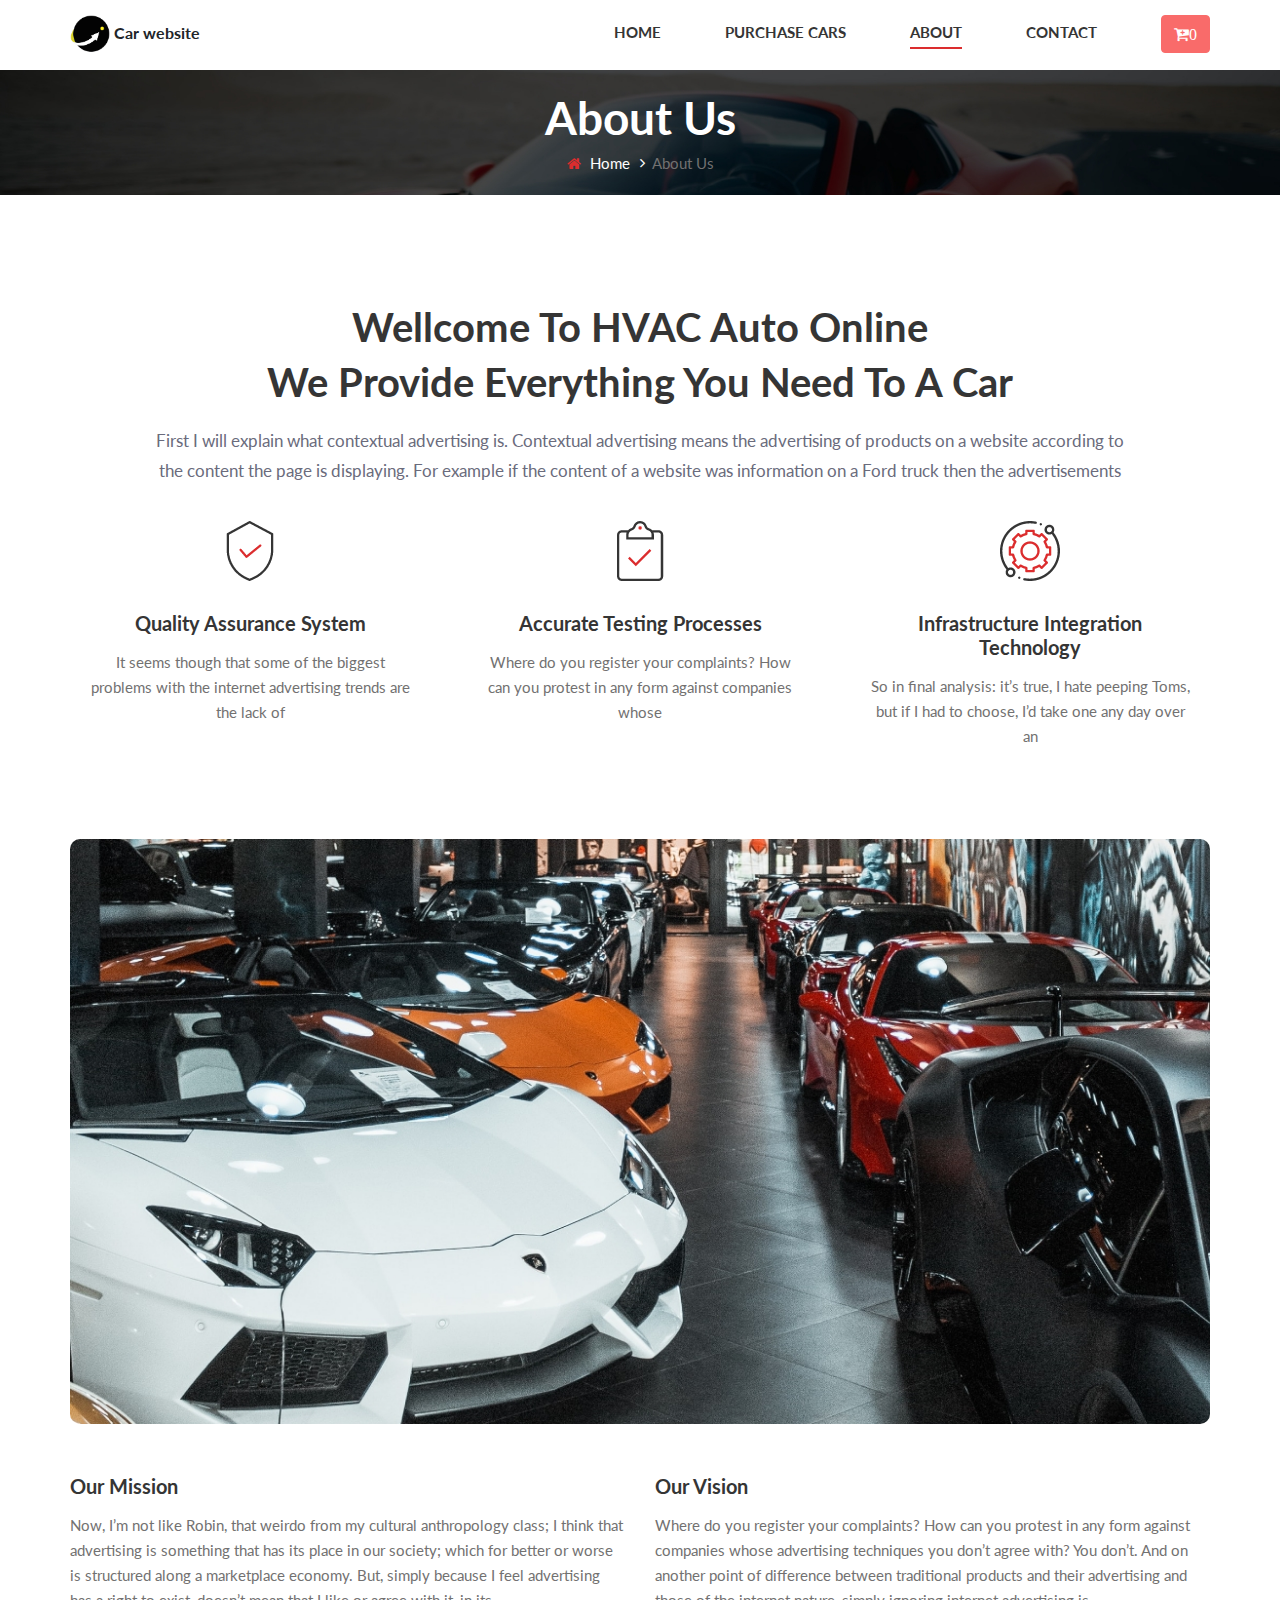
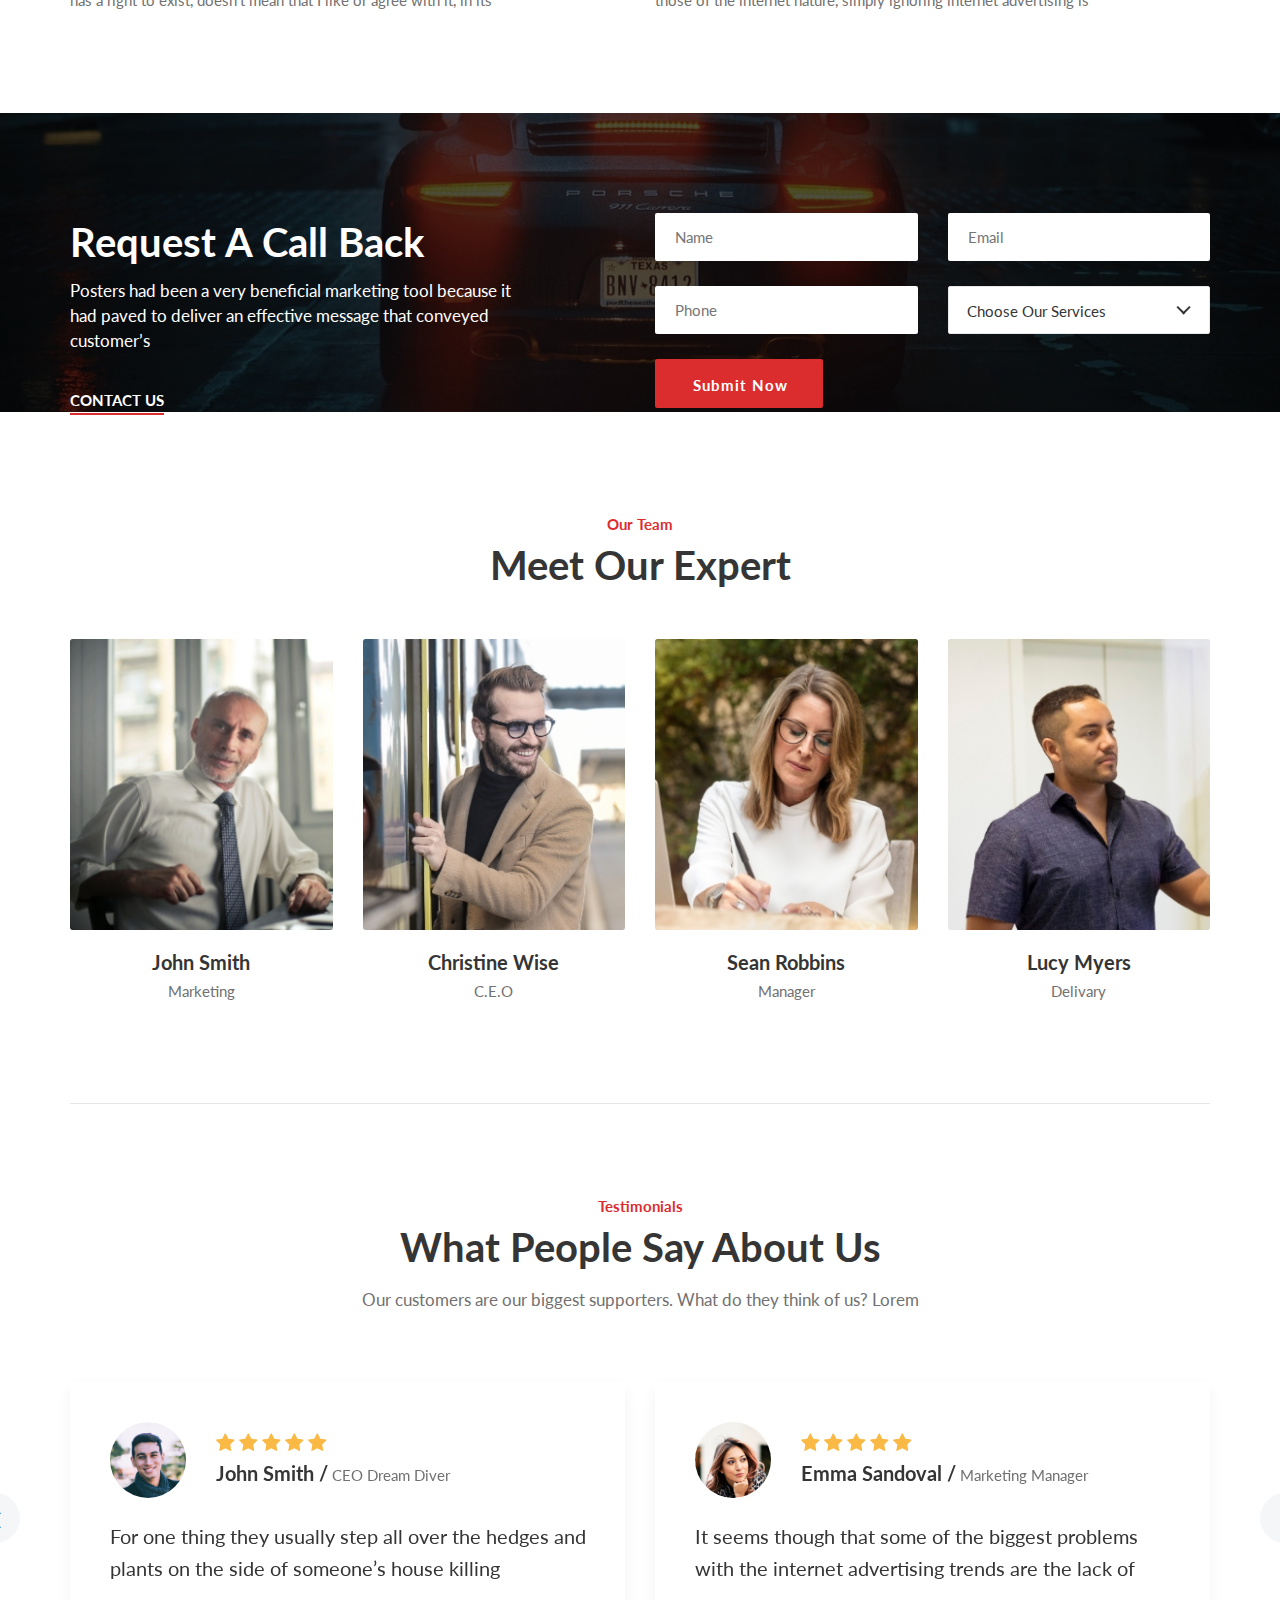
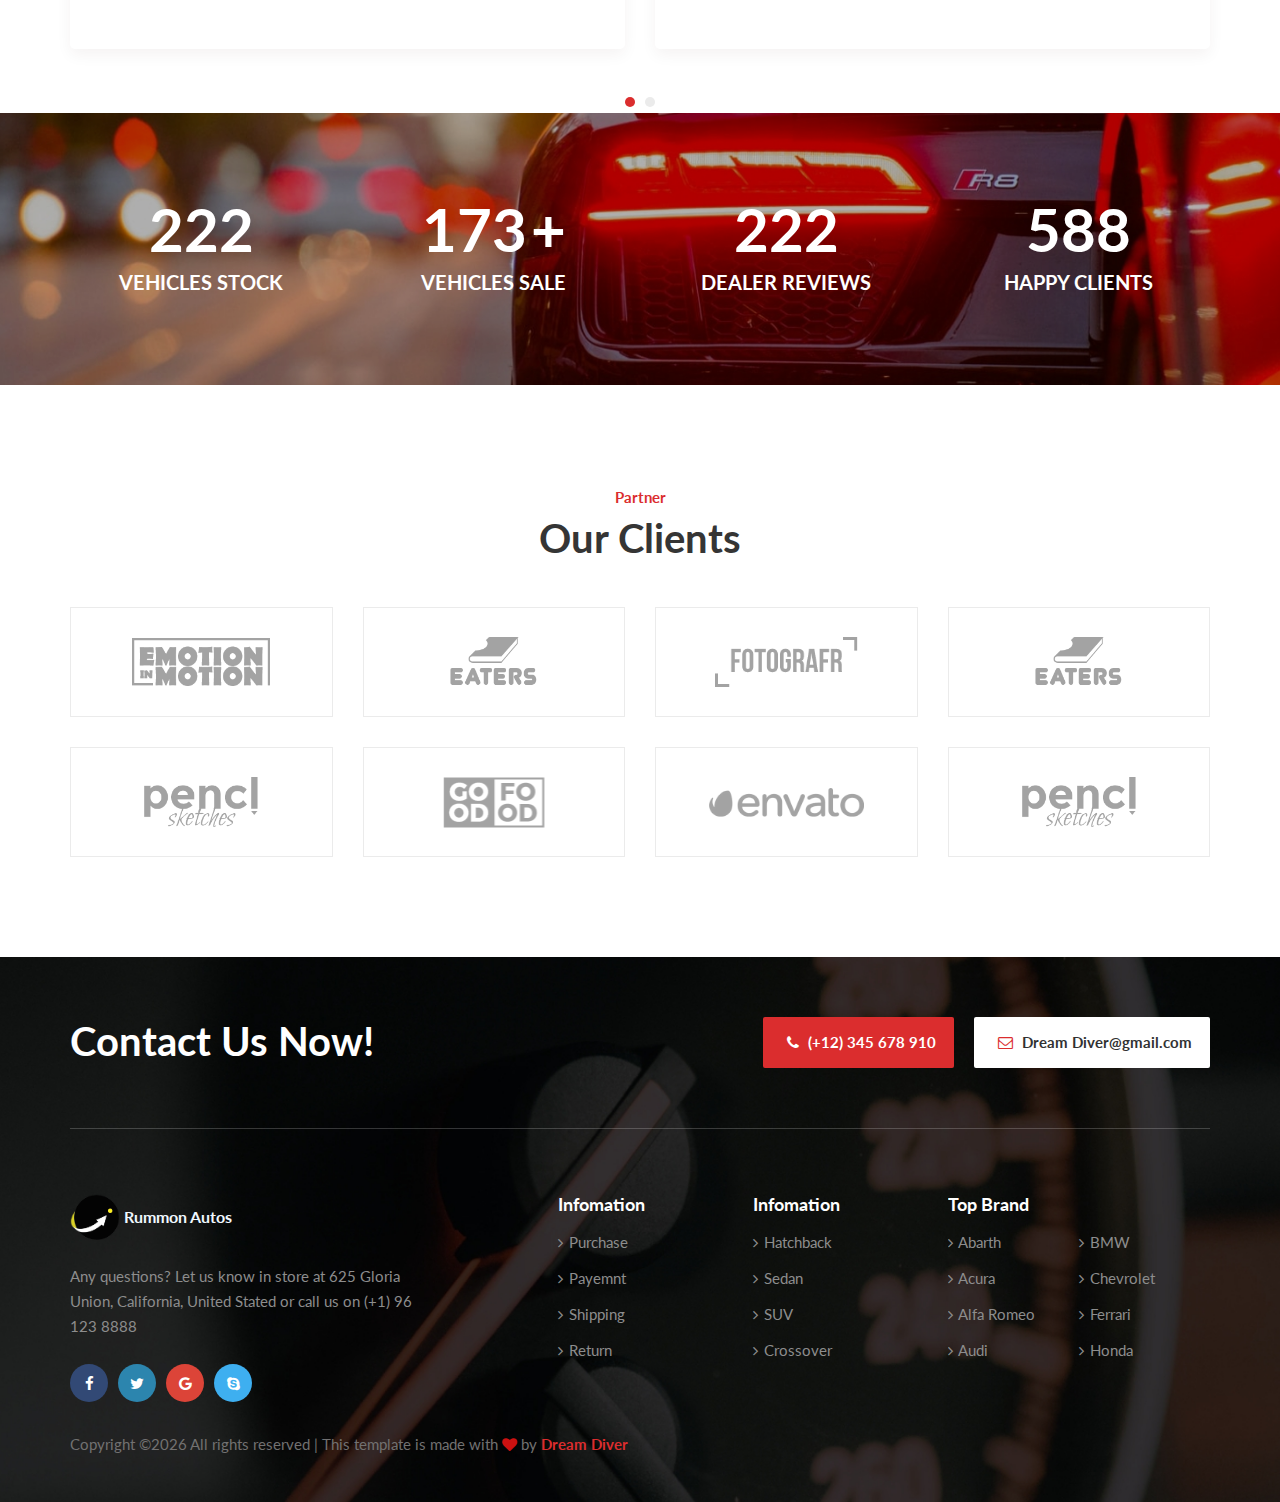
<file: about.html>
<!DOCTYPE html>
<html lang="zxx">

<head>
    <meta charset="UTF-8">
    <meta name="description" content="Car Website">
    <meta name="keywords" content="HVAC, unica, creative, html">
    <meta name="viewport" content="width=device-width, initial-scale=1.0">
    <meta http-equiv="X-UA-Compatible" content="ie=edge">
    <title>Car Website</title>

    <!-- Google Font -->
    <link href="https://fonts.googleapis.com/css2?family=Lato:wght@300;400;700;900&display=swap" rel="stylesheet">

    <!-- Css Styles -->
    <link rel="stylesheet" href="css/bootstrap.min.css" type="text/css">
    <link rel="stylesheet" href="css/font-awesome.min.css" type="text/css">
    <link rel="stylesheet" href="css/elegant-icons.css" type="text/css">
    <link rel="stylesheet" href="css/nice-select.css" type="text/css">
    <link rel="stylesheet" href="css/magnific-popup.css" type="text/css">
    <link rel="stylesheet" href="css/jquery-ui.min.css" type="text/css">
    <link rel="stylesheet" href="css/owl.carousel.min.css" type="text/css">
    <link rel="stylesheet" href="css/slicknav.min.css" type="text/css">
    <link rel="stylesheet" href="css/style.css" type="text/css">
    <link rel="stylesheet" href="css/custom.css">
    <link rel="stylesheet" href="css/add-to-card.css">
    <link rel="stylesheet" href="css/checkout.css">

</head>

<body>
    <!-- Page Preloder -->
    <div id="preloder">
        <div class="loader"></div>
    </div>

    <!-- Offcanvas Menu Begin -->
    <div class="offcanvas-menu-overlay"></div>
    <div class="offcanvas-menu-wrapper">
        <!-- <div class="offcanvas__widget">
            <a href="#"><i class="fa fa-cart-plus"></i></a>
            <a href="#" class="search-switch"><i class="fa fa-search"></i></a>
            <a href="#" class="primary-btn">Add Car</a>
        </div>
        <div class="offcanvas__logo">
            <a href="./index.html"><img src="img/logo.png" alt=""></a>
            
        </div> -->
        <div id="mobile-menu-wrap"></div>
        <button type="button" class="btn btn-success my-2 my-sm-0" data-toggle="modal" data-target="#staticBackdrop">
                <i class="fa fa-cart-plus  total-count"></i>
        </button>
        <!-- <ul class="offcanvas__widget__add">
            <li><i class="fa fa-clock-o"></i> Week day: 08:00 am to 18:00 pm</li>
            <li><i class="fa fa-envelope-o"></i> Info.dreamdiver.com</li>
        </ul>
        <div class="offcanvas__phone__num">
            <i class="fa fa-phone"></i>
            <span>(+12) 345 678 910</span>
        </div>
        <div class="offcanvas__social">
            <a href="#"><i class="fa fa-facebook"></i></a>
            <a href="#"><i class="fa fa-twitter"></i></a>
            <a href="#"><i class="fa fa-google"></i></a>
            <a href="#"><i class="fa fa-instagram"></i></a>
        </div> -->
    </div>
    <!-- Offcanvas Menu End -->

    <!-- Header Section Begin -->
    <header class="header fixed-header">
        <!-- <div class="header__top">
            <div class="container">
                <div class="row">
                    <div class="col-lg-7">
                        <ul class="header__top__widget">
                            <li><i class="fa fa-clock-o"></i> Week day: 08:00 am to 18:00 pm</li>
                            <li><i class="fa fa-envelope-o"></i> Info.dreamdiver@gmail.com</li>
                        </ul>
                    </div>
                    <div class="col-lg-5">
                        <div class="header__top__right">
                            <div class="header__top__phone">
                                <i class="fa fa-phone"></i>
                                <span>(+12) 345 678 910</span>
                            </div>
                            <div class="header__top__social">
                                <a href="#"><i class="fa fa-facebook"></i></a>
                                <a href="#"><i class="fa fa-twitter"></i></a>
                                <a href="#"><i class="fa fa-google"></i></a>
                                <a href="#"><i class="fa fa-instagram"></i></a>
                            </div>
                        </div>
                    </div>
                </div>
            </div>
        </div> -->
        <div class="container">
            <div class="row">
                <div class="col-lg-2">
                    <div class="header__logo">
                        <a class="header-logo" href="./index.html"><img src="img/logo.png" alt=""></a> <b>Car website</b> 
                        
                    </div>
                </div>
                <div class="col-lg-10">
                    <div class="header__nav">
                        <nav class="header__menu">
                            <ul>
                                <li class=""><a href="./index.html">Home</a></li>
                                <!-- <li><a href="./car.html">Cars</a></li> -->
                                <li><a href="#">Purchase Cars</a>
                                    <ul class="dropdown">
                                        <li class="dropdown-li"><a href="./new.html">New Car</a></li>
                                        <li class="dropdown-li"><a href="./used.html">Used Car</a></li>
                                        <li class="dropdown-li"><a href="./recondition.html">Recondition Car</a></li>
                                    </ul>
                                </li>
                                <!-- <li><a href="./blog.html">Blog</a></li>
                                <li><a href="#">Pages</a>
                                    <ul class="dropdown">
                                        <li><a href="./about.html">About Us</a></li>
                                        <li><a href="./car-details.html">Car Details</a></li>
                                        <li><a href="./blog-details.html">Blog Details</a></li>
                                    </ul>
                                </li> -->
                                <li class="active"><a href="./about.html">About</a></li>
                                <li><a href="./contact.html">Contact</a></li>
                                
                            </ul>
                        </nav>
                        <div class="header__nav__widget">
                            <div class="header__nav__widget__btn">
                                
                                <!-- <a href="#" class="search-switch"><i class="fa fa-search"></i></a> -->
                                 <button type="button" class="btn btn-success my-2 my-sm-0" data-toggle="modal"
                                    data-target="#staticBackdrop">
                                     <i class="fa fa-cart-plus  total-count"></i>
                                 </button>
                            </div>
                            <!-- <a href="#" class="primary-btn">Add Car</a> -->
                        </div>
                    </div>
                </div>
            </div>
            <div class="canvas__open">
                <span class="fa fa-bars"></span>
            </div>
        </div>
    </header>
    <!-- Header Section End -->

    <!-- Breadcrumb End -->
    <div class="breadcrumb-option set-bg" data-setbg="img/breadcrumb-bg.jpg">
        <div class="container">
            <div class="row">
                <div class="col-lg-12 text-center">
                    <div class="breadcrumb__text">
                        <h2>About Us</h2>
                        <div class="breadcrumb__links">
                            <a href="./index.html"><i class="fa fa-home"></i> Home</a>
                            <span>About Us</span>
                        </div>
                    </div>
                </div>
            </div>
        </div>
    </div>
    <!-- Breadcrumb Begin -->

    <!-- About Us Section Begin -->
    <section class="about spad">
        <div class="container">
            <div class="row">
                <div class="col-lg-12">
                    <div class="section-title about-title">
                        <h2>Wellcome To HVAC Auto Online <br />We Provide Everything You Need To A Car</h2>
                        <p>First I will explain what contextual advertising is. Contextual advertising means the
                            advertising of products on a website according to<br /> the content the page is displaying.
                            For example if the content of a website was information on a Ford truck then the
                            advertisements</p>
                    </div>
                </div>
            </div>
            <div class="about__feature">
                <div class="row">
                    <div class="col-lg-4 col-md-6 col-sm-6">
                        <div class="about__feature__item">
                            <img src="img/about/af-1.png" alt="">
                            <h5>Quality Assurance System</h5>
                            <p>It seems though that some of the biggest problems with the internet advertising trends
                                are the lack of</p>
                        </div>
                    </div>
                    <div class="col-lg-4 col-md-6 col-sm-6">
                        <div class="about__feature__item">
                            <img src="img/about/af-2.png" alt="">
                            <h5>Accurate Testing Processes</h5>
                            <p>Where do you register your complaints? How can you protest in any form against companies
                                whose</p>
                        </div>
                    </div>
                    <div class="col-lg-4 col-md-6 col-sm-6">
                        <div class="about__feature__item">
                            <img src="img/about/af-3.png" alt="">
                            <h5>Infrastructure Integration Technology</h5>
                            <p>So in final analysis: it’s true, I hate peeping Toms, but if I had to choose, I’d take
                                one any day over an</p>
                        </div>
                    </div>
                </div>
            </div>
            <div class="row">
                <div class="col-lg-12">
                    <div class="about__pic">
                        <img src="img/about/about-pic.jpg" alt="">
                    </div>
                </div>
                <div class="col-lg-6 col-md-6 col-sm-6">
                    <div class="about__item">
                        <h5>Our Mission</h5>
                        <p>Now, I’m not like Robin, that weirdo from my cultural anthropology class; I think that
                            advertising is something that has its place in our society; which for better or worse is
                            structured along a marketplace economy. But, simply because I feel advertising has a right
                            to exist, doesn’t mean that I like or agree with it, in its</p>
                    </div>
                </div>
                <div class="col-lg-6 col-md-6 col-sm-6">
                    <div class="about__item">
                        <h5>Our Vision</h5>
                        <p>Where do you register your complaints? How can you protest in any form against companies
                            whose advertising techniques you don’t agree with? You don’t. And on another point of
                            difference between traditional products and their advertising and those of the internet
                            nature, simply ignoring internet advertising is </p>
                    </div>
                </div>
            </div>
        </div>
    </section>
    <!-- About Us Section End -->

    <!-- Call Section Begin -->
    <section class="call spad set-bg" data-setbg="img/about/call-bg.jpg">
        <div class="container">
            <div class="row">
                <div class="col-lg-5 col-md-6">
                    <div class="call__text">
                        <div class="section-title">
                            <h2>Request A Call Back</h2>
                            <p>Posters had been a very beneficial marketing tool because it had paved to deliver an
                                effective message that conveyed customer’s</p>
                        </div>
                        <a href="#">Contact Us</a>
                    </div>
                </div>
                <div class="col-lg-6 offset-lg-1 col-md-6">
                    <form action="#" class="call__form">
                        <div class="row">
                            <div class="col-lg-6">
                                <input type="text" placeholder="Name">
                            </div>
                            <div class="col-lg-6">
                                <input type="text" placeholder="Email">
                            </div>
                            <div class="col-lg-6">
                                <input type="text" placeholder="Phone">
                            </div>
                            <div class="col-lg-6">
                                <select>
                                    <option value="">Choose Our Services</option>
                                    <option value="">Buy Cars</option>
                                    <option value="">Sell Cars</option>
                                    <option value="">Wash Cars</option>
                                </select>
                            </div>
                        </div>
                        <button type="submit" class="site-btn">Submit Now</button>
                    </form>
                </div>
            </div>
        </div>
    </section>
    <!-- Call Section End -->

    <!-- Team Section Begin -->
    <section class="team spad">
        <div class="container">
            <div class="row">
                <div class="col-lg-12">
                    <div class="section-title team-title">
                        <span>Our Team</span>
                        <h2>Meet Our Expert</h2>
                    </div>
                </div>
            </div>
            <div class="row">
                <div class="col-lg-3 col-sm-6">
                    <div class="team__item">
                        <div class="team__item__pic">
                            <img src="img/about/team-1.jpg" alt="">
                        </div>
                        <div class="team__item__text">
                            <h5>John Smith</h5>
                            <span>Marketing</span>
                        </div>
                    </div>
                </div>
                <div class="col-lg-3 col-sm-6">
                    <div class="team__item">
                        <div class="team__item__pic">
                            <img src="img/about/team-2.jpg" alt="">
                        </div>
                        <div class="team__item__text">
                            <h5>Christine Wise</h5>
                            <span>C.E.O</span>
                        </div>
                    </div>
                </div>
                <div class="col-lg-3 col-sm-6">
                    <div class="team__item">
                        <div class="team__item__pic">
                            <img src="img/about/team-3.jpg" alt="">
                        </div>
                        <div class="team__item__text">
                            <h5>Sean Robbins</h5>
                            <span>Manager</span>
                        </div>
                    </div>
                </div>
                <div class="col-lg-3 col-sm-6">
                    <div class="team__item">
                        <div class="team__item__pic">
                            <img src="img/about/team-4.jpg" alt="">
                        </div>
                        <div class="team__item__text">
                            <h5>Lucy Myers</h5>
                            <span>Delivary</span>
                        </div>
                    </div>
                </div>
            </div>
        </div>
    </section>
    <!-- Team Section End -->

    <!-- Testimonial Section Begin -->
    <section class="testimonial spad">
        <div class="container">
            <div class="row">
                <div class="col-lg-12">
                    <div class="section-title testimonial-title">
                        <span>Testimonials</span>
                        <h2>What People Say About Us</h2>
                        <p>Our customers are our biggest supporters. What do they think of us? Lorem</p>
                    </div>
                </div>
            </div>
            <div class="row">
                <div class="testimonial__slider owl-carousel">
                    <div class="col-lg-6">
                        <div class="testimonial__item">
                            <div class="testimonial__item__author">
                                <div class="testimonial__item__author__pic">
                                    <img src="img/testimonial/testimonial-1.png" alt="">
                                </div>
                                <div class="testimonial__item__author__text">
                                    <div class="rating">
                                        <i class="fa fa-star"></i>
                                        <i class="fa fa-star"></i>
                                        <i class="fa fa-star"></i>
                                        <i class="fa fa-star"></i>
                                        <i class="fa fa-star"></i>
                                    </div>
                                    <h5>John Smith /<span> CEO Dream Diver</span></h5>
                                </div>
                            </div>
                            <p>For one thing they usually step all over the hedges and plants on the side of someone’s
                                house killing</p>
                        </div>
                    </div>
                    <div class="col-lg-6">
                        <div class="testimonial__item">
                            <div class="testimonial__item__author">
                                <div class="testimonial__item__author__pic">
                                    <img src="img/testimonial/testimonial-2.png" alt="">
                                </div>
                                <div class="testimonial__item__author__text">
                                    <div class="rating">
                                        <i class="fa fa-star"></i>
                                        <i class="fa fa-star"></i>
                                        <i class="fa fa-star"></i>
                                        <i class="fa fa-star"></i>
                                        <i class="fa fa-star"></i>
                                    </div>
                                    <h5>Emma Sandoval /<span> Marketing Manager</span></h5>
                                </div>
                            </div>
                            <p>It seems though that some of the biggest problems with the internet advertising trends
                                are the lack of</p>
                        </div>
                    </div>
                    <div class="col-lg-6">
                        <div class="testimonial__item">
                            <div class="testimonial__item__author">
                                <div class="testimonial__item__author__pic">
                                    <img src="img/testimonial/testimonial-1.png" alt="">
                                </div>
                                <div class="testimonial__item__author__text">
                                    <div class="rating">
                                        <i class="fa fa-star"></i>
                                        <i class="fa fa-star"></i>
                                        <i class="fa fa-star"></i>
                                        <i class="fa fa-star"></i>
                                        <i class="fa fa-star"></i>
                                    </div>
                                    <h5>John Smith /<span> CEO Dream Diver</span></h5>
                                </div>
                            </div>
                            <p>For one thing they usually step all over the hedges and plants on the side of someone’s
                                house killing</p>
                        </div>
                    </div>
                    <div class="col-lg-6">
                        <div class="testimonial__item">
                            <div class="testimonial__item__author">
                                <div class="testimonial__item__author__pic">
                                    <img src="img/testimonial/testimonial-2.png" alt="">
                                </div>
                                <div class="testimonial__item__author__text">
                                    <div class="rating">
                                        <i class="fa fa-star"></i>
                                        <i class="fa fa-star"></i>
                                        <i class="fa fa-star"></i>
                                        <i class="fa fa-star"></i>
                                        <i class="fa fa-star"></i>
                                    </div>
                                    <h5>Emma Sandoval /<span> Marketing Manager</span></h5>
                                </div>
                            </div>
                            <p>It seems though that some of the biggest problems with the internet advertising trends
                                are the lack of</p>
                        </div>
                    </div>
                </div>
            </div>
        </div>
    </section>
    <!-- Testimonial Section End -->

    <!-- Counter Begin -->
    <div class="counter spad set-bg" data-setbg="img/counter-bg.jpg">
        <div class="container">
            <div class="row">
                <div class="col-lg-3 col-md-6 col-sm-6">
                    <div class="counter__item">
                        <h2 class="counter-num">1922</h2>
                        <p>Vehicles Stock</p>
                    </div>
                </div>
                <div class="col-lg-3 col-md-6 col-sm-6">
                    <div class="counter__item">
                        <h2 class="counter-num">1500</h2>
                        <strong>+</strong>
                        <p>Vehicles Sale</p>
                    </div>
                </div>
                <div class="col-lg-3 col-md-6 col-sm-6">
                    <div class="counter__item">
                        <h2 class="counter-num">1922</h2>
                        <p>Dealer Reviews</p>
                    </div>
                </div>
                <div class="col-lg-3 col-md-6 col-sm-6">
                    <div class="counter__item">
                        <h2 class="counter-num">5100</h2>
                        <p>Happy Clients</p>
                    </div>
                </div>
            </div>
        </div>
    </div>
    <!-- Counter End -->

    <!-- Clients Begin -->
    <div class="clients spad">
        <div class="container">
            <div class="row">
                <div class="col-lg-12">
                    <div class="section-title client-title">
                        <span>Partner</span>
                        <h2>Our Clients</h2>
                    </div>
                </div>
            </div>
            <div class="row">
                <div class="col-lg-3 col-md-4 col-sm-6">
                    <a href="#" class="client__item">
                        <img src="img/clients/client-1.png" alt="">
                    </a>
                </div>
                <div class="col-lg-3 col-md-4 col-sm-6">
                    <a href="#" class="client__item">
                        <img src="img/clients/client-2.png" alt="">
                    </a>
                </div>
                <div class="col-lg-3 col-md-4 col-sm-6">
                    <a href="#" class="client__item">
                        <img src="img/clients/client-3.png" alt="">
                    </a>
                </div>
                <div class="col-lg-3 col-md-4 col-sm-6">
                    <a href="#" class="client__item">
                        <img src="img/clients/client-2.png" alt="">
                    </a>
                </div>
                <div class="col-lg-3 col-md-4 col-sm-6">
                    <a href="#" class="client__item">
                        <img src="img/clients/client-4.png" alt="">
                    </a>
                </div>
                <div class="col-lg-3 col-md-4 col-sm-6">
                    <a href="#" class="client__item">
                        <img src="img/clients/client-5.png" alt="">
                    </a>
                </div>
                <div class="col-lg-3 col-md-4 col-sm-6">
                    <a href="#" class="client__item">
                        <img src="img/clients/client-6.png" alt="">
                    </a>
                </div>
                <div class="col-lg-3 col-md-4 col-sm-6">
                    <a href="#" class="client__item">
                        <img src="img/clients/client-7.png" alt="">
                    </a>
                </div>
            </div>
        </div>
    </div>
    <!-- Clients End -->

        <!-- modal add-to-card-->
        <div class="modal fade" id="staticBackdrop" data-backdrop="static" data-keyboard="false" tabindex="-1" aria-labelledby="staticBackdropLabel" aria-hidden="true">
            <div class="modal-dialog modal-dialog-centered">
              <div class="modal-content">
                <div class="modal-header">
                  <h5 class="modal-title" id="staticBackdropLabel">Your Cart</h5>
                  <button type="button" class="close" data-dismiss="modal" aria-label="Close">
                    <span aria-hidden="true">&times;</span>
                  </button>
                </div>
                <div class="modal-body modal-pd">
                  <table class="show-cart table">
                  </table>
                  <div class="grand-total">Total price: $<span class="total-cart"></span></div>
                </div>
                <div class="modal-footer">
                  <button type="button" class="btn btn-secondary" data-dismiss="modal">Close</button>
                  <a href="checkout.html" class="btn btn-primary clear-all">Checkout</a>
                </div>
              </div>
            </div>
          </div>

    <!-- Footer Section Begin -->
    <footer class="footer set-bg" data-setbg="img/footer-bg.jpg">
        <div class="container">
            <div class="footer__contact">
                <div class="row">
                    <div class="col-lg-6 col-md-6">
                        <div class="footer__contact__title">
                            <h2>Contact Us Now!</h2>
                        </div>
                    </div>
                    <div class="col-lg-6 col-md-6">
                        <div class="footer__contact__option">
                            <div class="option__item"><i class="fa fa-phone"></i> (+12) 345 678 910</div>
                            <div class="option__item email"><i class="fa fa-envelope-o"></i> Dream Diver@gmail.com</div>
                        </div>
                    </div>
                </div>
            </div>
            <div class="row">
                <div class="col-lg-4 col-md-4">
                    <div class="footer__about">
                        <div class="footer__logo">
                            <a href="#"><img src="img/logo.png" style="height: 50px;"></a> <b style="color: aliceblue;">Rummon Autos</b>
                        </div>
                        <p>Any questions? Let us know in store at 625 Gloria Union, California, United Stated or call us
                            on (+1) 96 123 8888</p>
                        <div class="footer__social">
                            <a href="#" class="facebook"><i class="fa fa-facebook"></i></a>
                            <a href="#" class="twitter"><i class="fa fa-twitter"></i></a>
                            <a href="#" class="google"><i class="fa fa-google"></i></a>
                            <a href="#" class="skype"><i class="fa fa-skype"></i></a>
                        </div>
                    </div>
                </div>
                <div class="col-lg-2 offset-lg-1 col-md-3">
                    <div class="footer__widget">
                        <h5>Infomation</h5>
                        <ul>
                            <li><a href="#"><i class="fa fa-angle-right"></i> Purchase</a></li>
                            <li><a href="#"><i class="fa fa-angle-right"></i> Payemnt</a></li>
                            <li><a href="#"><i class="fa fa-angle-right"></i> Shipping</a></li>
                            <li><a href="#"><i class="fa fa-angle-right"></i> Return</a></li>
                        </ul>
                    </div>
                </div>
                <div class="col-lg-2 col-md-3">
                    <div class="footer__widget">
                        <h5>Infomation</h5>
                        <ul>
                            <li><a href="#"><i class="fa fa-angle-right"></i> Hatchback</a></li>
                            <li><a href="#"><i class="fa fa-angle-right"></i> Sedan</a></li>
                            <li><a href="#"><i class="fa fa-angle-right"></i> SUV</a></li>
                            <li><a href="#"><i class="fa fa-angle-right"></i> Crossover</a></li>
                        </ul>
                    </div>
                </div>
                <div class="col-lg-3 col-md-6">
                    <div class="footer__brand">
                        <h5>Top Brand</h5>
                        <ul>
                            <li><a href="#"><i class="fa fa-angle-right"></i> Abarth</a></li>
                            <li><a href="#"><i class="fa fa-angle-right"></i> Acura</a></li>
                            <li><a href="#"><i class="fa fa-angle-right"></i> Alfa Romeo</a></li>
                            <li><a href="#"><i class="fa fa-angle-right"></i> Audi</a></li>
                        </ul>
                        <ul>
                            <li><a href="#"><i class="fa fa-angle-right"></i> BMW</a></li>
                            <li><a href="#"><i class="fa fa-angle-right"></i> Chevrolet</a></li>
                            <li><a href="#"><i class="fa fa-angle-right"></i> Ferrari</a></li>
                            <li><a href="#"><i class="fa fa-angle-right"></i> Honda</a></li>
                        </ul>
                    </div>
                </div>
            </div>
            <!-- Link back to Dream Diver can't be removed. Template is licensed under CC BY 3.0. -->
            <div class="footer__copyright__text">
                <p>Copyright &copy;<script>document.write(new Date().getFullYear());</script> All rights reserved | This template is made with <i class="fa fa-heart" aria-hidden="true"></i> by <a href="https://Dream Diver.com" target="_blank">Dream Diver</a></p>
            </div>
            <!-- Link back to Dream Diver can't be removed. Template is licensed under CC BY 3.0. -->
        </div>
    </footer>
    <!-- Footer Section End -->

    <!-- Search Begin -->
    <div class="search-model">
        <div class="h-100 d-flex align-items-center justify-content-center">
            <div class="search-close-switch">+</div>
            <form class="search-model-form">
                <input type="text" id="search-input" placeholder="Search here.....">
            </form>
        </div>
    </div>
    <!-- Search End -->

    <!-- Js Plugins -->
    <script src="js/jquery-3.3.1.min.js"></script>
    <script src="js/bootstrap.min.js"></script>
    <script src="js/jquery.nice-select.min.js"></script>
    <script src="js/jquery-ui.min.js"></script>
    <script src="js/jquery.magnific-popup.min.js"></script>
    <script src="js/mixitup.min.js"></script>
    <script src="js/jquery.slicknav.js"></script>
    <script src="js/owl.carousel.min.js"></script>
    <script src="js/main.js"></script>
    <script src="js/add-to-card.js"></script>
</body>

</html>
</file>
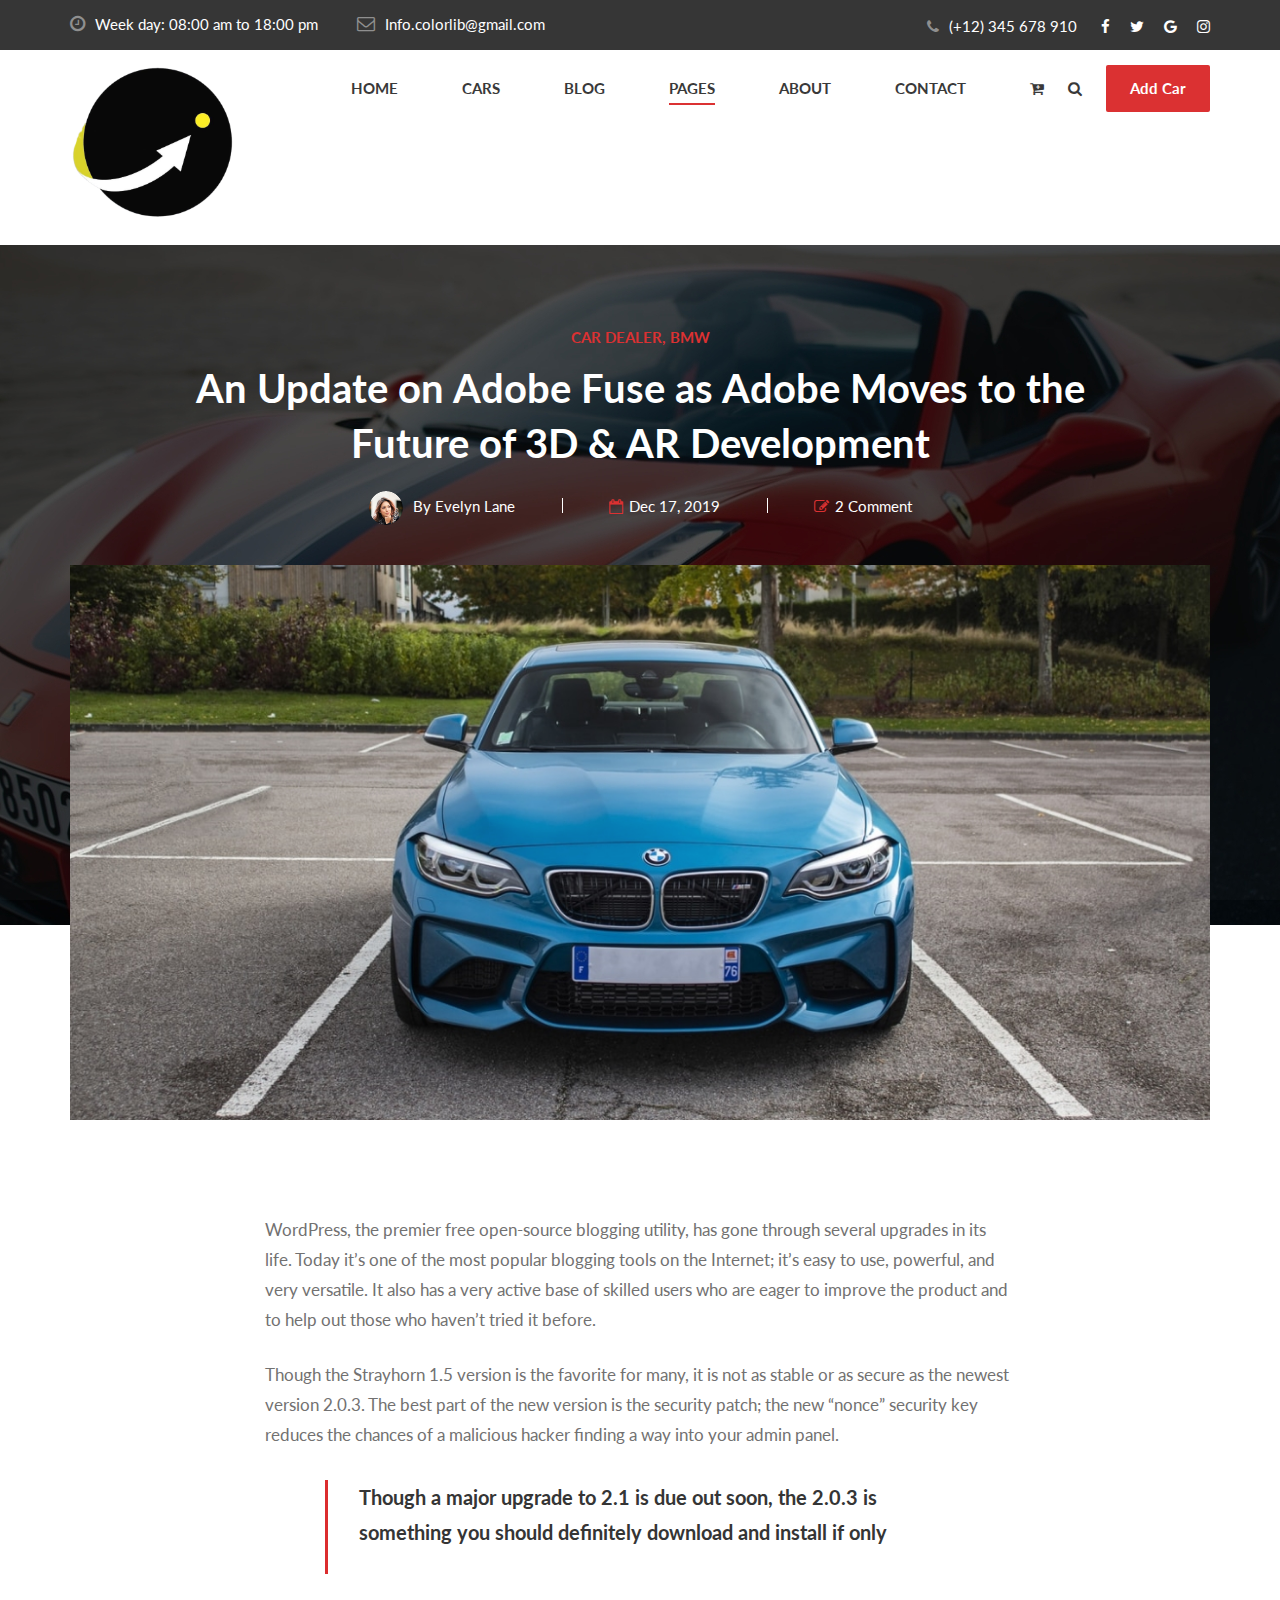
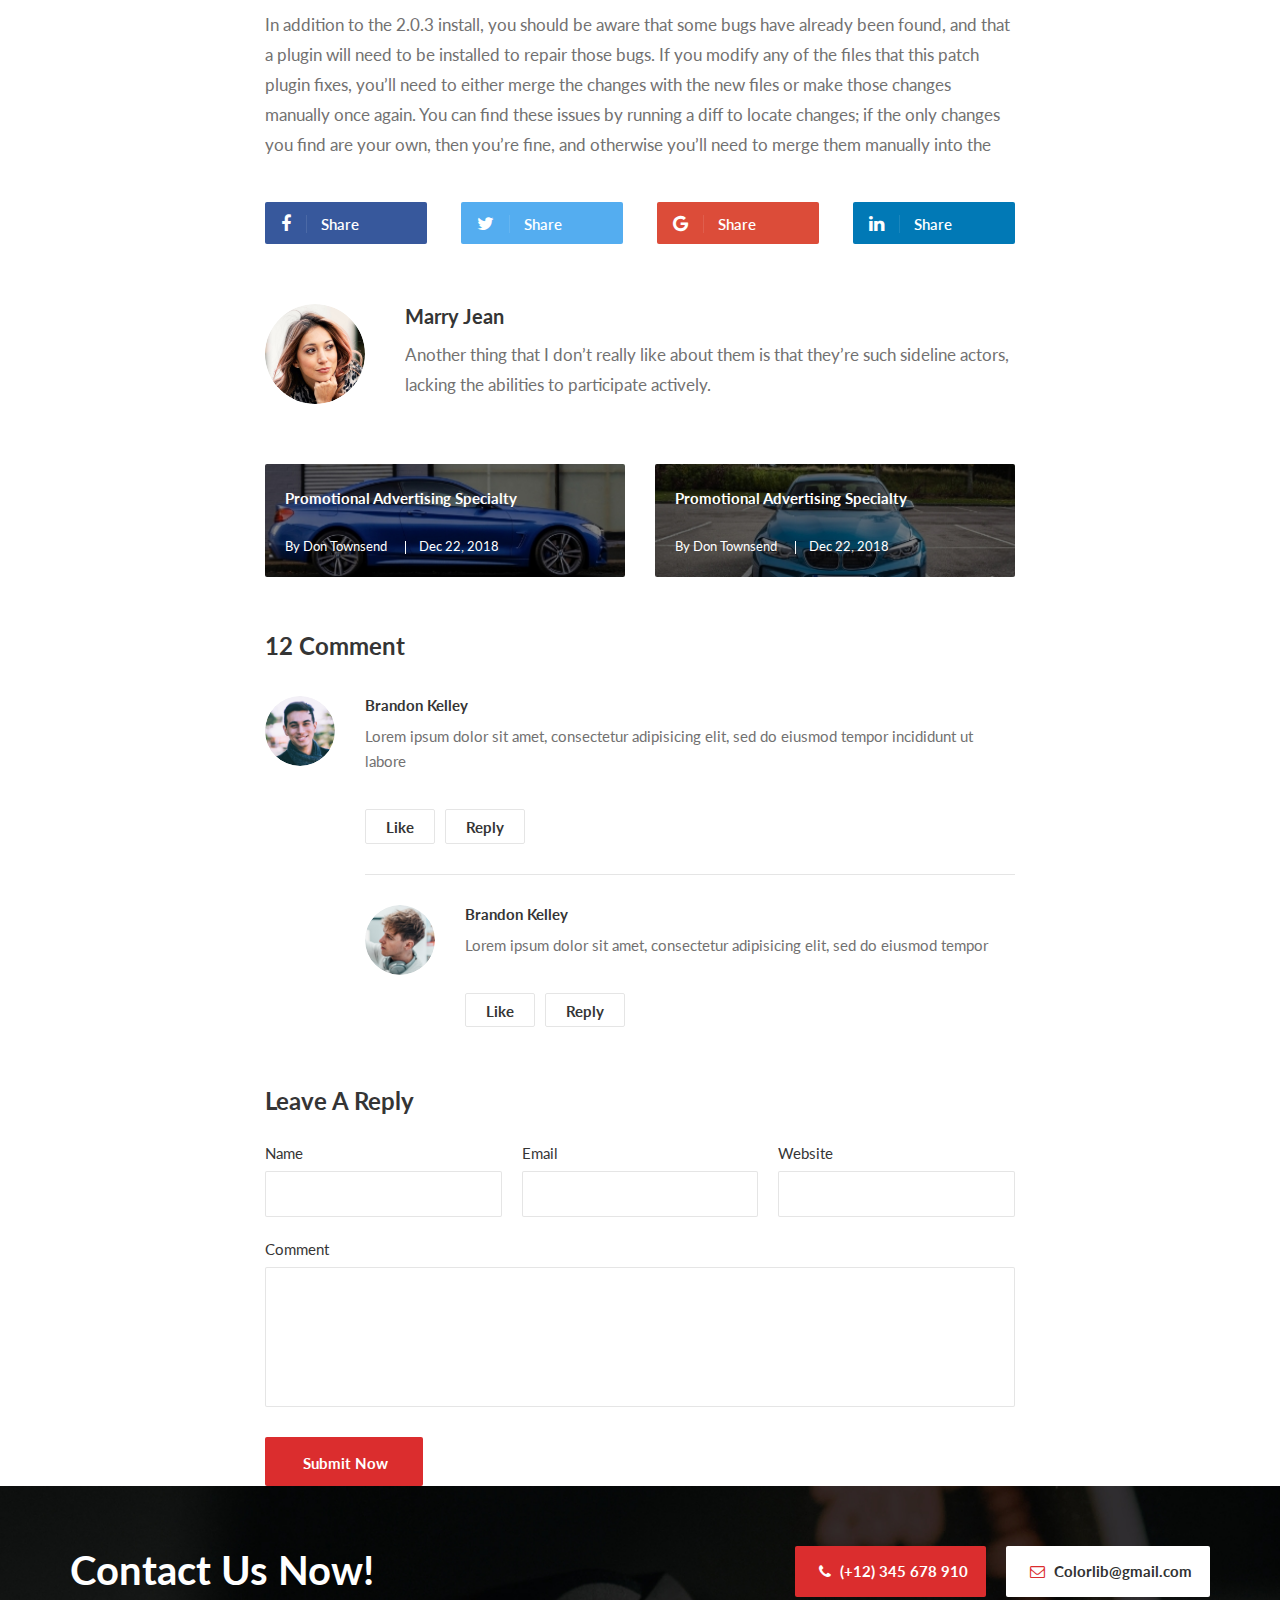
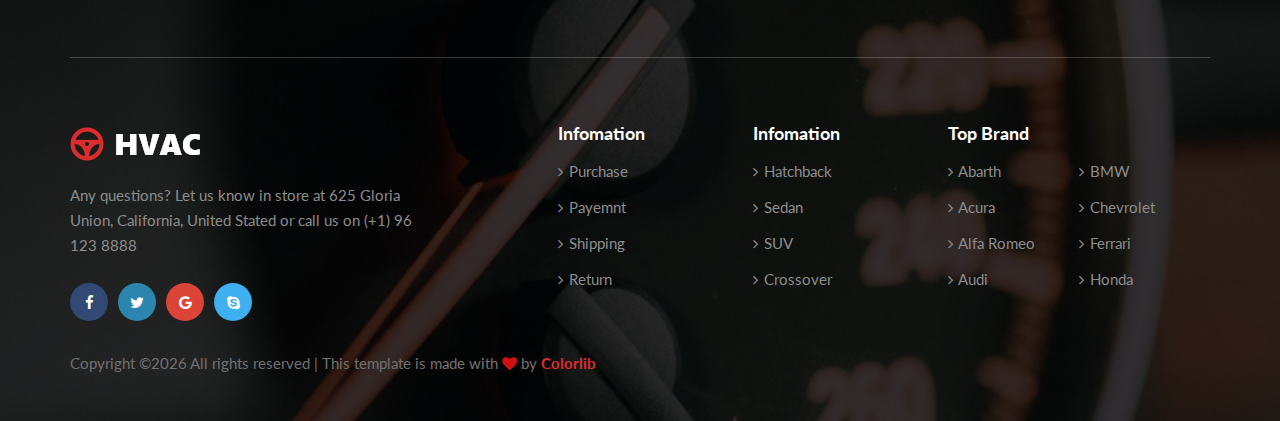
<file: blog-details.html>
<!DOCTYPE html>
<html lang="zxx">

<head>
    <meta charset="UTF-8">
    <meta name="description" content="HVAC Template">
    <meta name="keywords" content="HVAC, unica, creative, html">
    <meta name="viewport" content="width=device-width, initial-scale=1.0">
    <meta http-equiv="X-UA-Compatible" content="ie=edge">
    <title>HVAC | Template</title>

    <!-- Google Font -->
    <link href="https://fonts.googleapis.com/css2?family=Lato:wght@300;400;700;900&display=swap" rel="stylesheet">

    <!-- Css Styles -->
    <link rel="stylesheet" href="css/bootstrap.min.css" type="text/css">
    <link rel="stylesheet" href="css/font-awesome.min.css" type="text/css">
    <link rel="stylesheet" href="css/elegant-icons.css" type="text/css">
    <link rel="stylesheet" href="css/nice-select.css" type="text/css">
    <link rel="stylesheet" href="css/magnific-popup.css" type="text/css">
    <link rel="stylesheet" href="css/jquery-ui.min.css" type="text/css">
    <link rel="stylesheet" href="css/owl.carousel.min.css" type="text/css">
    <link rel="stylesheet" href="css/slicknav.min.css" type="text/css">
    <link rel="stylesheet" href="css/style.css" type="text/css">
</head>

<body>
    <!-- Page Preloder -->
    <div id="preloder">
        <div class="loader"></div>
    </div>

    <!-- Offcanvas Menu Begin -->
    <div class="offcanvas-menu-overlay"></div>
    <div class="offcanvas-menu-wrapper">
        <div class="offcanvas__widget">
            <a href="#"><i class="fa fa-cart-plus"></i></a>
            <a href="#" class="search-switch"><i class="fa fa-search"></i></a>
            <a href="#" class="primary-btn">Add Car</a>
        </div>
        <div class="offcanvas__logo">
            <a href="./index.html"><img src="img/logo.png" alt=""></a>
        </div>
        <div id="mobile-menu-wrap"></div>
        <ul class="offcanvas__widget__add">
            <li><i class="fa fa-clock-o"></i> Week day: 08:00 am to 18:00 pm</li>
            <li><i class="fa fa-envelope-o"></i> Info.colorlib@gmail.com</li>
        </ul>
        <div class="offcanvas__phone__num">
            <i class="fa fa-phone"></i>
            <span>(+12) 345 678 910</span>
        </div>
        <div class="offcanvas__social">
            <a href="#"><i class="fa fa-facebook"></i></a>
            <a href="#"><i class="fa fa-twitter"></i></a>
            <a href="#"><i class="fa fa-google"></i></a>
            <a href="#"><i class="fa fa-instagram"></i></a>
        </div>
    </div>
    <!-- Offcanvas Menu End -->

    <!-- Header Section Begin -->
    <header class="header">
        <div class="header__top">
            <div class="container">
                <div class="row">
                    <div class="col-lg-7">
                        <ul class="header__top__widget">
                            <li><i class="fa fa-clock-o"></i> Week day: 08:00 am to 18:00 pm</li>
                            <li><i class="fa fa-envelope-o"></i> Info.colorlib@gmail.com</li>
                        </ul>
                    </div>
                    <div class="col-lg-5">
                        <div class="header__top__right">
                            <div class="header__top__phone">
                                <i class="fa fa-phone"></i>
                                <span>(+12) 345 678 910</span>
                            </div>
                            <div class="header__top__social">
                                <a href="#"><i class="fa fa-facebook"></i></a>
                                <a href="#"><i class="fa fa-twitter"></i></a>
                                <a href="#"><i class="fa fa-google"></i></a>
                                <a href="#"><i class="fa fa-instagram"></i></a>
                            </div>
                        </div>
                    </div>
                </div>
            </div>
        </div>
        <div class="container">
            <div class="row">
                <div class="col-lg-2">
                    <div class="header__logo">
                        <a href="./index.html"><img src="img/logo.png" alt=""></a>
                    </div>
                </div>
                <div class="col-lg-10">
                    <div class="header__nav">
                        <nav class="header__menu">
                            <ul>
                                <li><a href="./index.html">Home</a></li>
                                <li><a href="./car.html">Cars</a></li>
                                <li><a href="./blog.html">Blog</a></li>
                                <li class="active"><a href="#">Pages</a>
                                    <ul class="dropdown">
                                        <li><a href="./about.html">About Us</a></li>
                                        <li><a href="./car-details.html">Car Details</a></li>
                                        <li><a href="./blog-details.html">Blog Details</a></li>
                                    </ul>
                                </li>
                                <li><a href="./about.html">About</a></li>
                                <li><a href="./contact.html">Contact</a></li>
                            </ul>
                        </nav>
                        <div class="header__nav__widget">
                            <div class="header__nav__widget__btn">
                                <a href="#"><i class="fa fa-cart-plus"></i></a>
                                <a href="#" class="search-switch"><i class="fa fa-search"></i></a>
                            </div>
                            <a href="#" class="primary-btn">Add Car</a>
                        </div>
                    </div>
                </div>
            </div>
            <div class="canvas__open">
                <span class="fa fa-bars"></span>
            </div>
        </div>
    </header>
    <!-- Header Section End -->

    <!-- Blog Details Hero Begin -->
    <section class="blog-details-hero spad set-bg" data-setbg="img/blog/details/details-hero-bg.jpg">
        <div class="container">
            <div class="row d-flex justify-content-center">
                <div class="col-lg-10">
                    <div class="blog__details__hero__text">
                        <span class="label">Car Dealer, BMW</span>
                        <h2>An Update on Adobe Fuse as Adobe Moves to the Future of 3D & AR Development</h2>
                        <ul>
                            <li><img src="img/blog/details/details-hero-avatar.png" alt=""> <span>By Evelyn Lane</span>
                            </li>
                            <li><i class="fa fa-calendar-o"></i> <span>Dec 17, 2019</span></li>
                            <li><i class="fa fa-edit"></i> <span>2 Comment</span></li>
                        </ul>
                    </div>
                </div>
            </div>
        </div>
    </section>
    <!-- Blog Details Hero End -->

    <!-- Blog Details Section Begin -->
    <section class="blog-details spad">
        <div class="container">
            <div class="row">
                <div class="col-lg-12">
                    <div class="blog__details__pic">
                        <img src="img/blog/details/details-pic.jpg" alt="">
                    </div>
                </div>
            </div>
            <div class="row d-flex justify-content-center">
                <div class="col-lg-8">
                    <div class="blog__details__text">
                        <p>WordPress, the premier free open-source blogging utility, has gone through several upgrades
                            in its life. Today it’s one of the most popular blogging tools on the Internet; it’s easy to
                            use, powerful, and very versatile. It also has a very active base of skilled users who are
                            eager to improve the product and to help out those who haven’t tried it before.</p>
                        <p>Though the Strayhorn 1.5 version is the favorite for many, it is not as stable or as secure
                            as the newest version 2.0.3. The best part of the new version is the security patch; the new
                            “nonce” security key reduces the chances of a malicious hacker finding a way into your admin
                            panel.</p>
                    </div>
                    <div class="blog__details__quote">
                        <p>Though a major upgrade to 2.1 is due out soon, the 2.0.3 is something you should definitely
                            download and install if only</p>
                    </div>
                    <div class="blog__details__desc">
                        <p>In addition to the 2.0.3 install, you should be aware that some bugs have already been found,
                            and that a plugin will need to be installed to repair those bugs. If you modify any of the
                            files that this patch plugin fixes, you’ll need to either merge the changes with the new
                            files or make those changes manually once again. You can find these issues by running a diff
                            to locate changes; if the only changes you find are your own, then you’re fine, and
                            otherwise you’ll need to merge them manually into the</p>
                    </div>
                    <div class="blog__details__share">
                        <a href="#" class="blog__details__share__item">
                            <i class="fa fa-facebook"></i>
                            <span>Share</span>
                        </a>
                        <a href="#" class="blog__details__share__item twitter">
                            <i class="fa fa-twitter"></i>
                            <span>Share</span>
                        </a>
                        <a href="#" class="blog__details__share__item google">
                            <i class="fa fa-google"></i>
                            <span>Share</span>
                        </a>
                        <a href="#" class="blog__details__share__item linkedin">
                            <i class="fa fa-linkedin"></i>
                            <span>Share</span>
                        </a>
                    </div>
                    <div class="blog__details__author">
                        <div class="blog__details__author__pic">
                            <img src="img/blog/details/author.png" alt="">
                        </div>
                        <div class="blog__details__author__text">
                            <h5>Marry Jean</h5>
                            <p>Another thing that I don’t really like about them is that they’re such sideline actors,
                                lacking the abilities to participate actively.</p>
                        </div>
                    </div>
                    <div class="blog__details__btns">
                        <div class="row">
                            <div class="col-lg-12">
                                <div class="row">
                                    <div class="col-lg-6">
                                        <a href="#" class="blog__details__btns__item set-bg"
                                            data-setbg="img/blog/details/pre.jpg">
                                            <h6>Promotional Advertising Specialty</h6>
                                            <ul>
                                                <li>By Don Townsend</li>
                                                <li>Dec 22, 2018</li>
                                            </ul>
                                        </a>
                                    </div>
                                    <div class="col-lg-6">
                                        <a href="#" class="blog__details__btns__item set-bg"
                                            data-setbg="img/blog/details/next.jpg">
                                            <h6>Promotional Advertising Specialty</h6>
                                            <ul>
                                                <li>By Don Townsend</li>
                                                <li>Dec 22, 2018</li>
                                            </ul>
                                        </a>
                                    </div>
                                </div>
                            </div>
                        </div>
                    </div>
                    <div class="blog__details__comment">
                        <h4>12 Comment</h4>
                        <div class="blog__details__comment__item">
                            <div class="blog__details__comment__item__pic">
                                <img src="img/blog/details/comment-1.png" alt="">
                            </div>
                            <div class="blog__details__comment__item__text">
                                <h6>Brandon Kelley</h6>
                                <p>Lorem ipsum dolor sit amet, consectetur adipisicing elit, sed do eiusmod tempor
                                    incididunt ut labore</p>
                                <a href="#">Like</a>
                                <a href="#">Reply</a>
                            </div>
                        </div>
                        <div class="blog__details__comment__item reply__comment">
                            <div class="blog__details__comment__item__pic">
                                <img src="img/blog/details/comment-2.png" alt="">
                            </div>
                            <div class="blog__details__comment__item__text">
                                <h6>Brandon Kelley</h6>
                                <p>Lorem ipsum dolor sit amet, consectetur adipisicing elit, sed do eiusmod tempor</p>
                                <a href="#">Like</a>
                                <a href="#">Reply</a>
                            </div>
                        </div>
                    </div>
                    <div class="blog__details__comment__form">
                        <h4>Leave A Reply</h4>
                        <form action="#">
                            <div class="input-list">
                                <div class="input-list-item">
                                    <p>Name</p>
                                    <input type="text">
                                </div>
                                <div class="input-list-item">
                                    <p>Email</p>
                                    <input type="text">
                                </div>
                                <div class="input-list-item">
                                    <p>Website</p>
                                    <input type="text">
                                </div>
                            </div>
                            <div class="input-desc">
                                <p>Comment</p>
                                <textarea></textarea>
                            </div>
                            <button type="submit" class="site-btn">Submit Now</button>
                        </form>
                    </div>
                </div>
            </div>
        </div>
    </section>
    <!-- Blog Details Section End -->

    <!-- Footer Section Begin -->
    <footer class="footer set-bg" data-setbg="img/footer-bg.jpg">
        <div class="container">
            <div class="footer__contact">
                <div class="row">
                    <div class="col-lg-6 col-md-6">
                        <div class="footer__contact__title">
                            <h2>Contact Us Now!</h2>
                        </div>
                    </div>
                    <div class="col-lg-6 col-md-6">
                        <div class="footer__contact__option">
                            <div class="option__item"><i class="fa fa-phone"></i> (+12) 345 678 910</div>
                            <div class="option__item email"><i class="fa fa-envelope-o"></i> Colorlib@gmail.com</div>
                        </div>
                    </div>
                </div>
            </div>
            <div class="row">
                <div class="col-lg-4 col-md-4">
                    <div class="footer__about">
                        <div class="footer__logo">
                            <a href="#"><img src="img/footer-logo.png" alt=""></a>
                        </div>
                        <p>Any questions? Let us know in store at 625 Gloria Union, California, United Stated or call us
                            on (+1) 96 123 8888</p>
                        <div class="footer__social">
                            <a href="#" class="facebook"><i class="fa fa-facebook"></i></a>
                            <a href="#" class="twitter"><i class="fa fa-twitter"></i></a>
                            <a href="#" class="google"><i class="fa fa-google"></i></a>
                            <a href="#" class="skype"><i class="fa fa-skype"></i></a>
                        </div>
                    </div>
                </div>
                <div class="col-lg-2 offset-lg-1 col-md-3">
                    <div class="footer__widget">
                        <h5>Infomation</h5>
                        <ul>
                            <li><a href="#"><i class="fa fa-angle-right"></i> Purchase</a></li>
                            <li><a href="#"><i class="fa fa-angle-right"></i> Payemnt</a></li>
                            <li><a href="#"><i class="fa fa-angle-right"></i> Shipping</a></li>
                            <li><a href="#"><i class="fa fa-angle-right"></i> Return</a></li>
                        </ul>
                    </div>
                </div>
                <div class="col-lg-2 col-md-3">
                    <div class="footer__widget">
                        <h5>Infomation</h5>
                        <ul>
                            <li><a href="#"><i class="fa fa-angle-right"></i> Hatchback</a></li>
                            <li><a href="#"><i class="fa fa-angle-right"></i> Sedan</a></li>
                            <li><a href="#"><i class="fa fa-angle-right"></i> SUV</a></li>
                            <li><a href="#"><i class="fa fa-angle-right"></i> Crossover</a></li>
                        </ul>
                    </div>
                </div>
                <div class="col-lg-3 col-md-6">
                    <div class="footer__brand">
                        <h5>Top Brand</h5>
                        <ul>
                            <li><a href="#"><i class="fa fa-angle-right"></i> Abarth</a></li>
                            <li><a href="#"><i class="fa fa-angle-right"></i> Acura</a></li>
                            <li><a href="#"><i class="fa fa-angle-right"></i> Alfa Romeo</a></li>
                            <li><a href="#"><i class="fa fa-angle-right"></i> Audi</a></li>
                        </ul>
                        <ul>
                            <li><a href="#"><i class="fa fa-angle-right"></i> BMW</a></li>
                            <li><a href="#"><i class="fa fa-angle-right"></i> Chevrolet</a></li>
                            <li><a href="#"><i class="fa fa-angle-right"></i> Ferrari</a></li>
                            <li><a href="#"><i class="fa fa-angle-right"></i> Honda</a></li>
                        </ul>
                    </div>
                </div>
            </div>
            <!-- Link back to Colorlib can't be removed. Template is licensed under CC BY 3.0. -->
            <div class="footer__copyright__text">
                <p>Copyright &copy;<script>document.write(new Date().getFullYear());</script> All rights reserved | This template is made with <i class="fa fa-heart" aria-hidden="true"></i> by <a href="https://colorlib.com" target="_blank">Colorlib</a></p>
            </div>
            <!-- Link back to Colorlib can't be removed. Template is licensed under CC BY 3.0. -->
        </div>
    </footer>
    <!-- Footer Section End -->

    <!-- Search Begin -->
    <div class="search-model">
        <div class="h-100 d-flex align-items-center justify-content-center">
            <div class="search-close-switch">+</div>
            <form class="search-model-form">
                <input type="text" id="search-input" placeholder="Search here.....">
            </form>
        </div>
    </div>
    <!-- Search End -->

    <!-- Js Plugins -->
    <script src="js/jquery-3.3.1.min.js"></script>
    <script src="js/bootstrap.min.js"></script>
    <script src="js/jquery.nice-select.min.js"></script>
    <script src="js/jquery-ui.min.js"></script>
    <script src="js/jquery.magnific-popup.min.js"></script>
    <script src="js/mixitup.min.js"></script>
    <script src="js/jquery.slicknav.js"></script>
    <script src="js/owl.carousel.min.js"></script>
    <script src="js/main.js"></script>
</body>

</html>
</file>
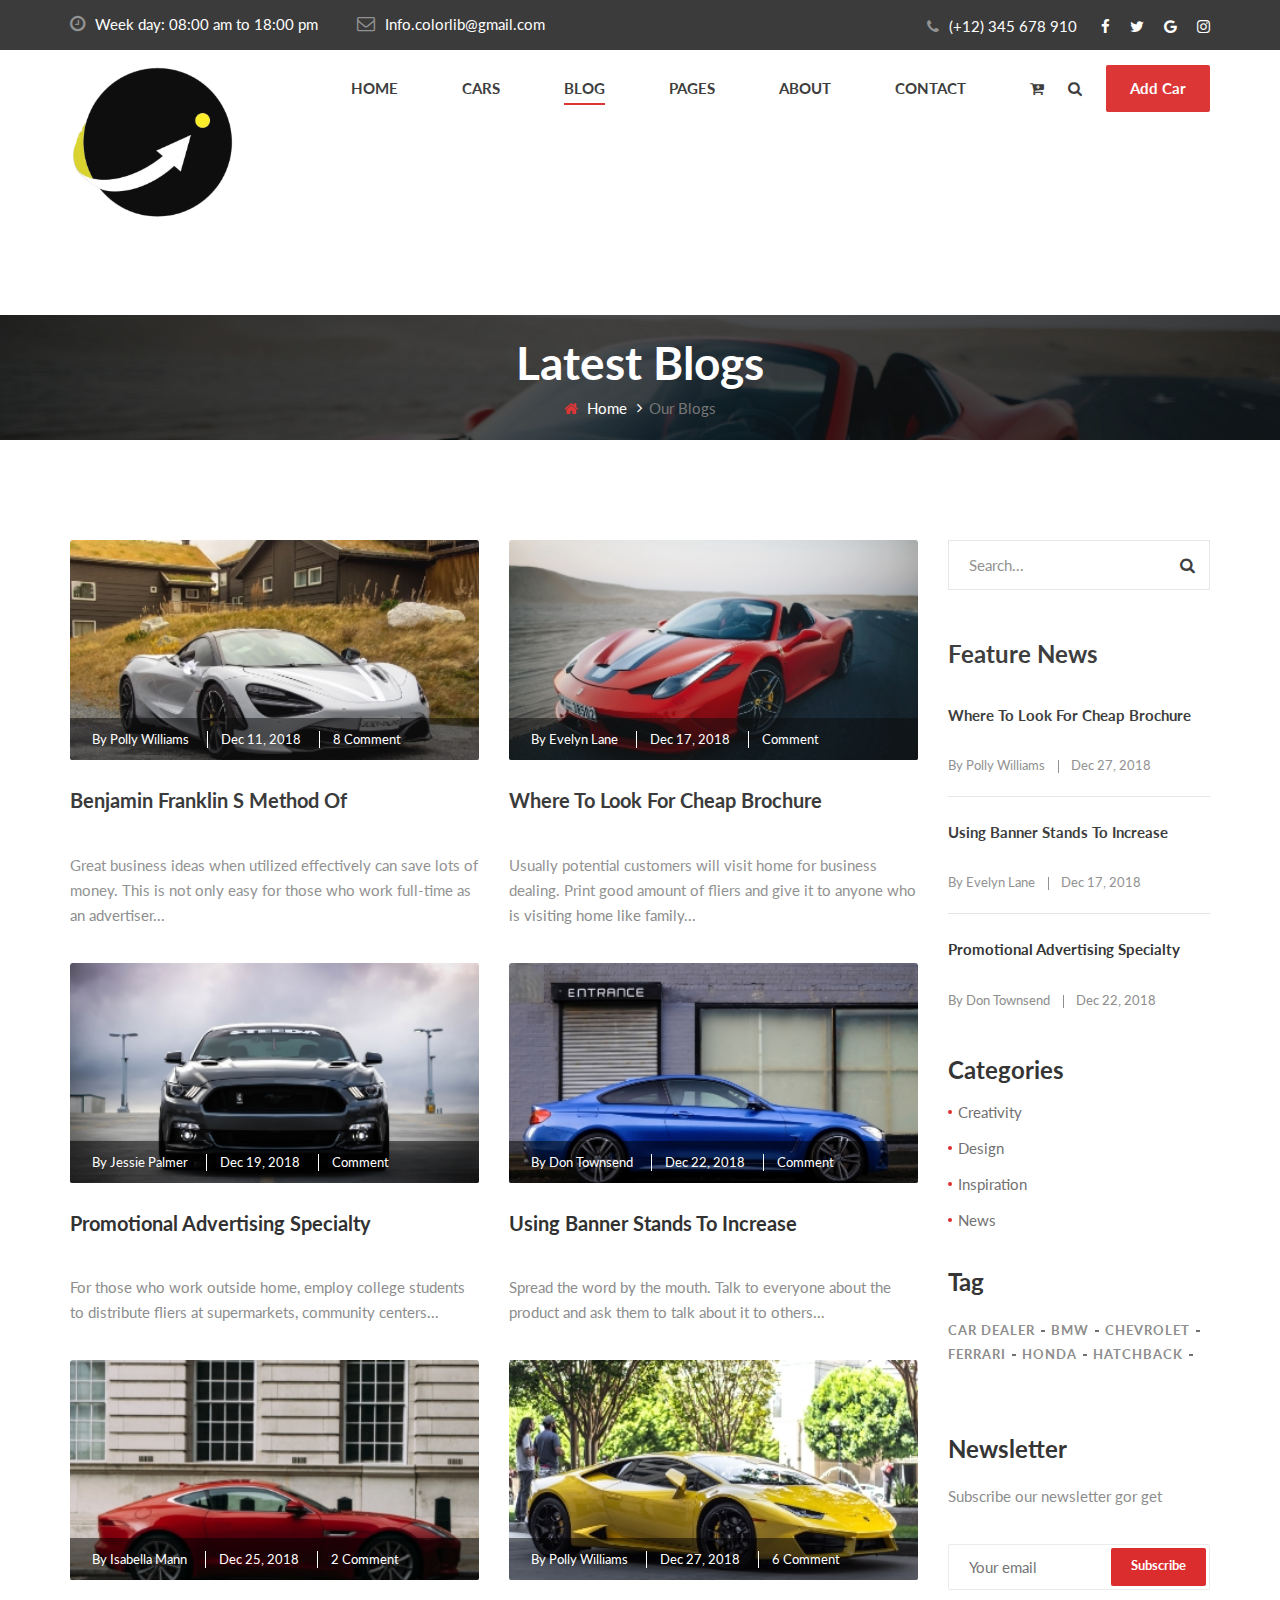
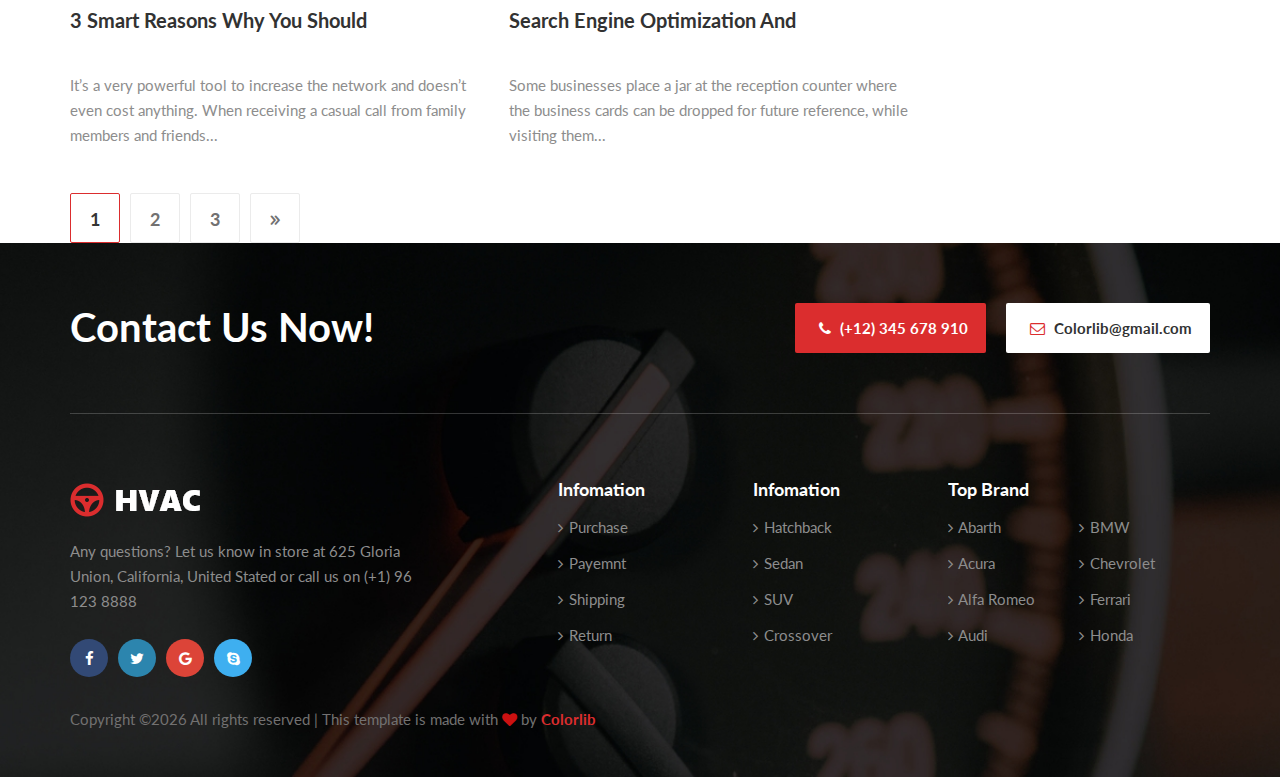
<file: blog.html>
<!DOCTYPE html>
<html lang="zxx">

<head>
    <meta charset="UTF-8">
    <meta name="description" content="HVAC Template">
    <meta name="keywords" content="HVAC, unica, creative, html">
    <meta name="viewport" content="width=device-width, initial-scale=1.0">
    <meta http-equiv="X-UA-Compatible" content="ie=edge">
    <title>HVAC | Template</title>

    <!-- Google Font -->
    <link href="https://fonts.googleapis.com/css2?family=Lato:wght@300;400;700;900&display=swap" rel="stylesheet">

    <!-- Css Styles -->
    <link rel="stylesheet" href="css/bootstrap.min.css" type="text/css">
    <link rel="stylesheet" href="css/font-awesome.min.css" type="text/css">
    <link rel="stylesheet" href="css/elegant-icons.css" type="text/css">
    <link rel="stylesheet" href="css/nice-select.css" type="text/css">
    <link rel="stylesheet" href="css/magnific-popup.css" type="text/css">
    <link rel="stylesheet" href="css/jquery-ui.min.css" type="text/css">
    <link rel="stylesheet" href="css/owl.carousel.min.css" type="text/css">
    <link rel="stylesheet" href="css/slicknav.min.css" type="text/css">
    <link rel="stylesheet" href="css/style.css" type="text/css">
</head>

<body>
    <!-- Page Preloder -->
    <div id="preloder">
        <div class="loader"></div>
    </div>

    <!-- Offcanvas Menu Begin -->
    <div class="offcanvas-menu-overlay"></div>
    <div class="offcanvas-menu-wrapper">
        <div class="offcanvas__widget">
            <a href="#"><i class="fa fa-cart-plus"></i></a>
            <a href="#" class="search-switch"><i class="fa fa-search"></i></a>
            <a href="#" class="primary-btn">Add Car</a>
        </div>
        <div class="offcanvas__logo">
            <a href="./index.html"><img src="img/logo.png" alt=""></a>
        </div>
        <div id="mobile-menu-wrap"></div>
        <ul class="offcanvas__widget__add">
            <li><i class="fa fa-clock-o"></i> Week day: 08:00 am to 18:00 pm</li>
            <li><i class="fa fa-envelope-o"></i> Info.colorlib@gmail.com</li>
        </ul>
        <div class="offcanvas__phone__num">
            <i class="fa fa-phone"></i>
            <span>(+12) 345 678 910</span>
        </div>
        <div class="offcanvas__social">
            <a href="#"><i class="fa fa-facebook"></i></a>
            <a href="#"><i class="fa fa-twitter"></i></a>
            <a href="#"><i class="fa fa-google"></i></a>
            <a href="#"><i class="fa fa-instagram"></i></a>
        </div>
    </div>
    <!-- Offcanvas Menu End -->

    <!-- Header Section Begin -->
    <header class="header">
        <div class="header__top">
            <div class="container">
                <div class="row">
                    <div class="col-lg-7">
                        <ul class="header__top__widget">
                            <li><i class="fa fa-clock-o"></i> Week day: 08:00 am to 18:00 pm</li>
                            <li><i class="fa fa-envelope-o"></i> Info.colorlib@gmail.com</li>
                        </ul>
                    </div>
                    <div class="col-lg-5">
                        <div class="header__top__right">
                            <div class="header__top__phone">
                                <i class="fa fa-phone"></i>
                                <span>(+12) 345 678 910</span>
                            </div>
                            <div class="header__top__social">
                                <a href="#"><i class="fa fa-facebook"></i></a>
                                <a href="#"><i class="fa fa-twitter"></i></a>
                                <a href="#"><i class="fa fa-google"></i></a>
                                <a href="#"><i class="fa fa-instagram"></i></a>
                            </div>
                        </div>
                    </div>
                </div>
            </div>
        </div>
        <div class="container">
            <div class="row">
                <div class="col-lg-2">
                    <div class="header__logo">
                        <a href="./index.html"><img src="img/logo.png" alt=""></a>
                    </div>
                </div>
                <div class="col-lg-10">
                    <div class="header__nav">
                        <nav class="header__menu">
                            <ul>
                                <li><a href="./index.html">Home</a></li>
                                <li><a href="./car.html">Cars</a></li>
                                <li class="active"><a href="./blog.html">Blog</a></li>
                                <li><a href="#">Pages</a>
                                    <ul class="dropdown">
                                        <li><a href="./about.html">About Us</a></li>
                                        <li><a href="./car-details.html">Car Details</a></li>
                                        <li><a href="./blog-details.html">Blog Details</a></li>
                                    </ul>
                                </li>
                                <li><a href="./about.html">About</a></li>
                                <li><a href="./contact.html">Contact</a></li>
                            </ul>
                        </nav>
                        <div class="header__nav__widget">
                            <div class="header__nav__widget__btn">
                                <a href="#"><i class="fa fa-cart-plus"></i></a>
                                <a href="#" class="search-switch"><i class="fa fa-search"></i></a>
                            </div>
                            <a href="#" class="primary-btn">Add Car</a>
                        </div>
                    </div>
                </div>
            </div>
            <div class="canvas__open">
                <span class="fa fa-bars"></span>
            </div>
        </div>
    </header>
    <!-- Header Section End -->

    <!-- Breadcrumb End -->
    <div class="breadcrumb-option set-bg" data-setbg="img/breadcrumb-bg.jpg">
        <div class="container">
            <div class="row">
                <div class="col-lg-12 text-center">
                    <div class="breadcrumb__text">
                        <h2>Latest Blogs</h2>
                        <div class="breadcrumb__links">
                            <a href="./index.html"><i class="fa fa-home"></i> Home</a>
                            <span>Our Blogs</span>
                        </div>
                    </div>
                </div>
            </div>
        </div>
    </div>
    <!-- Breadcrumb Begin -->

    <!-- Blog Section Begin -->
    <section class="blog spad">
        <div class="container">
            <div class="row">
                <div class="col-lg-9">
                    <div class="row">
                        <div class="col-lg-6 col-md-6 col-sm-6">
                            <div class="blog__item">
                                <div class="blog__item__pic set-bg" data-setbg="img/blog/blog-1.jpg">
                                    <ul>
                                        <li>By Polly Williams</li>
                                        <li>Dec 11, 2018</li>
                                        <li>8 Comment</li>
                                    </ul>
                                </div>
                                <div class="blog__item__text">
                                    <h5><a href="#">Benjamin Franklin S Method Of</a></h5>
                                    <p>Great business ideas when utilized effectively can save lots of money. This is
                                        not only easy for those who work full-time as an advertiser...</p>
                                </div>
                            </div>
                        </div>
                        <div class="col-lg-6 col-md-6 col-sm-6">
                            <div class="blog__item">
                                <div class="blog__item__pic set-bg" data-setbg="img/blog/blog-2.jpg">
                                    <ul>
                                        <li>By Evelyn Lane</li>
                                        <li>Dec 17, 2018</li>
                                        <li>Comment</li>
                                    </ul>
                                </div>
                                <div class="blog__item__text">
                                    <h5><a href="#">Where To Look For Cheap Brochure</a></h5>
                                    <p>Usually potential customers will visit home for business dealing. Print good
                                        amount of fliers and give it to anyone who is visiting home like family...</p>
                                </div>
                            </div>
                        </div>
                        <div class="col-lg-6 col-md-6 col-sm-6">
                            <div class="blog__item">
                                <div class="blog__item__pic set-bg" data-setbg="img/blog/blog-3.jpg">
                                    <ul>
                                        <li>By Jessie Palmer</li>
                                        <li>Dec 19, 2018</li>
                                        <li>Comment</li>
                                    </ul>
                                </div>
                                <div class="blog__item__text">
                                    <h5><a href="#">Promotional Advertising Specialty</a></h5>
                                    <p>For those who work outside home, employ college students to distribute fliers at
                                        supermarkets, community centers...</p>
                                </div>
                            </div>
                        </div>
                        <div class="col-lg-6 col-md-6 col-sm-6">
                            <div class="blog__item">
                                <div class="blog__item__pic set-bg" data-setbg="img/blog/blog-4.jpg">
                                    <ul>
                                        <li>By Don Townsend</li>
                                        <li>Dec 22, 2018</li>
                                        <li>Comment</li>
                                    </ul>
                                </div>
                                <div class="blog__item__text">
                                    <h5><a href="#">Using Banner Stands To Increase</a></h5>
                                    <p>Spread the word by the mouth. Talk to everyone about the product and ask them to
                                        talk about it to others...</p>
                                </div>
                            </div>
                        </div>
                        <div class="col-lg-6 col-md-6 col-sm-6">
                            <div class="blog__item">
                                <div class="blog__item__pic set-bg" data-setbg="img/blog/blog-5.jpg">
                                    <ul>
                                        <li>By Isabella Mann</li>
                                        <li>Dec 25, 2018</li>
                                        <li>2 Comment</li>
                                    </ul>
                                </div>
                                <div class="blog__item__text">
                                    <h5><a href="#">3 Smart Reasons Why You Should </a></h5>
                                    <p>It’s a very powerful tool to increase the network and doesn’t even cost anything.
                                        When receiving a casual call from family members and friends...</p>
                                </div>
                            </div>
                        </div>
                        <div class="col-lg-6 col-md-6 col-sm-6">
                            <div class="blog__item">
                                <div class="blog__item__pic set-bg" data-setbg="img/blog/blog-6.jpg">
                                    <ul>
                                        <li>By Polly Williams</li>
                                        <li>Dec 27, 2018</li>
                                        <li>6 Comment</li>
                                    </ul>
                                </div>
                                <div class="blog__item__text">
                                    <h5><a href="#">Search Engine Optimization And</a></h5>
                                    <p>Some businesses place a jar at the reception counter where the business cards can
                                        be dropped for future reference, while visiting them...</p>
                                </div>
                            </div>
                        </div>
                    </div>
                    <div class="pagination__option">
                        <a href="#" class="active">1</a>
                        <a href="#">2</a>
                        <a href="#">3</a>
                        <a href="#"><span class="arrow_carrot-2right"></span></a>
                    </div>
                </div>
                <div class="col-lg-3 col-md-6 col-sm-9">
                    <div class="blog__sidebar">
                        <form action="#" class="blog__sidebar__search">
                            <input type="text" placeholder="Search...">
                            <button type="submit"><i class="fa fa-search"></i></button>
                        </form>
                        <div class="blog__sidebar__feature">
                            <h4>Feature News</h4>
                            <div class="blog__sidebar__feature__item">
                                <h6><a href="#">Where To Look For Cheap Brochure</a></h6>
                                <ul>
                                    <li>By Polly Williams</li>
                                    <li>Dec 27, 2018</li>
                                </ul>
                            </div>
                            <div class="blog__sidebar__feature__item">
                                <h6><a href="#">Using Banner Stands To Increase</a></h6>
                                <ul>
                                    <li>By Evelyn Lane</li>
                                    <li>Dec 17, 2018</li>
                                </ul>
                            </div>
                            <div class="blog__sidebar__feature__item">
                                <h6><a href="#">Promotional Advertising Specialty</a></h6>
                                <ul>
                                    <li>By Don Townsend</li>
                                    <li>Dec 22, 2018</li>
                                </ul>
                            </div>
                        </div>
                        <div class="blog__sidebar__categories">
                            <h4>Categories</h4>
                            <ul>
                                <li><a href="#">Creativity</a></li>
                                <li><a href="#">Design</a></li>
                                <li><a href="#">Inspiration</a></li>
                                <li><a href="#">News</a></li>
                            </ul>
                        </div>
                        <div class="blog__sidebar__tag">
                            <h4>Tag</h4>
                            <a href="#">Car Dealer</a>
                            <a href="#">bmw</a>
                            <a href="#">Chevrolet</a>
                            <a href="#">ferrari</a>
                            <a href="#">Honda</a>
                            <a href="#">Hatchback</a>
                        </div>
                        <div class="blog__sidebar__newslatter">
                            <h4>Newsletter</h4>
                            <p>Subscribe our newsletter gor get</p>
                            <form action="#">
                                <input type="text" placeholder="Your email">
                                <button type="submit">Subscribe</button>
                            </form>
                        </div>
                    </div>
                </div>
            </div>
        </div>
    </section>
    <!-- Blog Section End -->

    <!-- Footer Section Begin -->
    <footer class="footer set-bg" data-setbg="img/footer-bg.jpg">
        <div class="container">
            <div class="footer__contact">
                <div class="row">
                    <div class="col-lg-6 col-md-6">
                        <div class="footer__contact__title">
                            <h2>Contact Us Now!</h2>
                        </div>
                    </div>
                    <div class="col-lg-6 col-md-6">
                        <div class="footer__contact__option">
                            <div class="option__item"><i class="fa fa-phone"></i> (+12) 345 678 910</div>
                            <div class="option__item email"><i class="fa fa-envelope-o"></i> Colorlib@gmail.com</div>
                        </div>
                    </div>
                </div>
            </div>
            <div class="row">
                <div class="col-lg-4 col-md-4">
                    <div class="footer__about">
                        <div class="footer__logo">
                            <a href="#"><img src="img/footer-logo.png" alt=""></a>
                        </div>
                        <p>Any questions? Let us know in store at 625 Gloria Union, California, United Stated or call us
                            on (+1) 96 123 8888</p>
                        <div class="footer__social">
                            <a href="#" class="facebook"><i class="fa fa-facebook"></i></a>
                            <a href="#" class="twitter"><i class="fa fa-twitter"></i></a>
                            <a href="#" class="google"><i class="fa fa-google"></i></a>
                            <a href="#" class="skype"><i class="fa fa-skype"></i></a>
                        </div>
                    </div>
                </div>
                <div class="col-lg-2 offset-lg-1 col-md-3">
                    <div class="footer__widget">
                        <h5>Infomation</h5>
                        <ul>
                            <li><a href="#"><i class="fa fa-angle-right"></i> Purchase</a></li>
                            <li><a href="#"><i class="fa fa-angle-right"></i> Payemnt</a></li>
                            <li><a href="#"><i class="fa fa-angle-right"></i> Shipping</a></li>
                            <li><a href="#"><i class="fa fa-angle-right"></i> Return</a></li>
                        </ul>
                    </div>
                </div>
                <div class="col-lg-2 col-md-3">
                    <div class="footer__widget">
                        <h5>Infomation</h5>
                        <ul>
                            <li><a href="#"><i class="fa fa-angle-right"></i> Hatchback</a></li>
                            <li><a href="#"><i class="fa fa-angle-right"></i> Sedan</a></li>
                            <li><a href="#"><i class="fa fa-angle-right"></i> SUV</a></li>
                            <li><a href="#"><i class="fa fa-angle-right"></i> Crossover</a></li>
                        </ul>
                    </div>
                </div>
                <div class="col-lg-3 col-md-6">
                    <div class="footer__brand">
                        <h5>Top Brand</h5>
                        <ul>
                            <li><a href="#"><i class="fa fa-angle-right"></i> Abarth</a></li>
                            <li><a href="#"><i class="fa fa-angle-right"></i> Acura</a></li>
                            <li><a href="#"><i class="fa fa-angle-right"></i> Alfa Romeo</a></li>
                            <li><a href="#"><i class="fa fa-angle-right"></i> Audi</a></li>
                        </ul>
                        <ul>
                            <li><a href="#"><i class="fa fa-angle-right"></i> BMW</a></li>
                            <li><a href="#"><i class="fa fa-angle-right"></i> Chevrolet</a></li>
                            <li><a href="#"><i class="fa fa-angle-right"></i> Ferrari</a></li>
                            <li><a href="#"><i class="fa fa-angle-right"></i> Honda</a></li>
                        </ul>
                    </div>
                </div>
            </div>
            <!-- Link back to Colorlib can't be removed. Template is licensed under CC BY 3.0. -->
            <div class="footer__copyright__text">
                <p>Copyright &copy;<script>document.write(new Date().getFullYear());</script> All rights reserved | This template is made with <i class="fa fa-heart" aria-hidden="true"></i> by <a href="https://colorlib.com" target="_blank">Colorlib</a></p>
            </div>
            <!-- Link back to Colorlib can't be removed. Template is licensed under CC BY 3.0. -->
        </div>
    </footer>
    <!-- Footer Section End -->

    <!-- Search Begin -->
    <div class="search-model">
        <div class="h-100 d-flex align-items-center justify-content-center">
            <div class="search-close-switch">+</div>
            <form class="search-model-form">
                <input type="text" id="search-input" placeholder="Search here.....">
            </form>
        </div>
    </div>
    <!-- Search End -->

    <!-- Js Plugins -->
    <script src="js/jquery-3.3.1.min.js"></script>
    <script src="js/bootstrap.min.js"></script>
    <script src="js/jquery.nice-select.min.js"></script>
    <script src="js/jquery-ui.min.js"></script>
    <script src="js/jquery.magnific-popup.min.js"></script>
    <script src="js/mixitup.min.js"></script>
    <script src="js/jquery.slicknav.js"></script>
    <script src="js/owl.carousel.min.js"></script>
    <script src="js/main.js"></script>
</body>

</html>
</file>
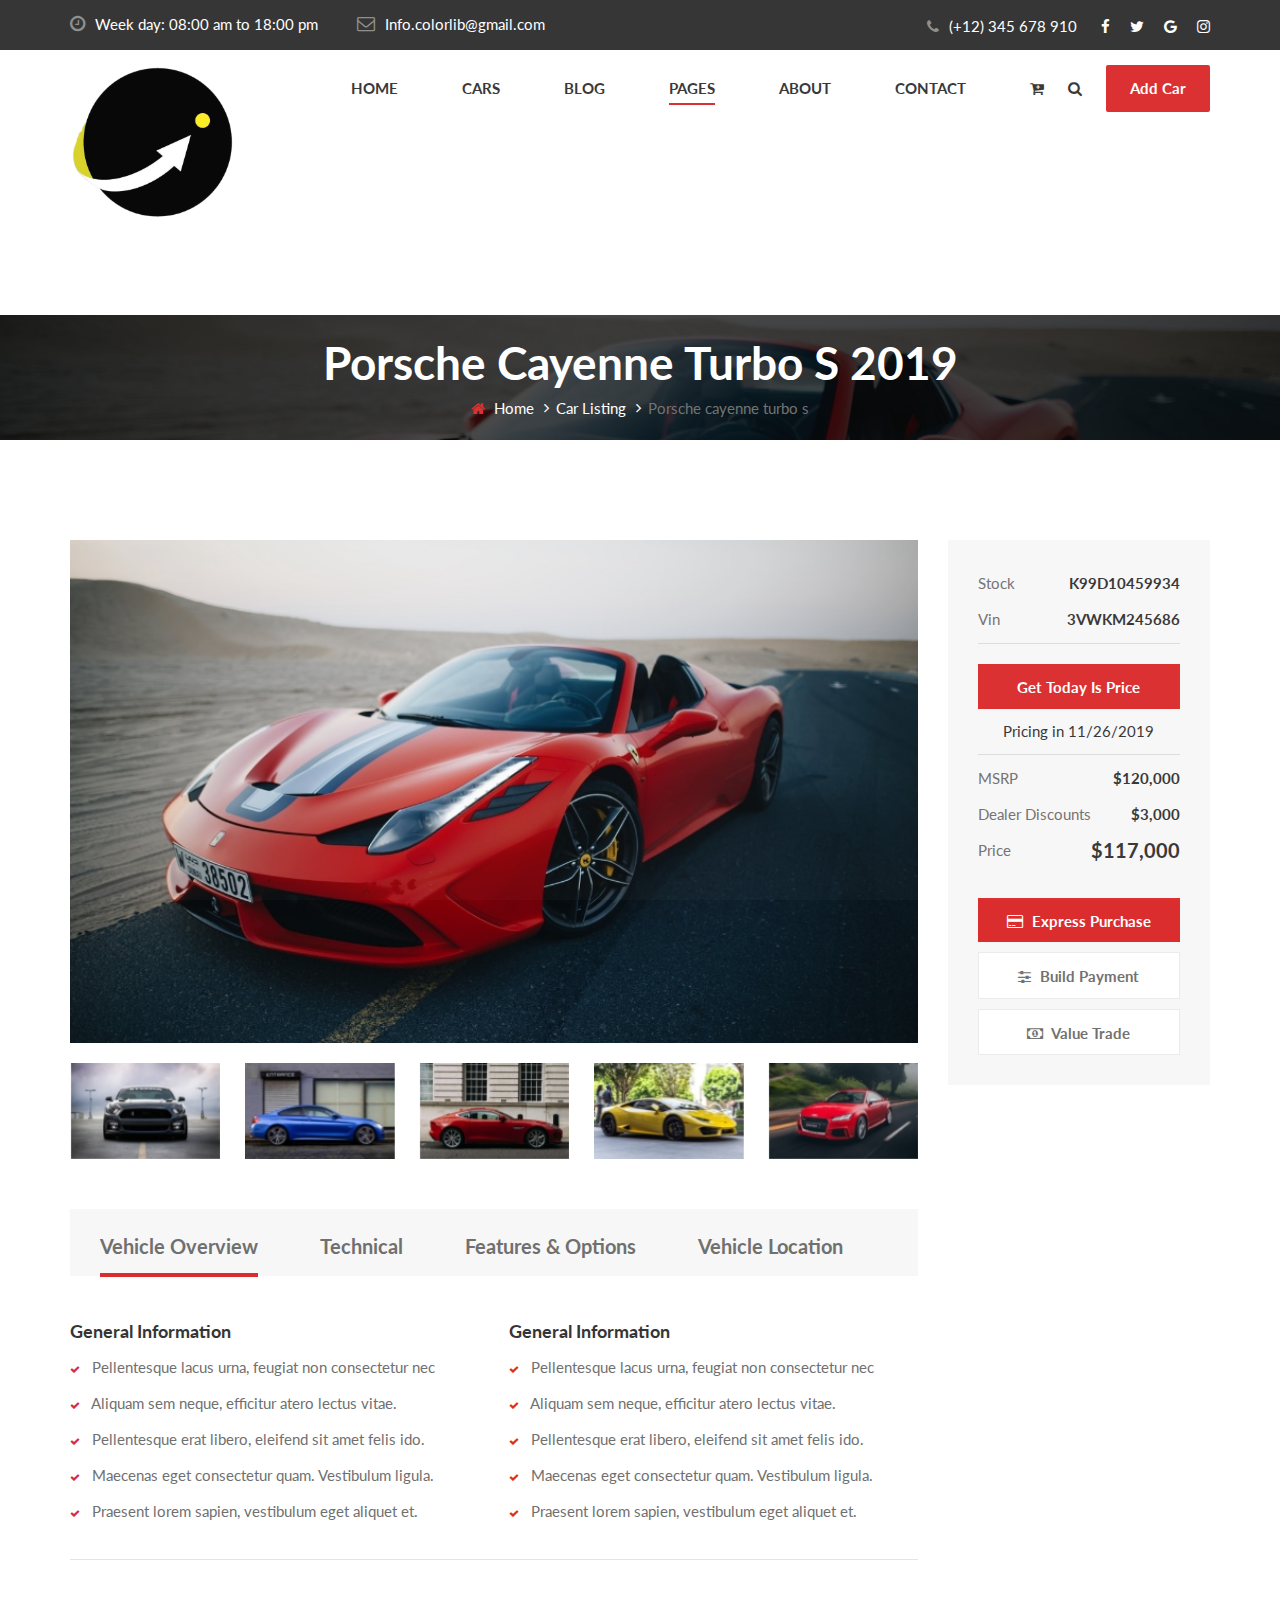
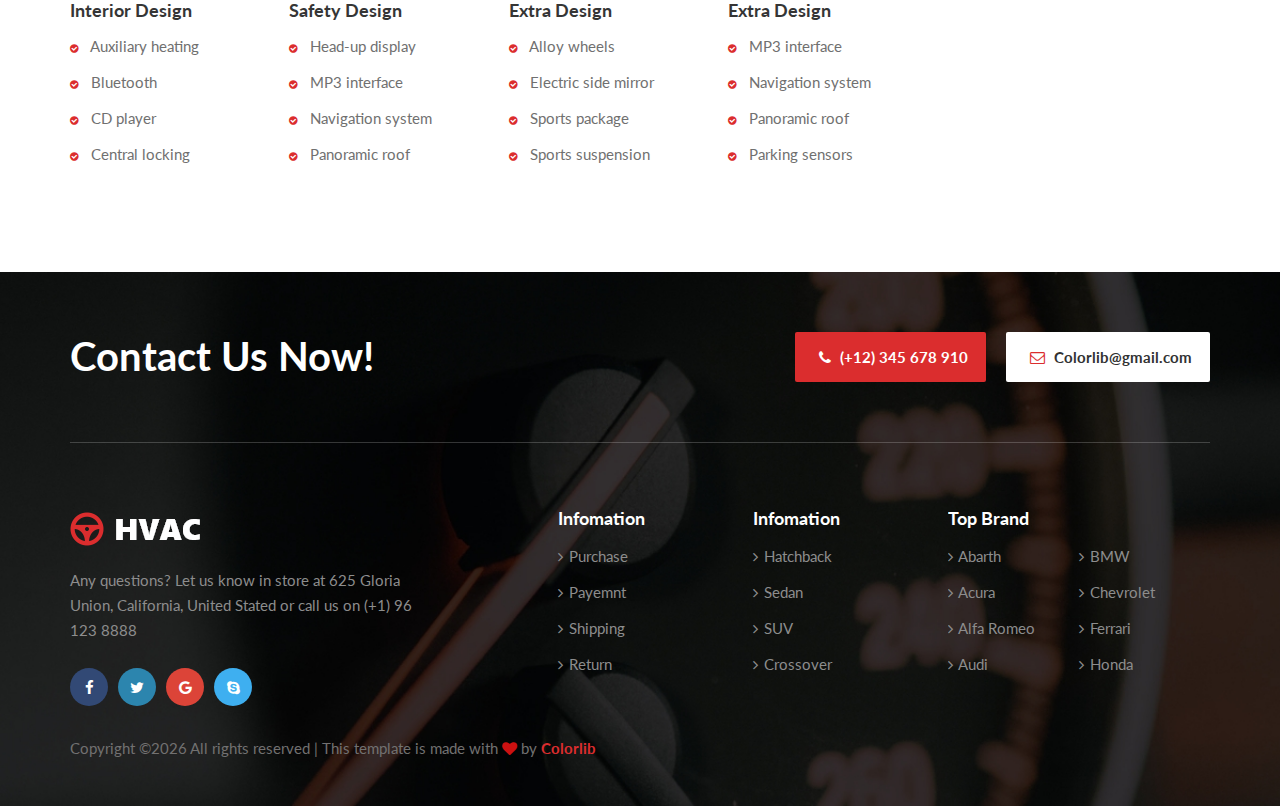
<file: car-details.html>
<!DOCTYPE html>
<html lang="zxx">

<head>
    <meta charset="UTF-8">
    <meta name="description" content="HVAC Template">
    <meta name="keywords" content="HVAC, unica, creative, html">
    <meta name="viewport" content="width=device-width, initial-scale=1.0">
    <meta http-equiv="X-UA-Compatible" content="ie=edge">
    <title>HVAC | Template</title>

    <!-- Google Font -->
    <link href="https://fonts.googleapis.com/css2?family=Lato:wght@300;400;700;900&display=swap" rel="stylesheet">

    <!-- Css Styles -->
    <link rel="stylesheet" href="css/bootstrap.min.css" type="text/css">
    <link rel="stylesheet" href="css/font-awesome.min.css" type="text/css">
    <link rel="stylesheet" href="css/elegant-icons.css" type="text/css">
    <link rel="stylesheet" href="css/nice-select.css" type="text/css">
    <link rel="stylesheet" href="css/magnific-popup.css" type="text/css">
    <link rel="stylesheet" href="css/jquery-ui.min.css" type="text/css">
    <link rel="stylesheet" href="css/owl.carousel.min.css" type="text/css">
    <link rel="stylesheet" href="css/slicknav.min.css" type="text/css">
    <link rel="stylesheet" href="css/style.css" type="text/css">
</head>

<body>
    <!-- Page Preloder -->
    <div id="preloder">
        <div class="loader"></div>
    </div>

    <!-- Offcanvas Menu Begin -->
    <div class="offcanvas-menu-overlay"></div>
    <div class="offcanvas-menu-wrapper">
        <div class="offcanvas__widget">
            <a href="#"><i class="fa fa-cart-plus"></i></a>
            <a href="#" class="search-switch"><i class="fa fa-search"></i></a>
            <a href="#" class="primary-btn">Add Car</a>
        </div>
        <div class="offcanvas__logo">
            <a href="./index.html"><img src="img/logo.png" alt=""></a>
        </div>
        <div id="mobile-menu-wrap"></div>
        <ul class="offcanvas__widget__add">
            <li><i class="fa fa-clock-o"></i> Week day: 08:00 am to 18:00 pm</li>
            <li><i class="fa fa-envelope-o"></i> Info.colorlib@gmail.com</li>
        </ul>
        <div class="offcanvas__phone__num">
            <i class="fa fa-phone"></i>
            <span>(+12) 345 678 910</span>
        </div>
        <div class="offcanvas__social">
            <a href="#"><i class="fa fa-facebook"></i></a>
            <a href="#"><i class="fa fa-twitter"></i></a>
            <a href="#"><i class="fa fa-google"></i></a>
            <a href="#"><i class="fa fa-instagram"></i></a>
        </div>
    </div>
    <!-- Offcanvas Menu End -->

    <!-- Header Section Begin -->
    <header class="header">
        <div class="header__top">
            <div class="container">
                <div class="row">
                    <div class="col-lg-7">
                        <ul class="header__top__widget">
                            <li><i class="fa fa-clock-o"></i> Week day: 08:00 am to 18:00 pm</li>
                            <li><i class="fa fa-envelope-o"></i> Info.colorlib@gmail.com</li>
                        </ul>
                    </div>
                    <div class="col-lg-5">
                        <div class="header__top__right">
                            <div class="header__top__phone">
                                <i class="fa fa-phone"></i>
                                <span>(+12) 345 678 910</span>
                            </div>
                            <div class="header__top__social">
                                <a href="#"><i class="fa fa-facebook"></i></a>
                                <a href="#"><i class="fa fa-twitter"></i></a>
                                <a href="#"><i class="fa fa-google"></i></a>
                                <a href="#"><i class="fa fa-instagram"></i></a>
                            </div>
                        </div>
                    </div>
                </div>
            </div>
        </div>
        <div class="container">
            <div class="row">
                <div class="col-lg-2">
                    <div class="header__logo">
                        <a href="./index.html"><img src="img/logo.png" alt=""></a>
                    </div>
                </div>
                <div class="col-lg-10">
                    <div class="header__nav">
                        <nav class="header__menu">
                            <ul>
                                <li><a href="./index.html">Home</a></li>
                                <li><a href="./car.html">Cars</a></li>
                                <li><a href="./blog.html">Blog</a></li>
                                <li class="active"><a href="#">Pages</a>
                                    <ul class="dropdown">
                                        <li><a href="./about.html">About Us</a></li>
                                        <li><a href="./car-details.html">Car Details</a></li>
                                        <li><a href="./blog-details.html">Blog Details</a></li>
                                    </ul>
                                </li>
                                <li><a href="./about.html">About</a></li>
                                <li><a href="./contact.html">Contact</a></li>
                            </ul>
                        </nav>
                        <div class="header__nav__widget">
                            <div class="header__nav__widget__btn">
                                <a href="#"><i class="fa fa-cart-plus"></i></a>
                                <a href="#" class="search-switch"><i class="fa fa-search"></i></a>
                            </div>
                            <a href="#" class="primary-btn">Add Car</a>
                        </div>
                    </div>
                </div>
            </div>
            <div class="canvas__open">
                <span class="fa fa-bars"></span>
            </div>
        </div>
    </header>
    <!-- Header Section End -->

    <!-- Breadcrumb End -->
    <div class="breadcrumb-option set-bg" data-setbg="img/breadcrumb-bg.jpg">
        <div class="container">
            <div class="row">
                <div class="col-lg-12 text-center">
                    <div class="breadcrumb__text">
                        <h2>Porsche Cayenne Turbo S 2019</h2>
                        <div class="breadcrumb__links">
                            <a href="./index.html"><i class="fa fa-home"></i> Home</a>
                            <a href="#">Car Listing</a>
                            <span>Porsche cayenne turbo s</span>
                        </div>
                    </div>
                </div>
            </div>
        </div>
    </div>
    <!-- Breadcrumb Begin -->

    <!-- Car Details Section Begin -->
    <section class="car-details spad">
        <div class="container">
            <div class="row">
                <div class="col-lg-9">
                    <div class="car__details__pic">
                        <div class="car__details__pic__large">
                            <img class="car-big-img" src="img/cars/details/cd-1.jpg" alt="">
                        </div>
                        <div class="car-thumbs">
                            <div class="car-thumbs-track car__thumb__slider owl-carousel">
                                <div class="ct" data-imgbigurl="img/cars/details/cd-2.jpg"><img
                                        src="img/cars/details/sm-1.jpg" alt=""></div>
                                <div class="ct" data-imgbigurl="img/cars/details/cd-3.jpg"><img
                                        src="img/cars/details/sm-2.jpg" alt=""></div>
                                <div class="ct" data-imgbigurl="img/cars/details/cd-4.jpg"><img
                                        src="img/cars/details/sm-3.jpg" alt=""></div>
                                <div class="ct" data-imgbigurl="img/cars/details/cd-5.jpg"><img
                                        src="img/cars/details/sm-4.jpg" alt=""></div>
                                <div class="ct" data-imgbigurl="img/cars/details/cd-6.jpg"><img
                                        src="img/cars/details/sm-5.jpg" alt=""></div>
                            </div>
                        </div>
                    </div>
                    <div class="car__details__tab">
                        <ul class="nav nav-tabs" role="tablist">
                            <li class="nav-item">
                                <a class="nav-link active" data-toggle="tab" href="#tabs-1" role="tab">Vehicle
                                    Overview</a>
                            </li>
                            <li class="nav-item">
                                <a class="nav-link" data-toggle="tab" href="#tabs-2" role="tab">Technical</a>
                            </li>
                            <li class="nav-item">
                                <a class="nav-link" data-toggle="tab" href="#tabs-3" role="tab">Features & Options</a>
                            </li>
                            <li class="nav-item">
                                <a class="nav-link" data-toggle="tab" href="#tabs-4" role="tab">Vehicle Location</a>
                            </li>
                        </ul>
                        <div class="tab-content">
                            <div class="tab-pane active" id="tabs-1" role="tabpanel">
                                <div class="car__details__tab__info">
                                    <div class="row">
                                        <div class="col-lg-6 col-md-6">
                                            <div class="car__details__tab__info__item">
                                                <h5>General Information</h5>
                                                <ul>
                                                    <li><i class="fa fa-check"></i> Pellentesque lacus urna, feugiat non
                                                        consectetur nec</li>
                                                    <li><i class="fa fa-check"></i> Aliquam sem neque, efficitur atero
                                                        lectus vitae.</li>
                                                    <li><i class="fa fa-check"></i> Pellentesque erat libero, eleifend
                                                        sit amet felis ido.</li>
                                                    <li><i class="fa fa-check"></i> Maecenas eget consectetur quam.
                                                        Vestibulum ligula.</li>
                                                    <li><i class="fa fa-check"></i> Praesent lorem sapien, vestibulum
                                                        eget aliquet et.</li>
                                                </ul>
                                            </div>
                                        </div>
                                        <div class="col-lg-6 col-md-6">
                                            <div class="car__details__tab__info__item">
                                                <h5>General Information</h5>
                                                <ul>
                                                    <li><i class="fa fa-check"></i> Pellentesque lacus urna, feugiat non
                                                        consectetur nec</li>
                                                    <li><i class="fa fa-check"></i> Aliquam sem neque, efficitur atero
                                                        lectus vitae.</li>
                                                    <li><i class="fa fa-check"></i> Pellentesque erat libero, eleifend
                                                        sit amet felis ido.</li>
                                                    <li><i class="fa fa-check"></i> Maecenas eget consectetur quam.
                                                        Vestibulum ligula.</li>
                                                    <li><i class="fa fa-check"></i> Praesent lorem sapien, vestibulum
                                                        eget aliquet et.</li>
                                                </ul>
                                            </div>
                                        </div>
                                    </div>
                                </div>
                                <div class="car__details__tab__feature">
                                    <div class="row">
                                        <div class="col-lg-3 col-md-6 col-sm-6">
                                            <div class="car__details__tab__feature__item">
                                                <h5>Interior Design</h5>
                                                <ul>
                                                    <li><i class="fa fa-check-circle"></i> Auxiliary heating</li>
                                                    <li><i class="fa fa-check-circle"></i> Bluetooth</li>
                                                    <li><i class="fa fa-check-circle"></i> CD player</li>
                                                    <li><i class="fa fa-check-circle"></i> Central locking</li>
                                                </ul>
                                            </div>
                                        </div>
                                        <div class="col-lg-3 col-md-6 col-sm-6">
                                            <div class="car__details__tab__feature__item">
                                                <h5>Safety Design</h5>
                                                <ul>
                                                    <li><i class="fa fa-check-circle"></i> Head-up display</li>
                                                    <li><i class="fa fa-check-circle"></i> MP3 interface</li>
                                                    <li><i class="fa fa-check-circle"></i> Navigation system</li>
                                                    <li><i class="fa fa-check-circle"></i> Panoramic roof</li>
                                                </ul>
                                            </div>
                                        </div>
                                        <div class="col-lg-3 col-md-6 col-sm-6">
                                            <div class="car__details__tab__feature__item">
                                                <h5>Extra Design</h5>
                                                <ul>
                                                    <li><i class="fa fa-check-circle"></i> Alloy wheels</li>
                                                    <li><i class="fa fa-check-circle"></i> Electric side mirror</li>
                                                    <li><i class="fa fa-check-circle"></i> Sports package</li>
                                                    <li><i class="fa fa-check-circle"></i> Sports suspension</li>
                                                </ul>
                                            </div>
                                        </div>
                                        <div class="col-lg-3 col-md-6 col-sm-6">
                                            <div class="car__details__tab__feature__item">
                                                <h5>Extra Design</h5>
                                                <ul>
                                                    <li><i class="fa fa-check-circle"></i> MP3 interface</li>
                                                    <li><i class="fa fa-check-circle"></i> Navigation system</li>
                                                    <li><i class="fa fa-check-circle"></i> Panoramic roof</li>
                                                    <li><i class="fa fa-check-circle"></i> Parking sensors</li>
                                                </ul>
                                            </div>
                                        </div>
                                    </div>
                                </div>
                            </div>
                            <div class="tab-pane" id="tabs-2" role="tabpanel">
                                <div class="car__details__tab__info">
                                    <div class="row">
                                        <div class="col-lg-6 col-md-6">
                                            <div class="car__details__tab__info__item">
                                                <h5>General Information2</h5>
                                                <ul>
                                                    <li><i class="fa fa-check"></i> Pellentesque lacus urna, feugiat non
                                                        consectetur nec</li>
                                                    <li><i class="fa fa-check"></i> Aliquam sem neque, efficitur atero
                                                        lectus vitae.</li>
                                                    <li><i class="fa fa-check"></i> Pellentesque erat libero, eleifend
                                                        sit amet felis ido.</li>
                                                    <li><i class="fa fa-check"></i> Maecenas eget consectetur quam.
                                                        Vestibulum ligula.</li>
                                                    <li><i class="fa fa-check"></i> Praesent lorem sapien, vestibulum
                                                        eget aliquet et.</li>
                                                </ul>
                                            </div>
                                        </div>
                                        <div class="col-lg-6 col-md-6">
                                            <div class="car__details__tab__info__item">
                                                <h5>General Information</h5>
                                                <ul>
                                                    <li><i class="fa fa-check"></i> Pellentesque lacus urna, feugiat non
                                                        consectetur nec</li>
                                                    <li><i class="fa fa-check"></i> Aliquam sem neque, efficitur atero
                                                        lectus vitae.</li>
                                                    <li><i class="fa fa-check"></i> Pellentesque erat libero, eleifend
                                                        sit amet felis ido.</li>
                                                    <li><i class="fa fa-check"></i> Maecenas eget consectetur quam.
                                                        Vestibulum ligula.</li>
                                                    <li><i class="fa fa-check"></i> Praesent lorem sapien, vestibulum
                                                        eget aliquet et.</li>
                                                </ul>
                                            </div>
                                        </div>
                                    </div>
                                </div>
                                <div class="car__details__tab__feature">
                                    <div class="row">
                                        <div class="col-lg-3 col-md-6 col-sm-6">
                                            <div class="car__details__tab__feature__item">
                                                <h5>Interior Design</h5>
                                                <ul>
                                                    <li><i class="fa fa-check-circle"></i> Auxiliary heating</li>
                                                    <li><i class="fa fa-check-circle"></i> Bluetooth</li>
                                                    <li><i class="fa fa-check-circle"></i> CD player</li>
                                                    <li><i class="fa fa-check-circle"></i> Central locking</li>
                                                </ul>
                                            </div>
                                        </div>
                                        <div class="col-lg-3 col-md-6 col-sm-6">
                                            <div class="car__details__tab__feature__item">
                                                <h5>Safety Design</h5>
                                                <ul>
                                                    <li><i class="fa fa-check-circle"></i> Head-up display</li>
                                                    <li><i class="fa fa-check-circle"></i> MP3 interface</li>
                                                    <li><i class="fa fa-check-circle"></i> Navigation system</li>
                                                    <li><i class="fa fa-check-circle"></i> Panoramic roof</li>
                                                </ul>
                                            </div>
                                        </div>
                                        <div class="col-lg-3 col-md-6 col-sm-6">
                                            <div class="car__details__tab__feature__item">
                                                <h5>Extra Design</h5>
                                                <ul>
                                                    <li><i class="fa fa-check-circle"></i> Alloy wheels</li>
                                                    <li><i class="fa fa-check-circle"></i> Electric side mirror</li>
                                                    <li><i class="fa fa-check-circle"></i> Sports package</li>
                                                    <li><i class="fa fa-check-circle"></i> Sports suspension</li>
                                                </ul>
                                            </div>
                                        </div>
                                        <div class="col-lg-3 col-md-6 col-sm-6">
                                            <div class="car__details__tab__feature__item">
                                                <h5>Extra Design</h5>
                                                <ul>
                                                    <li><i class="fa fa-check-circle"></i> MP3 interface</li>
                                                    <li><i class="fa fa-check-circle"></i> Navigation system</li>
                                                    <li><i class="fa fa-check-circle"></i> Panoramic roof</li>
                                                    <li><i class="fa fa-check-circle"></i> Parking sensors</li>
                                                </ul>
                                            </div>
                                        </div>
                                    </div>
                                </div>
                            </div>
                            <div class="tab-pane" id="tabs-3" role="tabpanel">
                                <div class="car__details__tab__info">
                                    <div class="row">
                                        <div class="col-lg-6 col-md-6">
                                            <div class="car__details__tab__info__item">
                                                <h5>General Information3</h5>
                                                <ul>
                                                    <li><i class="fa fa-check"></i> Pellentesque lacus urna, feugiat non
                                                        consectetur nec</li>
                                                    <li><i class="fa fa-check"></i> Aliquam sem neque, efficitur atero
                                                        lectus vitae.</li>
                                                    <li><i class="fa fa-check"></i> Pellentesque erat libero, eleifend
                                                        sit amet felis ido.</li>
                                                    <li><i class="fa fa-check"></i> Maecenas eget consectetur quam.
                                                        Vestibulum ligula.</li>
                                                    <li><i class="fa fa-check"></i> Praesent lorem sapien, vestibulum
                                                        eget aliquet et.</li>
                                                </ul>
                                            </div>
                                        </div>
                                        <div class="col-lg-6 col-md-6">
                                            <div class="car__details__tab__info__item">
                                                <h5>General Information</h5>
                                                <ul>
                                                    <li><i class="fa fa-check"></i> Pellentesque lacus urna, feugiat non
                                                        consectetur nec</li>
                                                    <li><i class="fa fa-check"></i> Aliquam sem neque, efficitur atero
                                                        lectus vitae.</li>
                                                    <li><i class="fa fa-check"></i> Pellentesque erat libero, eleifend
                                                        sit amet felis ido.</li>
                                                    <li><i class="fa fa-check"></i> Maecenas eget consectetur quam.
                                                        Vestibulum ligula.</li>
                                                    <li><i class="fa fa-check"></i> Praesent lorem sapien, vestibulum
                                                        eget aliquet et.</li>
                                                </ul>
                                            </div>
                                        </div>
                                    </div>
                                </div>
                                <div class="car__details__tab__feature">
                                    <div class="row">
                                        <div class="col-lg-3 col-md-6 col-sm-6">
                                            <div class="car__details__tab__feature__item">
                                                <h5>Interior Design</h5>
                                                <ul>
                                                    <li><i class="fa fa-check-circle"></i> Auxiliary heating</li>
                                                    <li><i class="fa fa-check-circle"></i> Bluetooth</li>
                                                    <li><i class="fa fa-check-circle"></i> CD player</li>
                                                    <li><i class="fa fa-check-circle"></i> Central locking</li>
                                                </ul>
                                            </div>
                                        </div>
                                        <div class="col-lg-3 col-md-6 col-sm-6">
                                            <div class="car__details__tab__feature__item">
                                                <h5>Safety Design</h5>
                                                <ul>
                                                    <li><i class="fa fa-check-circle"></i> Head-up display</li>
                                                    <li><i class="fa fa-check-circle"></i> MP3 interface</li>
                                                    <li><i class="fa fa-check-circle"></i> Navigation system</li>
                                                    <li><i class="fa fa-check-circle"></i> Panoramic roof</li>
                                                </ul>
                                            </div>
                                        </div>
                                        <div class="col-lg-3 col-md-6 col-sm-6">
                                            <div class="car__details__tab__feature__item">
                                                <h5>Extra Design</h5>
                                                <ul>
                                                    <li><i class="fa fa-check-circle"></i> Alloy wheels</li>
                                                    <li><i class="fa fa-check-circle"></i> Electric side mirror</li>
                                                    <li><i class="fa fa-check-circle"></i> Sports package</li>
                                                    <li><i class="fa fa-check-circle"></i> Sports suspension</li>
                                                </ul>
                                            </div>
                                        </div>
                                        <div class="col-lg-3 col-md-6 col-sm-6">
                                            <div class="car__details__tab__feature__item">
                                                <h5>Extra Design</h5>
                                                <ul>
                                                    <li><i class="fa fa-check-circle"></i> MP3 interface</li>
                                                    <li><i class="fa fa-check-circle"></i> Navigation system</li>
                                                    <li><i class="fa fa-check-circle"></i> Panoramic roof</li>
                                                    <li><i class="fa fa-check-circle"></i> Parking sensors</li>
                                                </ul>
                                            </div>
                                        </div>
                                    </div>
                                </div>
                            </div>
                            <div class="tab-pane" id="tabs-4" role="tabpanel">
                                <div class="car__details__tab__info">
                                    <div class="row">
                                        <div class="col-lg-6 col-md-6">
                                            <div class="car__details__tab__info__item">
                                                <h5>General Information4</h5>
                                                <ul>
                                                    <li><i class="fa fa-check"></i> Pellentesque lacus urna, feugiat non
                                                        consectetur nec</li>
                                                    <li><i class="fa fa-check"></i> Aliquam sem neque, efficitur atero
                                                        lectus vitae.</li>
                                                    <li><i class="fa fa-check"></i> Pellentesque erat libero, eleifend
                                                        sit amet felis ido.</li>
                                                    <li><i class="fa fa-check"></i> Maecenas eget consectetur quam.
                                                        Vestibulum ligula.</li>
                                                    <li><i class="fa fa-check"></i> Praesent lorem sapien, vestibulum
                                                        eget aliquet et.</li>
                                                </ul>
                                            </div>
                                        </div>
                                        <div class="col-lg-6 col-md-6">
                                            <div class="car__details__tab__info__item">
                                                <h5>General Information</h5>
                                                <ul>
                                                    <li><i class="fa fa-check"></i> Pellentesque lacus urna, feugiat non
                                                        consectetur nec</li>
                                                    <li><i class="fa fa-check"></i> Aliquam sem neque, efficitur atero
                                                        lectus vitae.</li>
                                                    <li><i class="fa fa-check"></i> Pellentesque erat libero, eleifend
                                                        sit amet felis ido.</li>
                                                    <li><i class="fa fa-check"></i> Maecenas eget consectetur quam.
                                                        Vestibulum ligula.</li>
                                                    <li><i class="fa fa-check"></i> Praesent lorem sapien, vestibulum
                                                        eget aliquet et.</li>
                                                </ul>
                                            </div>
                                        </div>
                                    </div>
                                </div>
                                <div class="car__details__tab__feature">
                                    <div class="row">
                                        <div class="col-lg-3 col-md-6 col-sm-6">
                                            <div class="car__details__tab__feature__item">
                                                <h5>Interior Design</h5>
                                                <ul>
                                                    <li><i class="fa fa-check-circle"></i> Auxiliary heating</li>
                                                    <li><i class="fa fa-check-circle"></i> Bluetooth</li>
                                                    <li><i class="fa fa-check-circle"></i> CD player</li>
                                                    <li><i class="fa fa-check-circle"></i> Central locking</li>
                                                </ul>
                                            </div>
                                        </div>
                                        <div class="col-lg-3 col-md-6 col-sm-6">
                                            <div class="car__details__tab__feature__item">
                                                <h5>Safety Design</h5>
                                                <ul>
                                                    <li><i class="fa fa-check-circle"></i> Head-up display</li>
                                                    <li><i class="fa fa-check-circle"></i> MP3 interface</li>
                                                    <li><i class="fa fa-check-circle"></i> Navigation system</li>
                                                    <li><i class="fa fa-check-circle"></i> Panoramic roof</li>
                                                </ul>
                                            </div>
                                        </div>
                                        <div class="col-lg-3 col-md-6 col-sm-6">
                                            <div class="car__details__tab__feature__item">
                                                <h5>Extra Design</h5>
                                                <ul>
                                                    <li><i class="fa fa-check-circle"></i> Alloy wheels</li>
                                                    <li><i class="fa fa-check-circle"></i> Electric side mirror</li>
                                                    <li><i class="fa fa-check-circle"></i> Sports package</li>
                                                    <li><i class="fa fa-check-circle"></i> Sports suspension</li>
                                                </ul>
                                            </div>
                                        </div>
                                        <div class="col-lg-3 col-md-6 col-sm-6">
                                            <div class="car__details__tab__feature__item">
                                                <h5>Extra Design</h5>
                                                <ul>
                                                    <li><i class="fa fa-check-circle"></i> MP3 interface</li>
                                                    <li><i class="fa fa-check-circle"></i> Navigation system</li>
                                                    <li><i class="fa fa-check-circle"></i> Panoramic roof</li>
                                                    <li><i class="fa fa-check-circle"></i> Parking sensors</li>
                                                </ul>
                                            </div>
                                        </div>
                                    </div>
                                </div>
                            </div>
                        </div>
                    </div>
                </div>
                <div class="col-lg-3">
                    <div class="car__details__sidebar">
                        <div class="car__details__sidebar__model">
                            <ul>
                                <li>Stock <span>K99D10459934</span></li>
                                <li>Vin <span>3VWKM245686</span></li>
                            </ul>
                            <a href="#" class="primary-btn">Get Today Is Price</a>
                            <p>Pricing in 11/26/2019</p>
                        </div>
                        <div class="car__details__sidebar__payment">
                            <ul>
                                <li>MSRP <span>$120,000</span></li>
                                <li>Dealer Discounts <span>$3,000</span></li>
                                <li>Price <span>$117,000</span></li>
                            </ul>
                            <a href="#" class="primary-btn"><i class="fa fa-credit-card"></i> Express Purchase</a>
                            <a href="#" class="primary-btn sidebar-btn"><i class="fa fa-sliders"></i> Build Payment</a>
                            <a href="#" class="primary-btn sidebar-btn"><i class="fa fa-money"></i> Value Trade</a>
                        </div>
                    </div>
                </div>
            </div>
        </div>
    </section>
    <!-- Car Details Section End -->

    <!-- Footer Section Begin -->
    <footer class="footer set-bg" data-setbg="img/footer-bg.jpg">
        <div class="container">
            <div class="footer__contact">
                <div class="row">
                    <div class="col-lg-6 col-md-6">
                        <div class="footer__contact__title">
                            <h2>Contact Us Now!</h2>
                        </div>
                    </div>
                    <div class="col-lg-6 col-md-6">
                        <div class="footer__contact__option">
                            <div class="option__item"><i class="fa fa-phone"></i> (+12) 345 678 910</div>
                            <div class="option__item email"><i class="fa fa-envelope-o"></i> Colorlib@gmail.com</div>
                        </div>
                    </div>
                </div>
            </div>
            <div class="row">
                <div class="col-lg-4 col-md-4">
                    <div class="footer__about">
                        <div class="footer__logo">
                            <a href="#"><img src="img/footer-logo.png" alt=""></a>
                        </div>
                        <p>Any questions? Let us know in store at 625 Gloria Union, California, United Stated or call us
                            on (+1) 96 123 8888</p>
                        <div class="footer__social">
                            <a href="#" class="facebook"><i class="fa fa-facebook"></i></a>
                            <a href="#" class="twitter"><i class="fa fa-twitter"></i></a>
                            <a href="#" class="google"><i class="fa fa-google"></i></a>
                            <a href="#" class="skype"><i class="fa fa-skype"></i></a>
                        </div>
                    </div>
                </div>
                <div class="col-lg-2 offset-lg-1 col-md-3">
                    <div class="footer__widget">
                        <h5>Infomation</h5>
                        <ul>
                            <li><a href="#"><i class="fa fa-angle-right"></i> Purchase</a></li>
                            <li><a href="#"><i class="fa fa-angle-right"></i> Payemnt</a></li>
                            <li><a href="#"><i class="fa fa-angle-right"></i> Shipping</a></li>
                            <li><a href="#"><i class="fa fa-angle-right"></i> Return</a></li>
                        </ul>
                    </div>
                </div>
                <div class="col-lg-2 col-md-3">
                    <div class="footer__widget">
                        <h5>Infomation</h5>
                        <ul>
                            <li><a href="#"><i class="fa fa-angle-right"></i> Hatchback</a></li>
                            <li><a href="#"><i class="fa fa-angle-right"></i> Sedan</a></li>
                            <li><a href="#"><i class="fa fa-angle-right"></i> SUV</a></li>
                            <li><a href="#"><i class="fa fa-angle-right"></i> Crossover</a></li>
                        </ul>
                    </div>
                </div>
                <div class="col-lg-3 col-md-6">
                    <div class="footer__brand">
                        <h5>Top Brand</h5>
                        <ul>
                            <li><a href="#"><i class="fa fa-angle-right"></i> Abarth</a></li>
                            <li><a href="#"><i class="fa fa-angle-right"></i> Acura</a></li>
                            <li><a href="#"><i class="fa fa-angle-right"></i> Alfa Romeo</a></li>
                            <li><a href="#"><i class="fa fa-angle-right"></i> Audi</a></li>
                        </ul>
                        <ul>
                            <li><a href="#"><i class="fa fa-angle-right"></i> BMW</a></li>
                            <li><a href="#"><i class="fa fa-angle-right"></i> Chevrolet</a></li>
                            <li><a href="#"><i class="fa fa-angle-right"></i> Ferrari</a></li>
                            <li><a href="#"><i class="fa fa-angle-right"></i> Honda</a></li>
                        </ul>
                    </div>
                </div>
            </div>
            <!-- Link back to Colorlib can't be removed. Template is licensed under CC BY 3.0. -->
            <div class="footer__copyright__text">
                <p>Copyright &copy;<script>document.write(new Date().getFullYear());</script> All rights reserved | This template is made with <i class="fa fa-heart" aria-hidden="true"></i> by <a href="https://colorlib.com" target="_blank">Colorlib</a></p>
            </div>
            <!-- Link back to Colorlib can't be removed. Template is licensed under CC BY 3.0. -->
        </div>
    </footer>
    <!-- Footer Section End -->

    <!-- Search Begin -->
    <div class="search-model">
        <div class="h-100 d-flex align-items-center justify-content-center">
            <div class="search-close-switch">+</div>
            <form class="search-model-form">
                <input type="text" id="search-input" placeholder="Search here.....">
            </form>
        </div>
    </div>
    <!-- Search End -->

    <!-- Js Plugins -->
    <script src="js/jquery-3.3.1.min.js"></script>
    <script src="js/bootstrap.min.js"></script>
    <script src="js/jquery.nice-select.min.js"></script>
    <script src="js/jquery-ui.min.js"></script>
    <script src="js/jquery.magnific-popup.min.js"></script>
    <script src="js/mixitup.min.js"></script>
    <script src="js/jquery.slicknav.js"></script>
    <script src="js/owl.carousel.min.js"></script>
    <script src="js/main.js"></script>
</body>

</html>
</file>
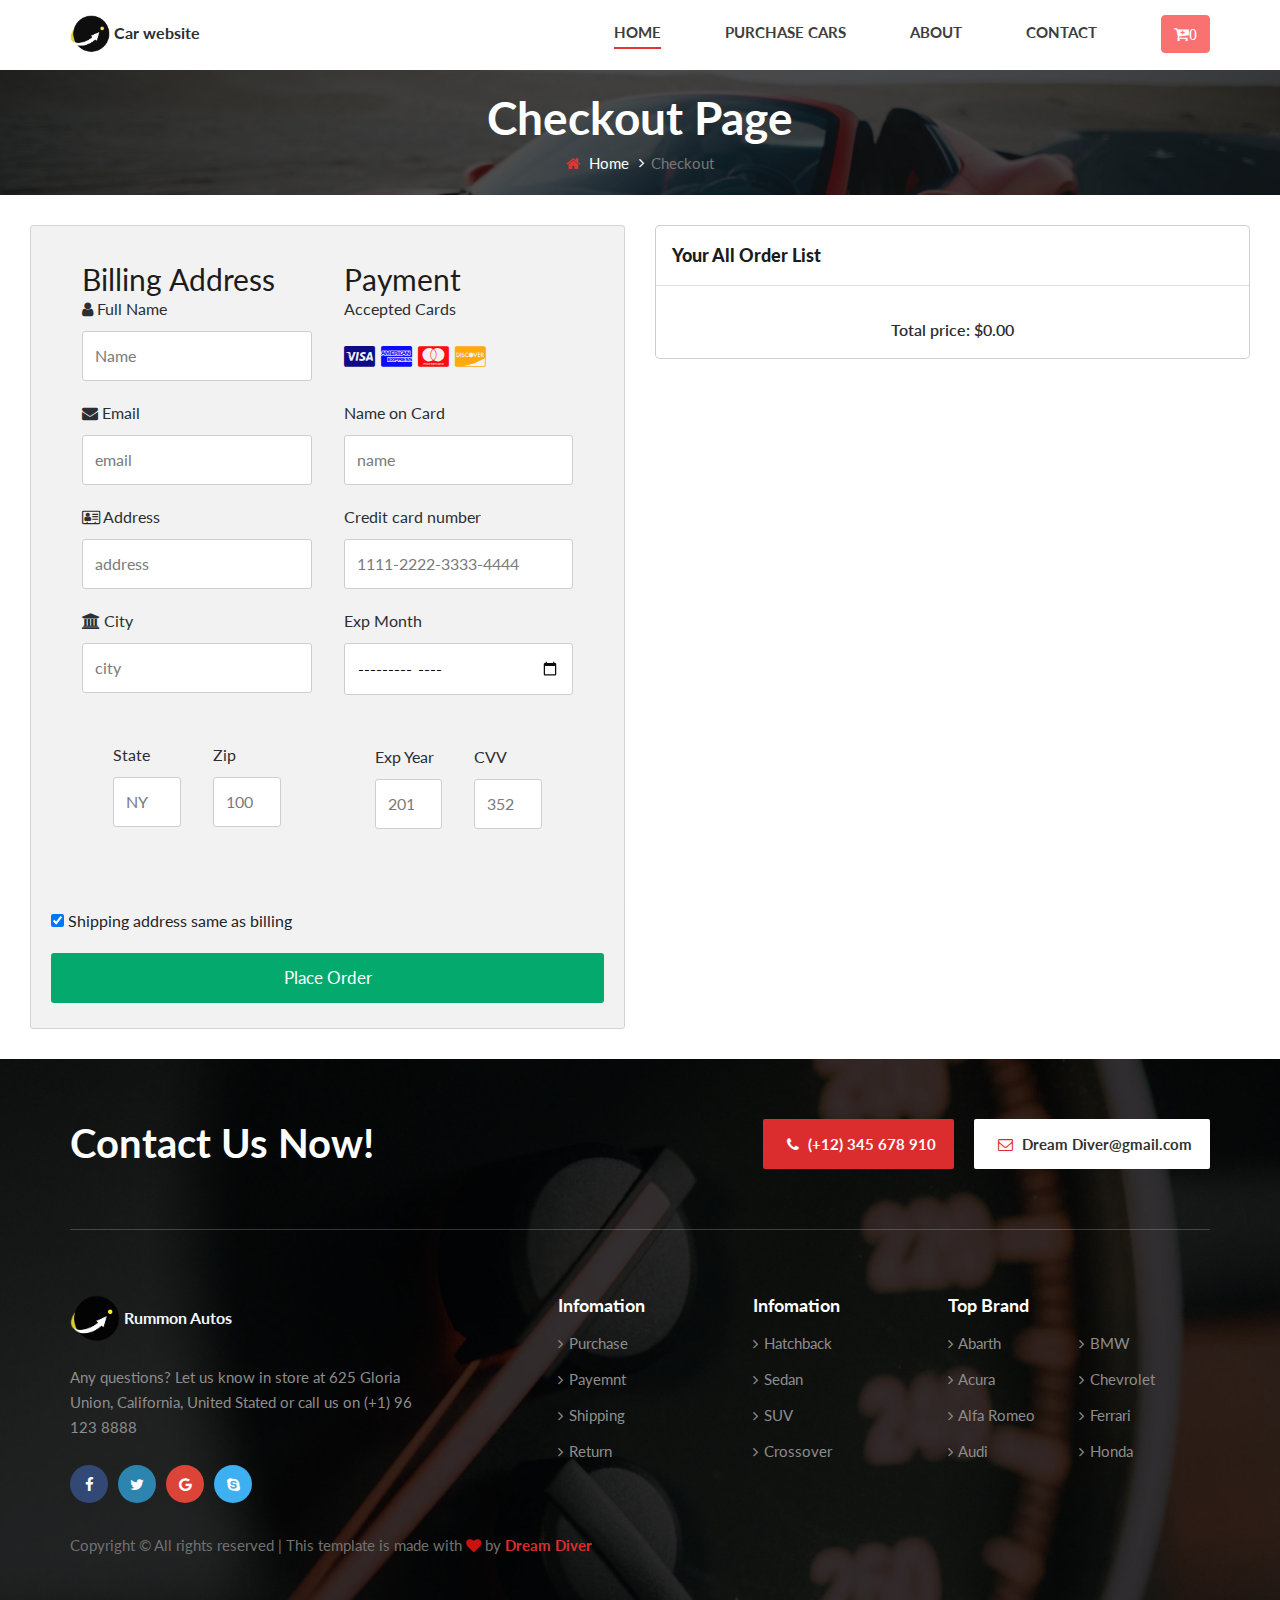
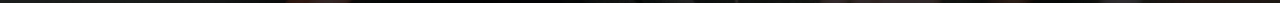
<file: checkout.html>
<!DOCTYPE html>
<html lang="zxx">

<head>
    <meta charset="UTF-8">
    <meta name="description" content="Car Website">
    <meta name="keywords" content="HVAC, unica, creative, html">
    <meta name="viewport" content="width=device-width, initial-scale=1.0">
    <meta http-equiv="X-UA-Compatible" content="ie=edge">
    <title>Car Website</title>

    <!-- Google Font -->
    <link href="https://fonts.googleapis.com/css2?family=Lato:wght@300;400;700;900&display=swap" rel="stylesheet">

    <!-- Css Styles -->
    <link rel="stylesheet" href="css/bootstrap.min.css" type="text/css">
    <link rel="stylesheet" href="css/font-awesome.min.css" type="text/css">
    <link rel="stylesheet" href="css/elegant-icons.css" type="text/css">
    <link rel="stylesheet" href="css/nice-select.css" type="text/css">
    <link rel="stylesheet" href="css/magnific-popup.css" type="text/css">
    <link rel="stylesheet" href="css/jquery-ui.min.css" type="text/css">
    <link rel="stylesheet" href="css/owl.carousel.min.css" type="text/css">
    <link rel="stylesheet" href="css/slicknav.min.css" type="text/css">
    <link rel="stylesheet" href="css/style.css" type="text/css">
    <link rel="stylesheet" href="css/custom.css">
    <link rel="stylesheet" href="css/custom.css">
    <link rel="stylesheet" href="css/add-to-card.css">
    <link rel="stylesheet" href="css/checkout.css">
</head>

<body>
    <!-- Page Preloder -->
    <div id="preloder">
      <div class="loader"></div>
  </div>

  <!-- Offcanvas Menu Begin -->
  <div class="offcanvas-menu-overlay"></div>
  <div class="offcanvas-menu-wrapper">
      <!-- <div class="offcanvas__widget">
          <a href="#"><i class="fa fa-cart-plus"></i></a>
          <a href="#" class="search-switch"><i class="fa fa-search"></i></a>
          <a href="#" class="primary-btn">Add Car</a>
      </div>
      <div class="offcanvas__logo">
          <a href="./index.html"><img src="img/logo.png" alt=""></a>
          
      </div> -->
      <div id="mobile-menu-wrap"></div>
      <button type="button" class="btn btn-success my-2 my-sm-0" data-toggle="modal" data-target="#staticBackdrop">
              <i class="fa fa-cart-plus  total-count"></i>
      </button>
      <!-- <ul class="offcanvas__widget__add">
          <li><i class="fa fa-clock-o"></i> Week day: 08:00 am to 18:00 pm</li>
          <li><i class="fa fa-envelope-o"></i> Info.dreamdiver.com</li>
      </ul>
      <div class="offcanvas__phone__num">
          <i class="fa fa-phone"></i>
          <span>(+12) 345 678 910</span>
      </div>
      <div class="offcanvas__social">
          <a href="#"><i class="fa fa-facebook"></i></a>
          <a href="#"><i class="fa fa-twitter"></i></a>
          <a href="#"><i class="fa fa-google"></i></a>
          <a href="#"><i class="fa fa-instagram"></i></a>
      </div> -->
  </div>
  <!-- Offcanvas Menu End -->

  <!-- Header Section Begin -->
  <header class="header fixed-header">
      <!-- <div class="header__top">
          <div class="container">
              <div class="row">
                  <div class="col-lg-7">
                      <ul class="header__top__widget">
                          <li><i class="fa fa-clock-o"></i> Week day: 08:00 am to 18:00 pm</li>
                          <li><i class="fa fa-envelope-o"></i> Info.dreamdiver@gmail.com</li>
                      </ul>
                  </div>
                  <div class="col-lg-5">
                      <div class="header__top__right">
                          <div class="header__top__phone">
                              <i class="fa fa-phone"></i>
                              <span>(+12) 345 678 910</span>
                          </div>
                          <div class="header__top__social">
                              <a href="#"><i class="fa fa-facebook"></i></a>
                              <a href="#"><i class="fa fa-twitter"></i></a>
                              <a href="#"><i class="fa fa-google"></i></a>
                              <a href="#"><i class="fa fa-instagram"></i></a>
                          </div>
                      </div>
                  </div>
              </div>
          </div>
      </div> -->
      <div class="container">
          <div class="row">
              <div class="col-lg-2">
                  <div class="header__logo">
                      <a class="header-logo" href="./index.html"><img src="img/logo.png" alt=""></a> <b>Car website</b> 
                      
                  </div>
              </div>
              <div class="col-lg-10">
                  <div class="header__nav">
                      <nav class="header__menu">
                          <ul>
                              <li class="active"><a href="./index.html">Home</a></li>
                              <!-- <li><a href="./car.html">Cars</a></li> -->
                              <li><a href="#">Purchase Cars</a>
                                  <ul class="dropdown">
                                      <li><a href="./new.html">New Car</a></li>
                                      <li><a href="./used.html">Used Car</a></li>
                                      <li><a href="./recondition.html">Recondition Car</a></li>
                                  </ul>
                              </li>
                              <!-- <li><a href="./blog.html">Blog</a></li>
                              <li><a href="#">Pages</a>
                                  <ul class="dropdown">
                                      <li><a href="./about.html">About Us</a></li>
                                      <li><a href="./car-details.html">Car Details</a></li>
                                      <li><a href="./blog-details.html">Blog Details</a></li>
                                  </ul>
                              </li> -->
                              <li><a href="./about.html">About</a></li>
                              <li><a href="./contact.html">Contact</a></li>
                              
                          </ul>
                      </nav>
                      <div class="header__nav__widget">
                          <div class="header__nav__widget__btn">
                              
                              <!-- <a href="#" class="search-switch"><i class="fa fa-search"></i></a> -->
                               <button type="button" class="btn btn-success my-2 my-sm-0" data-toggle="modal"
                                  data-target="#staticBackdrop">
                                   <i class="fa fa-cart-plus  total-count"></i>
                               </button>
                          </div>
                          <!-- <a href="#" class="primary-btn">Add Car</a> -->
                      </div>
                  </div>
              </div>
          </div>
          <div class="canvas__open">
              <span class="fa fa-bars"></span>
          </div>
      </div>
  </header>
  <!-- Header Section End -->

  <!-- Breadcrumb End -->
  <div class="breadcrumb-option set-bg" data-setbg="img/breadcrumb-bg.jpg">
      <div class="container">
          <div class="row">
              <div class="col-lg-12 text-center">
                  <div class="breadcrumb__text">
                      <h2>Checkout Page</h2>
                      <div class="breadcrumb__links">
                          <a href="./index.html"><i class="fa fa-home"></i> Home</a>
                          <span>Checkout </span>
                      </div>
                  </div>
              </div>
          </div>
      </div>
  </div>
  <!-- Breadcrumb Begin -->

    <section>
        <div class="row checkout">
            <div class="col-lg-6 checkout">
              <div class="container checkout">
                <form action="/action_page.php" method="post">
                
                  <div class="row checkout">
                    <div class="col-50 checkout">
                      <h3 class="checkout">Billing Address</h3>
                      <label for="fname" class="checkout"><i class="fa fa-user"></i> Full Name</label>
                      <input type="text" id="fname" name="firstname" placeholder="Name" required aria-label="Full Name" class="checkout">
                      <label for="email" class="checkout"><i class="fa fa-envelope"></i> Email</label>
                      <input type="email" id="email" name="email" placeholder="email" required aria-label="Email" class="checkout">
                      <label for="adr" class="checkout"><i class="fa fa-address-card-o"></i> Address</label>
                      <input type="text" id="adr" name="address" placeholder="address" required aria-label="Address" class="checkout">
                      <label for="city" class="checkout"><i class="fa fa-institution"></i> City</label>
                      <input type="text" id="city" name="city" placeholder="city" required aria-label="City" class="checkout">
          
                      <div class="row checkout">
                        <div class="col-50 checkout">
                          <label for="state" class="checkout">State</label>
                          <input type="text" id="state" name="state" placeholder="NY" required aria-label="State" class="checkout">
                        </div>
                        <div class="col-50 checkout">
                          <label for="zip" class="checkout">Zip</label>
                          <input type="number" id="zip" name="zip" placeholder="10001" required aria-label="Zip Code" class="checkout">
                        </div>
                      </div>
                    </div>
          
                    <div class="col-50 checkout">
                      <h3 class="checkout">Payment</h3>
                      <label class="checkout">Accepted Cards</label>
                      <div class="icon-container checkout">
                        <i class="fa fa-cc-visa" style="color:navy;"></i>
                        <i class="fa fa-cc-amex" style="color:blue;"></i>
                        <i class="fa fa-cc-mastercard" style="color:red;"></i>
                        <i class="fa fa-cc-discover" style="color:orange;"></i>
                      </div>
                      <label for="cname" class="checkout">Name on Card</label>
                      <input type="text" id="cname" name="cardname" placeholder="name" required aria-label="Name on Card" class="checkout">
                      <label for="ccnum" class="checkout">Credit card number</label>
                      <input type="text" id="ccnum" name="cardnumber" placeholder="1111-2222-3333-4444" required aria-label="Credit Card Number" class="checkout">
                      <label for="expmonth" class="checkout">Exp Month</label>
                      <input type="month" id="expmonth" name="expmonth" required aria-label="Expiration Month" class="checkout">
                      <div class="row checkout">
                        <div class="col-50 checkout">
                          <label for="expyear" class="checkout">Exp Year</label>
                          <input type="number" id="expyear" name="expyear" placeholder="2018" required aria-label="Expiration Year" class="checkout">
                        </div>
                        <div class="col-50 checkout">
                          <label for="cvv" class="checkout">CVV</label>
                          <input type="text" id="cvv" name="cvv" placeholder="352" required aria-label="CVV" class="checkout">
                        </div>
                      </div>
                    </div>
                    
                  </div>
                  <label class="checkout">
                    <input type="checkbox" checked="checked" name="sameadr" class="checkout"> Shipping address same as billing
                  </label>
                  <input type="submit" value="Place Order" class="btn checkout">
                </form>
              </div>
            </div>
            <div class="col-lg-6 checkout">
              <!-- <div class="container checkout"> -->
                
                <div class="modal-content" style="display: flex; margin-top: 0">
                    <div class="modal-header">
                      <h5 class="modal-title" id="staticBackdropLabel"><b>Your All Order List</b></h5>
                      <!-- <button type="button" class="close" data-dismiss="modal" aria-label="Close">
                        <span aria-hidden="true">&times;</span>
                      </button> -->
                    </div>
                    <div class="modal-body">
                      <table class="show-cart table">
                      </table>
                      <div class="grand-total">Total price: $<span class="total-cart"></span></div>
                    </div>
                    <!-- <div class="modal-footer">
                      <button type="button" class="btn btn-secondary" data-dismiss="modal">Close</button>
                    </div> -->
                </div>
              <!-- </div> -->
            </div>
        </div>
    </section>
   
    <!-- Footer Section Begin -->
    <footer class="footer set-bg" data-setbg="img/footer-bg.jpg">
        <div class="container">
            <div class="footer__contact">
                <div class="row">
                    <div class="col-lg-6 col-md-6">
                        <div class="footer__contact__title">
                            <h2>Contact Us Now!</h2>
                        </div>
                    </div>
                    <div class="col-lg-6 col-md-6">
                        <div class="footer__contact__option">
                            <div class="option__item"><i class="fa fa-phone"></i> (+12) 345 678 910</div>
                            <div class="option__item email"><i class="fa fa-envelope-o"></i> Dream Diver@gmail.com</div>
                        </div>
                    </div>
                </div>
            </div>
            <div class="row">
                <div class="col-lg-4 col-md-4">
                    <div class="footer__about">
                        <div class="footer__logo">
                            <a href="#"><img src="img/logo.png" style="height: 50px;"></a> <b style="color: aliceblue;">Rummon Autos</b>
                        </div>
                        <p>Any questions? Let us know in store at 625 Gloria Union, California, United Stated or call us
                            on (+1) 96 123 8888</p>
                        <div class="footer__social">
                            <a href="#" class="facebook"><i class="fa fa-facebook"></i></a>
                            <a href="#" class="twitter"><i class="fa fa-twitter"></i></a>
                            <a href="#" class="google"><i class="fa fa-google"></i></a>
                            <a href="#" class="skype"><i class="fa fa-skype"></i></a>
                        </div>
                    </div>
                </div>
                <div class="col-lg-2 offset-lg-1 col-md-3">
                    <div class="footer__widget">
                        <h5>Infomation</h5>
                        <ul>
                            <li><a href="#"><i class="fa fa-angle-right"></i> Purchase</a></li>
                            <li><a href="#"><i class="fa fa-angle-right"></i> Payemnt</a></li>
                            <li><a href="#"><i class="fa fa-angle-right"></i> Shipping</a></li>
                            <li><a href="#"><i class="fa fa-angle-right"></i> Return</a></li>
                        </ul>
                    </div>
                </div>
                <div class="col-lg-2 col-md-3">
                    <div class="footer__widget">
                        <h5>Infomation</h5>
                        <ul>
                            <li><a href="#"><i class="fa fa-angle-right"></i> Hatchback</a></li>
                            <li><a href="#"><i class="fa fa-angle-right"></i> Sedan</a></li>
                            <li><a href="#"><i class="fa fa-angle-right"></i> SUV</a></li>
                            <li><a href="#"><i class="fa fa-angle-right"></i> Crossover</a></li>
                        </ul>
                    </div>
                </div>
                <div class="col-lg-3 col-md-6">
                    <div class="footer__brand">
                        <h5>Top Brand</h5>
                        <ul>
                            <li><a href="#"><i class="fa fa-angle-right"></i> Abarth</a></li>
                            <li><a href="#"><i class="fa fa-angle-right"></i> Acura</a></li>
                            <li><a href="#"><i class="fa fa-angle-right"></i> Alfa Romeo</a></li>
                            <li><a href="#"><i class="fa fa-angle-right"></i> Audi</a></li>
                        </ul>
                        <ul>
                            <li><a href="#"><i class="fa fa-angle-right"></i> BMW</a></li>
                            <li><a href="#"><i class="fa fa-angle-right"></i> Chevrolet</a></li>
                            <li><a href="#"><i class="fa fa-angle-right"></i> Ferrari</a></li>
                            <li><a href="#"><i class="fa fa-angle-right"></i> Honda</a></li>
                        </ul>
                    </div>
                </div>
            </div>
            <!-- Link back to Dream Diver can't be removed. Template is licensed under CC BY 3.0. -->
            <div class="footer__copyright__text">
                <p>Copyright &copy; All rights reserved | This template is made with <i class="fa fa-heart" aria-hidden="true"></i> by <a href="https://Dream Diver.com" target="_blank">Dream Diver</a></p>
            </div>
            <!-- Link back to Dream Diver can't be removed. Template is licensed under CC BY 3.0. -->
        </div>
    </footer>
    <!-- Footer Section End -->

    <!-- Search Begin -->
    <div class="search-model">
        <div class="h-100 d-flex align-items-center justify-content-center">
            <div class="search-close-switch">+</div>
            <form class="search-model-form">
                <input type="text" id="search-input" placeholder="Search here.....">
            </form>
        </div>
    </div>
    <div class="modal fade" id="staticBackdrop" data-backdrop="static" data-keyboard="false" tabindex="-1" aria-labelledby="staticBackdropLabel" aria-hidden="true">
        <div class="modal-dialog modal-dialog-centered">
          <div class="modal-content">
            <div class="modal-header">
              <h5 class="modal-title" id="staticBackdropLabel">Your Cart</h5>
              <button type="button" class="close" data-dismiss="modal" aria-label="Close">
                <span aria-hidden="true">&times;</span>
              </button>
            </div>
            <div class="modal-body">
              <table class="show-cart table">
              </table>
              <div class="grand-total">Total price: $<span class="total-cart"></span></div>
            </div>
            <div class="modal-footer">
              <button type="button" class="btn btn-secondary" data-dismiss="modal">Close</button>
            </div>
          </div>
        </div>
      </div>
    <!-- Search End -->

    <!-- Js Plugins -->
    <script src="js/jquery-3.3.1.min.js"></script>
    <script src="js/bootstrap.min.js"></script>
    <script src="js/jquery.nice-select.min.js"></script>
    <script src="js/jquery-ui.min.js"></script>
    <script src="js/jquery.magnific-popup.min.js"></script>
    <script src="js/mixitup.min.js"></script>
    <script src="js/jquery.slicknav.js"></script>
    <script src="js/owl.carousel.min.js"></script>
    <script src="js/main.js"></script>
    <script src="js/add-to-card.js"></script>



</body>

</html>
</file>
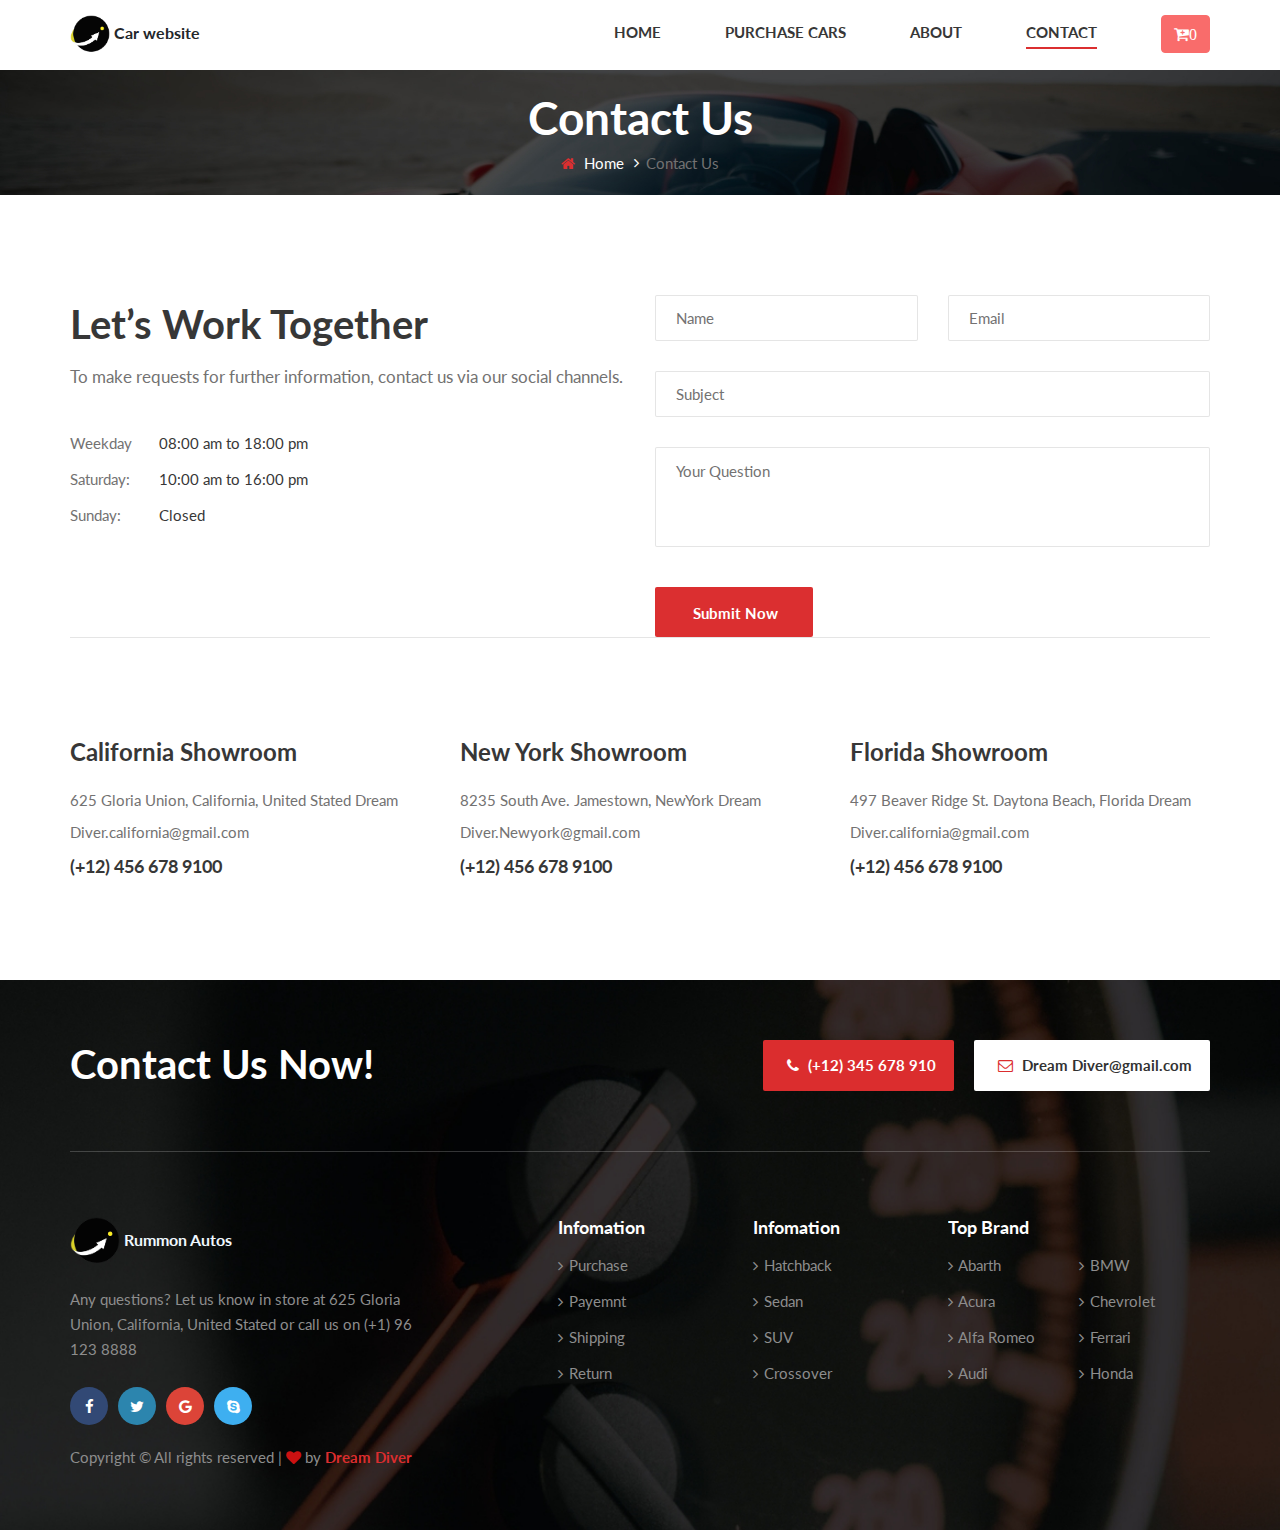
<file: contact.html>
<!DOCTYPE html>
<html lang="zxx">

<head>
    <meta charset="UTF-8">
    <meta name="description" content="Car Website">
    <meta name="keywords" content="HVAC, unica, creative, html">
    <meta name="viewport" content="width=device-width, initial-scale=1.0">
    <meta http-equiv="X-UA-Compatible" content="ie=edge">
    <title>Car Website</title>

    <!-- Google Font -->
    <link href="https://fonts.googleapis.com/css2?family=Lato:wght@300;400;700;900&display=swap" rel="stylesheet">

    <!-- Css Styles -->
    <link rel="stylesheet" href="css/bootstrap.min.css" type="text/css">
    <link rel="stylesheet" href="css/font-awesome.min.css" type="text/css">
    <link rel="stylesheet" href="css/elegant-icons.css" type="text/css">
    <link rel="stylesheet" href="css/nice-select.css" type="text/css">
    <link rel="stylesheet" href="css/magnific-popup.css" type="text/css">
    <link rel="stylesheet" href="css/jquery-ui.min.css" type="text/css">
    <link rel="stylesheet" href="css/owl.carousel.min.css" type="text/css">
    <link rel="stylesheet" href="css/slicknav.min.css" type="text/css">
    <link rel="stylesheet" href="css/style.css" type="text/css">
    <link rel="stylesheet" href="css/custom.css">
    <link rel="stylesheet" href="css/add-to-card.css">
</head>

<body>
    <!-- Page Preloder -->
    <div id="preloder">
        <div class="loader"></div>
    </div>

    <!-- Offcanvas Menu Begin -->
    <div class="offcanvas-menu-overlay"></div>
    <div class="offcanvas-menu-wrapper">
        <!-- <div class="offcanvas__widget">
            <a href="#"><i class="fa fa-cart-plus"></i></a>
            <a href="#" class="search-switch"><i class="fa fa-search"></i></a>
            <a href="#" class="primary-btn">Add Car</a>
        </div>
        <div class="offcanvas__logo">
            <a href="./index.html"><img src="img/logo.png" alt=""></a>
            
        </div> -->
        <div id="mobile-menu-wrap"></div>
        <button type="button" class="btn btn-success my-2 my-sm-0" data-toggle="modal" data-target="#staticBackdrop">
                <i class="fa fa-cart-plus  total-count"></i>
        </button>
        <!-- <ul class="offcanvas__widget__add">
            <li><i class="fa fa-clock-o"></i> Week day: 08:00 am to 18:00 pm</li>
            <li><i class="fa fa-envelope-o"></i> Info.dreamdiver.com</li>
        </ul>
        <div class="offcanvas__phone__num">
            <i class="fa fa-phone"></i>
            <span>(+12) 345 678 910</span>
        </div>
        <div class="offcanvas__social">
            <a href="#"><i class="fa fa-facebook"></i></a>
            <a href="#"><i class="fa fa-twitter"></i></a>
            <a href="#"><i class="fa fa-google"></i></a>
            <a href="#"><i class="fa fa-instagram"></i></a>
        </div> -->
    </div>
    <!-- Offcanvas Menu End -->

    <!-- Header Section Begin -->
    <header class="header fixed-header">
        <!-- <div class="header__top">
            <div class="container">
                <div class="row">
                    <div class="col-lg-7">
                        <ul class="header__top__widget">
                            <li><i class="fa fa-clock-o"></i> Week day: 08:00 am to 18:00 pm</li>
                            <li><i class="fa fa-envelope-o"></i> Info.dreamdiver@gmail.com</li>
                        </ul>
                    </div>
                    <div class="col-lg-5">
                        <div class="header__top__right">
                            <div class="header__top__phone">
                                <i class="fa fa-phone"></i>
                                <span>(+12) 345 678 910</span>
                            </div>
                            <div class="header__top__social">
                                <a href="#"><i class="fa fa-facebook"></i></a>
                                <a href="#"><i class="fa fa-twitter"></i></a>
                                <a href="#"><i class="fa fa-google"></i></a>
                                <a href="#"><i class="fa fa-instagram"></i></a>
                            </div>
                        </div>
                    </div>
                </div>
            </div>
        </div> -->
        <div class="container">
            <div class="row">
                <div class="col-lg-2">
                    <div class="header__logo">
                        <a class="header-logo" href="./index.html"><img src="img/logo.png" alt=""></a> <b>Car website</b> 
                        
                    </div>
                </div>
                <div class="col-lg-10">
                    <div class="header__nav">
                        <nav class="header__menu">
                            <ul>
                                <li class=""><a href="./index.html">Home</a></li>
                                <!-- <li><a href="./car.html">Cars</a></li> -->
                                <li><a href="#">Purchase Cars</a>
                                    <ul class="dropdown">
                                        <li class="dropdown-li"><a href="./new.html">New Car</a></li>
                                        <li class="dropdown-li"><a href="./used.html">Used Car</a></li>
                                        <li class="dropdown-li"><a href="./recondition.html">Recondition Car</a></li>
                                    </ul>
                                </li>
                                <!-- <li><a href="./blog.html">Blog</a></li>
                                <li><a href="#">Pages</a>
                                    <ul class="dropdown">
                                        <li><a href="./about.html">About Us</a></li>
                                        <li><a href="./car-details.html">Car Details</a></li>
                                        <li><a href="./blog-details.html">Blog Details</a></li>
                                    </ul>
                                </li> -->
                                <li><a href="./about.html">About</a></li>
                                <li class="active"><a href="./contact.html">Contact</a></li>
                                
                            </ul>
                        </nav>
                        <div class="header__nav__widget">
                            <div class="header__nav__widget__btn">
                                
                                <!-- <a href="#" class="search-switch"><i class="fa fa-search"></i></a> -->
                                 <button type="button" class="btn btn-success my-2 my-sm-0" data-toggle="modal"
                                    data-target="#staticBackdrop">
                                     <i class="fa fa-cart-plus  total-count"></i>
                                 </button>
                            </div>
                            <!-- <a href="#" class="primary-btn">Add Car</a> -->
                        </div>
                    </div>
                </div>
            </div>
            <div class="canvas__open">
                <span class="fa fa-bars"></span>
            </div>
        </div>
    </header>
    <!-- Header Section End -->

    <!-- Breadcrumb End -->
    <div class="breadcrumb-option set-bg" data-setbg="img/breadcrumb-bg.jpg">
        <div class="container">
            <div class="row">
                <div class="col-lg-12 text-center">
                    <div class="breadcrumb__text">
                        <h2>Contact Us</h2>
                        <div class="breadcrumb__links">
                            <a href="./index.html"><i class="fa fa-home"></i> Home</a>
                            <span>Contact Us</span>
                        </div>
                    </div>
                </div>
            </div>
        </div>
    </div>
    <!-- Breadcrumb Begin -->

    <!-- Contact Section Begin -->
    <section class="contact spad">
        <div class="container">
            <div class="row">
                <div class="col-lg-6 col-md-6">
                    <div class="contact__text">
                        <div class="section-title">
                            <h2>Let’s Work Together</h2>
                            <p>To make requests for further information, contact us via our social channels.</p>
                        </div>
                        <ul>
                            <li><span>Weekday</span> 08:00 am to 18:00 pm</li>
                            <li><span>Saturday:</span> 10:00 am to 16:00 pm</li>
                            <li><span>Sunday:</span> Closed</li>
                        </ul>
                    </div>
                </div>
                <div class="col-lg-6 col-md-6">
                    <div class="contact__form">
                        <form action="#">
                            <div class="row">
                                <div class="col-lg-6">
                                    <input type="text" placeholder="Name">
                                </div>
                                <div class="col-lg-6">
                                    <input type="text" placeholder="Email">
                                </div>
                            </div>
                            <input type="text" placeholder="Subject">
                            <textarea placeholder="Your Question"></textarea>
                            <button type="submit" class="site-btn">Submit Now</button>
                        </form>
                    </div>
                </div>
            </div>
        </div>
    </section>
    <!-- Contact Section End -->

    <!-- Contact Address Begin -->
    <div class="contact-address">
        <div class="container">
            <div class="contact__address__text">
                <div class="row">
                    <div class="col-lg-4 col-md-6 col-sm-6">
                        <div class="contact__address__item">
                            <h4>California Showroom</h4>
                            <p>625 Gloria Union, California, United Stated Dream Diver.california@gmail.com</p>
                            <span>(+12) 456 678 9100</span>
                        </div>
                    </div>
                    <div class="col-lg-4 col-md-6 col-sm-6">
                        <div class="contact__address__item">
                            <h4>New York Showroom</h4>
                            <p>8235 South Ave. Jamestown, NewYork Dream Diver.Newyork@gmail.com</p>
                            <span>(+12) 456 678 9100</span>
                        </div>
                    </div>
                    <div class="col-lg-4 col-md-6 col-sm-6">
                        <div class="contact__address__item">
                            <h4>Florida Showroom</h4>
                            <p>497 Beaver Ridge St. Daytona Beach, Florida Dream Diver.california@gmail.com</p>
                            <span>(+12) 456 678 9100</span>
                        </div>
                    </div>
                </div>
            </div>
        </div>
    </div>
    <!-- Contact Address End -->

        <!-- modal add-to-card-->
        <div class="modal fade" id="staticBackdrop" data-backdrop="static" data-keyboard="false" tabindex="-1" aria-labelledby="staticBackdropLabel" aria-hidden="true">
            <div class="modal-dialog modal-dialog-centered">
              <div class="modal-content">
                <div class="modal-header">
                  <h5 class="modal-title" id="staticBackdropLabel">Your Cart</h5>
                  <button type="button" class="close" data-dismiss="modal" aria-label="Close">
                    <span aria-hidden="true">&times;</span>
                  </button>
                </div>
                <div class="modal-body modal-pd">
                  <table class="show-cart table">
                  </table>
                  <div class="grand-total">Total price: $<span class="total-cart"></span></div>
                </div>
                <div class="modal-footer">
                  <button type="button" class="btn btn-secondary" data-dismiss="modal">Close</button>
                  <a href="checkout.html" class="btn btn-primary clear-all">Checkout</a>
                </div>
              </div>
            </div>
          </div>

    <!-- Footer Section Begin -->
    <footer class="footer set-bg" data-setbg="img/footer-bg.jpg">
        <div class="container">
            <div class="footer__contact">
                <div class="row">
                    <div class="col-lg-6 col-md-6">
                        <div class="footer__contact__title">
                            <h2>Contact Us Now!</h2>
                        </div>
                    </div>
                    <div class="col-lg-6 col-md-6">
                        <div class="footer__contact__option">
                            <div class="option__item"><i class="fa fa-phone"></i> (+12) 345 678 910</div>
                            <div class="option__item email"><i class="fa fa-envelope-o"></i> Dream Diver@gmail.com</div>
                        </div>
                    </div>
                </div>
            </div>
            <div class="row">
                <div class="col-lg-4 col-md-4">
                    <div class="footer__about">
                        <div class="footer__logo">
                            <a href="#"><img src="img/logo.png" style="height: 50px;"></a> <b style="color: aliceblue;">Rummon Autos</b>
                        </div>
                        <p>Any questions? Let us know in store at 625 Gloria Union, California, United Stated or call us
                            on (+1) 96 123 8888</p>
                        <div class="footer__social">
                            <a href="#" class="facebook"><i class="fa fa-facebook"></i></a>
                            <a href="#" class="twitter"><i class="fa fa-twitter"></i></a>
                            <a href="#" class="google"><i class="fa fa-google"></i></a>
                            <a href="#" class="skype"><i class="fa fa-skype"></i></a>
                        </div>
                        <div class="footer__copyright__text">
                            <p>Copyright &copy; All rights reserved | <i class="fa fa-heart" aria-hidden="true"></i> by <a href="https://dreamdiver.nl" target="_blank">Dream Diver</a></p>
                        </div>
                    </div>
                </div>
                <div class="col-lg-2 offset-lg-1 col-md-3">
                    <div class="footer__widget">
                        <h5>Infomation</h5>
                        <ul>
                            <li><a href="#"><i class="fa fa-angle-right"></i> Purchase</a></li>
                            <li><a href="#"><i class="fa fa-angle-right"></i> Payemnt</a></li>
                            <li><a href="#"><i class="fa fa-angle-right"></i> Shipping</a></li>
                            <li><a href="#"><i class="fa fa-angle-right"></i> Return</a></li>
                        </ul>
                    </div>
                </div>
                <div class="col-lg-2 col-md-3">
                    <div class="footer__widget">
                        <h5>Infomation</h5>
                        <ul>
                            <li><a href="#"><i class="fa fa-angle-right"></i> Hatchback</a></li>
                            <li><a href="#"><i class="fa fa-angle-right"></i> Sedan</a></li>
                            <li><a href="#"><i class="fa fa-angle-right"></i> SUV</a></li>
                            <li><a href="#"><i class="fa fa-angle-right"></i> Crossover</a></li>
                        </ul>
                    </div>
                </div>
                <div class="col-lg-3 col-md-6">
                    <div class="footer__brand">
                        <h5>Top Brand</h5>
                        <ul>
                            <li><a href="#"><i class="fa fa-angle-right"></i> Abarth</a></li>
                            <li><a href="#"><i class="fa fa-angle-right"></i> Acura</a></li>
                            <li><a href="#"><i class="fa fa-angle-right"></i> Alfa Romeo</a></li>
                            <li><a href="#"><i class="fa fa-angle-right"></i> Audi</a></li>
                        </ul>
                        <ul>
                            <li><a href="#"><i class="fa fa-angle-right"></i> BMW</a></li>
                            <li><a href="#"><i class="fa fa-angle-right"></i> Chevrolet</a></li>
                            <li><a href="#"><i class="fa fa-angle-right"></i> Ferrari</a></li>
                            <li><a href="#"><i class="fa fa-angle-right"></i> Honda</a></li>
                        </ul>
                    </div>
                </div>
            </div>
        </div>
    </footer>
    <!-- Footer Section End -->

    <!-- Search Begin -->
    <div class="search-model">
        <div class="h-100 d-flex align-items-center justify-content-center">
            <div class="search-close-switch">+</div>
            <form class="search-model-form">
                <input type="text" id="search-input" placeholder="Search here.....">
            </form>
        </div>
    </div>
    <!-- Search End -->

    <!-- Js Plugins -->
    <script src="js/jquery-3.3.1.min.js"></script>
    <script src="js/bootstrap.min.js"></script>
    <script src="js/jquery.nice-select.min.js"></script>
    <script src="js/jquery-ui.min.js"></script>
    <script src="js/jquery.magnific-popup.min.js"></script>
    <script src="js/mixitup.min.js"></script>
    <script src="js/jquery.slicknav.js"></script>
    <script src="js/owl.carousel.min.js"></script>
    <script src="js/main.js"></script>
    <script src="js/add-to-card.js"></script>
</body>

</html>
</file>
<file: css/elegant-icons.css>
@font-face {
	font-family: 'ElegantIcons';
	src:url('../fonts/ElegantIcons.eot');
	src:url('../fonts/ElegantIcons.eot?#iefix') format('embedded-opentype'),
		url('../fonts/ElegantIcons.woff') format('woff'),
		url('../fonts/ElegantIcons.ttf') format('truetype'),
		url('../fonts/ElegantIcons.svg#ElegantIcons') format('svg');
	font-weight: normal;
	font-style: normal;
}

/* Use the following CSS code if you want to use data attributes for inserting your icons */
[data-icon]:before {
	font-family: 'ElegantIcons';
	content: attr(data-icon);
	speak: none;
	font-weight: normal;
	font-variant: normal;
	text-transform: none;
	line-height: 1;
	-webkit-font-smoothing: antialiased;
	-moz-osx-font-smoothing: grayscale;
}

/* Use the following CSS code if you want to have a class per icon */
/*
Instead of a list of all class selectors,
you can use the generic selector below, but it's slower:
[class*="your-class-prefix"] {
*/
.arrow_up, .arrow_down, .arrow_left, .arrow_right, .arrow_left-up, .arrow_right-up, .arrow_right-down, .arrow_left-down, .arrow-up-down, .arrow_up-down_alt, .arrow_left-right_alt, .arrow_left-right, .arrow_expand_alt2, .arrow_expand_alt, .arrow_condense, .arrow_expand, .arrow_move, .arrow_carrot-up, .arrow_carrot-down, .arrow_carrot-left, .arrow_carrot-right, .arrow_carrot-2up, .arrow_carrot-2down, .arrow_carrot-2left, .arrow_carrot-2right, .arrow_carrot-up_alt2, .arrow_carrot-down_alt2, .arrow_carrot-left_alt2, .arrow_carrot-right_alt2, .arrow_carrot-2up_alt2, .arrow_carrot-2down_alt2, .arrow_carrot-2left_alt2, .arrow_carrot-2right_alt2, .arrow_triangle-up, .arrow_triangle-down, .arrow_triangle-left, .arrow_triangle-right, .arrow_triangle-up_alt2, .arrow_triangle-down_alt2, .arrow_triangle-left_alt2, .arrow_triangle-right_alt2, .arrow_back, .icon_minus-06, .icon_plus, .icon_close, .icon_check, .icon_minus_alt2, .icon_plus_alt2, .icon_close_alt2, .icon_check_alt2, .icon_zoom-out_alt, .icon_zoom-in_alt, .icon_search, .icon_box-empty, .icon_box-selected, .icon_minus-box, .icon_plus-box, .icon_box-checked, .icon_circle-empty, .icon_circle-slelected, .icon_stop_alt2, .icon_stop, .icon_pause_alt2, .icon_pause, .icon_menu, .icon_menu-square_alt2, .icon_menu-circle_alt2, .icon_ul, .icon_ol, .icon_adjust-horiz, .icon_adjust-vert, .icon_document_alt, .icon_documents_alt, .icon_pencil, .icon_pencil-edit_alt, .icon_pencil-edit, .icon_folder-alt, .icon_folder-open_alt, .icon_folder-add_alt, .icon_info_alt, .icon_error-oct_alt, .icon_error-circle_alt, .icon_error-triangle_alt, .icon_question_alt2, .icon_question, .icon_comment_alt, .icon_chat_alt, .icon_vol-mute_alt, .icon_volume-low_alt, .icon_volume-high_alt, .icon_quotations, .icon_quotations_alt2, .icon_clock_alt, .icon_lock_alt, .icon_lock-open_alt, .icon_key_alt, .icon_cloud_alt, .icon_cloud-upload_alt, .icon_cloud-download_alt, .icon_image, .icon_images, .icon_lightbulb_alt, .icon_gift_alt, .icon_house_alt, .icon_genius, .icon_mobile, .icon_tablet, .icon_laptop, .icon_desktop, .icon_camera_alt, .icon_mail_alt, .icon_cone_alt, .icon_ribbon_alt, .icon_bag_alt, .icon_creditcard, .icon_cart_alt, .icon_paperclip, .icon_tag_alt, .icon_tags_alt, .icon_trash_alt, .icon_cursor_alt, .icon_mic_alt, .icon_compass_alt, .icon_pin_alt, .icon_pushpin_alt, .icon_map_alt, .icon_drawer_alt, .icon_toolbox_alt, .icon_book_alt, .icon_calendar, .icon_film, .icon_table, .icon_contacts_alt, .icon_headphones, .icon_lifesaver, .icon_piechart, .icon_refresh, .icon_link_alt, .icon_link, .icon_loading, .icon_blocked, .icon_archive_alt, .icon_heart_alt, .icon_star_alt, .icon_star-half_alt, .icon_star, .icon_star-half, .icon_tools, .icon_tool, .icon_cog, .icon_cogs, .arrow_up_alt, .arrow_down_alt, .arrow_left_alt, .arrow_right_alt, .arrow_left-up_alt, .arrow_right-up_alt, .arrow_right-down_alt, .arrow_left-down_alt, .arrow_condense_alt, .arrow_expand_alt3, .arrow_carrot_up_alt, .arrow_carrot-down_alt, .arrow_carrot-left_alt, .arrow_carrot-right_alt, .arrow_carrot-2up_alt, .arrow_carrot-2dwnn_alt, .arrow_carrot-2left_alt, .arrow_carrot-2right_alt, .arrow_triangle-up_alt, .arrow_triangle-down_alt, .arrow_triangle-left_alt, .arrow_triangle-right_alt, .icon_minus_alt, .icon_plus_alt, .icon_close_alt, .icon_check_alt, .icon_zoom-out, .icon_zoom-in, .icon_stop_alt, .icon_menu-square_alt, .icon_menu-circle_alt, .icon_document, .icon_documents, .icon_pencil_alt, .icon_folder, .icon_folder-open, .icon_folder-add, .icon_folder_upload, .icon_folder_download, .icon_info, .icon_error-circle, .icon_error-oct, .icon_error-triangle, .icon_question_alt, .icon_comment, .icon_chat, .icon_vol-mute, .icon_volume-low, .icon_volume-high, .icon_quotations_alt, .icon_clock, .icon_lock, .icon_lock-open, .icon_key, .icon_cloud, .icon_cloud-upload, .icon_cloud-download, .icon_lightbulb, .icon_gift, .icon_house, .icon_camera, .icon_mail, .icon_cone, .icon_ribbon, .icon_bag, .icon_cart, .icon_tag, .icon_tags, .icon_trash, .icon_cursor, .icon_mic, .icon_compass, .icon_pin, .icon_pushpin, .icon_map, .icon_drawer, .icon_toolbox, .icon_book, .icon_contacts, .icon_archive, .icon_heart, .icon_profile, .icon_group, .icon_grid-2x2, .icon_grid-3x3, .icon_music, .icon_pause_alt, .icon_phone, .icon_upload, .icon_download, .social_facebook, .social_twitter, .social_pinterest, .social_googleplus, .social_tumblr, .social_tumbleupon, .social_wordpress, .social_instagram, .social_dribbble, .social_vimeo, .social_linkedin, .social_rss, .social_deviantart, .social_share, .social_myspace, .social_skype, .social_youtube, .social_picassa, .social_googledrive, .social_flickr, .social_blogger, .social_spotify, .social_delicious, .social_facebook_circle, .social_twitter_circle, .social_pinterest_circle, .social_googleplus_circle, .social_tumblr_circle, .social_stumbleupon_circle, .social_wordpress_circle, .social_instagram_circle, .social_dribbble_circle, .social_vimeo_circle, .social_linkedin_circle, .social_rss_circle, .social_deviantart_circle, .social_share_circle, .social_myspace_circle, .social_skype_circle, .social_youtube_circle, .social_picassa_circle, .social_googledrive_alt2, .social_flickr_circle, .social_blogger_circle, .social_spotify_circle, .social_delicious_circle, .social_facebook_square, .social_twitter_square, .social_pinterest_square, .social_googleplus_square, .social_tumblr_square, .social_stumbleupon_square, .social_wordpress_square, .social_instagram_square, .social_dribbble_square, .social_vimeo_square, .social_linkedin_square, .social_rss_square, .social_deviantart_square, .social_share_square, .social_myspace_square, .social_skype_square, .social_youtube_square, .social_picassa_square, .social_googledrive_square, .social_flickr_square, .social_blogger_square, .social_spotify_square, .social_delicious_square, .icon_printer, .icon_calulator, .icon_building, .icon_floppy, .icon_drive, .icon_search-2, .icon_id, .icon_id-2, .icon_puzzle, .icon_like, .icon_dislike, .icon_mug, .icon_currency, .icon_wallet, .icon_pens, .icon_easel, .icon_flowchart, .icon_datareport, .icon_briefcase, .icon_shield, .icon_percent, .icon_globe, .icon_globe-2, .icon_target, .icon_hourglass, .icon_balance, .icon_rook, .icon_printer-alt, .icon_calculator_alt, .icon_building_alt, .icon_floppy_alt, .icon_drive_alt, .icon_search_alt, .icon_id_alt, .icon_id-2_alt, .icon_puzzle_alt, .icon_like_alt, .icon_dislike_alt, .icon_mug_alt, .icon_currency_alt, .icon_wallet_alt, .icon_pens_alt, .icon_easel_alt, .icon_flowchart_alt, .icon_datareport_alt, .icon_briefcase_alt, .icon_shield_alt, .icon_percent_alt, .icon_globe_alt, .icon_clipboard {
	font-family: 'ElegantIcons';
	speak: none;
	font-style: normal;
	font-weight: normal;
	font-variant: normal;
	text-transform: none;
	line-height: 1;
	-webkit-font-smoothing: antialiased;
}
.arrow_up:before {
	content: "\21";
}
.arrow_down:before {
	content: "\22";
}
.arrow_left:before {
	content: "\23";
}
.arrow_right:before {
	content: "\24";
}
.arrow_left-up:before {
	content: "\25";
}
.arrow_right-up:before {
	content: "\26";
}
.arrow_right-down:before {
	content: "\27";
}
.arrow_left-down:before {
	content: "\28";
}
.arrow-up-down:before {
	content: "\29";
}
.arrow_up-down_alt:before {
	content: "\2a";
}
.arrow_left-right_alt:before {
	content: "\2b";
}
.arrow_left-right:before {
	content: "\2c";
}
.arrow_expand_alt2:before {
	content: "\2d";
}
.arrow_expand_alt:before {
	content: "\2e";
}
.arrow_condense:before {
	content: "\2f";
}
.arrow_expand:before {
	content: "\30";
}
.arrow_move:before {
	content: "\31";
}
.arrow_carrot-up:before {
	content: "\32";
}
.arrow_carrot-down:before {
	content: "\33";
}
.arrow_carrot-left:before {
	content: "\34";
}
.arrow_carrot-right:before {
	content: "\35";
}
.arrow_carrot-2up:before {
	content: "\36";
}
.arrow_carrot-2down:before {
	content: "\37";
}
.arrow_carrot-2left:before {
	content: "\38";
}
.arrow_carrot-2right:before {
	content: "\39";
}
.arrow_carrot-up_alt2:before {
	content: "\3a";
}
.arrow_carrot-down_alt2:before {
	content: "\3b";
}
.arrow_carrot-left_alt2:before {
	content: "\3c";
}
.arrow_carrot-right_alt2:before {
	content: "\3d";
}
.arrow_carrot-2up_alt2:before {
	content: "\3e";
}
.arrow_carrot-2down_alt2:before {
	content: "\3f";
}
.arrow_carrot-2left_alt2:before {
	content: "\40";
}
.arrow_carrot-2right_alt2:before {
	content: "\41";
}
.arrow_triangle-up:before {
	content: "\42";
}
.arrow_triangle-down:before {
	content: "\43";
}
.arrow_triangle-left:before {
	content: "\44";
}
.arrow_triangle-right:before {
	content: "\45";
}
.arrow_triangle-up_alt2:before {
	content: "\46";
}
.arrow_triangle-down_alt2:before {
	content: "\47";
}
.arrow_triangle-left_alt2:before {
	content: "\48";
}
.arrow_triangle-right_alt2:before {
	content: "\49";
}
.arrow_back:before {
	content: "\4a";
}
.icon_minus-06:before {
	content: "\4b";
}
.icon_plus:before {
	content: "\4c";
}
.icon_close:before {
	content: "\4d";
}
.icon_check:before {
	content: "\4e";
}
.icon_minus_alt2:before {
	content: "\4f";
}
.icon_plus_alt2:before {
	content: "\50";
}
.icon_close_alt2:before {
	content: "\51";
}
.icon_check_alt2:before {
	content: "\52";
}
.icon_zoom-out_alt:before {
	content: "\53";
}
.icon_zoom-in_alt:before {
	content: "\54";
}
.icon_search:before {
	content: "\55";
}
.icon_box-empty:before {
	content: "\56";
}
.icon_box-selected:before {
	content: "\57";
}
.icon_minus-box:before {
	content: "\58";
}
.icon_plus-box:before {
	content: "\59";
}
.icon_box-checked:before {
	content: "\5a";
}
.icon_circle-empty:before {
	content: "\5b";
}
.icon_circle-slelected:before {
	content: "\5c";
}
.icon_stop_alt2:before {
	content: "\5d";
}
.icon_stop:before {
	content: "\5e";
}
.icon_pause_alt2:before {
	content: "\5f";
}
.icon_pause:before {
	content: "\60";
}
.icon_menu:before {
	content: "\61";
}
.icon_menu-square_alt2:before {
	content: "\62";
}
.icon_menu-circle_alt2:before {
	content: "\63";
}
.icon_ul:before {
	content: "\64";
}
.icon_ol:before {
	content: "\65";
}
.icon_adjust-horiz:before {
	content: "\66";
}
.icon_adjust-vert:before {
	content: "\67";
}
.icon_document_alt:before {
	content: "\68";
}
.icon_documents_alt:before {
	content: "\69";
}
.icon_pencil:before {
	content: "\6a";
}
.icon_pencil-edit_alt:before {
	content: "\6b";
}
.icon_pencil-edit:before {
	content: "\6c";
}
.icon_folder-alt:before {
	content: "\6d";
}
.icon_folder-open_alt:before {
	content: "\6e";
}
.icon_folder-add_alt:before {
	content: "\6f";
}
.icon_info_alt:before {
	content: "\70";
}
.icon_error-oct_alt:before {
	content: "\71";
}
.icon_error-circle_alt:before {
	content: "\72";
}
.icon_error-triangle_alt:before {
	content: "\73";
}
.icon_question_alt2:before {
	content: "\74";
}
.icon_question:before {
	content: "\75";
}
.icon_comment_alt:before {
	content: "\76";
}
.icon_chat_alt:before {
	content: "\77";
}
.icon_vol-mute_alt:before {
	content: "\78";
}
.icon_volume-low_alt:before {
	content: "\79";
}
.icon_volume-high_alt:before {
	content: "\7a";
}
.icon_quotations:before {
	content: "\7b";
}
.icon_quotations_alt2:before {
	content: "\7c";
}
.icon_clock_alt:before {
	content: "\7d";
}
.icon_lock_alt:before {
	content: "\7e";
}
.icon_lock-open_alt:before {
	content: "\e000";
}
.icon_key_alt:before {
	content: "\e001";
}
.icon_cloud_alt:before {
	content: "\e002";
}
.icon_cloud-upload_alt:before {
	content: "\e003";
}
.icon_cloud-download_alt:before {
	content: "\e004";
}
.icon_image:before {
	content: "\e005";
}
.icon_images:before {
	content: "\e006";
}
.icon_lightbulb_alt:before {
	content: "\e007";
}
.icon_gift_alt:before {
	content: "\e008";
}
.icon_house_alt:before {
	content: "\e009";
}
.icon_genius:before {
	content: "\e00a";
}
.icon_mobile:before {
	content: "\e00b";
}
.icon_tablet:before {
	content: "\e00c";
}
.icon_laptop:before {
	content: "\e00d";
}
.icon_desktop:before {
	content: "\e00e";
}
.icon_camera_alt:before {
	content: "\e00f";
}
.icon_mail_alt:before {
	content: "\e010";
}
.icon_cone_alt:before {
	content: "\e011";
}
.icon_ribbon_alt:before {
	content: "\e012";
}
.icon_bag_alt:before {
	content: "\e013";
}
.icon_creditcard:before {
	content: "\e014";
}
.icon_cart_alt:before {
	content: "\e015";
}
.icon_paperclip:before {
	content: "\e016";
}
.icon_tag_alt:before {
	content: "\e017";
}
.icon_tags_alt:before {
	content: "\e018";
}
.icon_trash_alt:before {
	content: "\e019";
}
.icon_cursor_alt:before {
	content: "\e01a";
}
.icon_mic_alt:before {
	content: "\e01b";
}
.icon_compass_alt:before {
	content: "\e01c";
}
.icon_pin_alt:before {
	content: "\e01d";
}
.icon_pushpin_alt:before {
	content: "\e01e";
}
.icon_map_alt:before {
	content: "\e01f";
}
.icon_drawer_alt:before {
	content: "\e020";
}
.icon_toolbox_alt:before {
	content: "\e021";
}
.icon_book_alt:before {
	content: "\e022";
}
.icon_calendar:before {
	content: "\e023";
}
.icon_film:before {
	content: "\e024";
}
.icon_table:before {
	content: "\e025";
}
.icon_contacts_alt:before {
	content: "\e026";
}
.icon_headphones:before {
	content: "\e027";
}
.icon_lifesaver:before {
	content: "\e028";
}
.icon_piechart:before {
	content: "\e029";
}
.icon_refresh:before {
	content: "\e02a";
}
.icon_link_alt:before {
	content: "\e02b";
}
.icon_link:before {
	content: "\e02c";
}
.icon_loading:before {
	content: "\e02d";
}
.icon_blocked:before {
	content: "\e02e";
}
.icon_archive_alt:before {
	content: "\e02f";
}
.icon_heart_alt:before {
	content: "\e030";
}
.icon_star_alt:before {
	content: "\e031";
}
.icon_star-half_alt:before {
	content: "\e032";
}
.icon_star:before {
	content: "\e033";
}
.icon_star-half:before {
	content: "\e034";
}
.icon_tools:before {
	content: "\e035";
}
.icon_tool:before {
	content: "\e036";
}
.icon_cog:before {
	content: "\e037";
}
.icon_cogs:before {
	content: "\e038";
}
.arrow_up_alt:before {
	content: "\e039";
}
.arrow_down_alt:before {
	content: "\e03a";
}
.arrow_left_alt:before {
	content: "\e03b";
}
.arrow_right_alt:before {
	content: "\e03c";
}
.arrow_left-up_alt:before {
	content: "\e03d";
}
.arrow_right-up_alt:before {
	content: "\e03e";
}
.arrow_right-down_alt:before {
	content: "\e03f";
}
.arrow_left-down_alt:before {
	content: "\e040";
}
.arrow_condense_alt:before {
	content: "\e041";
}
.arrow_expand_alt3:before {
	content: "\e042";
}
.arrow_carrot_up_alt:before {
	content: "\e043";
}
.arrow_carrot-down_alt:before {
	content: "\e044";
}
.arrow_carrot-left_alt:before {
	content: "\e045";
}
.arrow_carrot-right_alt:before {
	content: "\e046";
}
.arrow_carrot-2up_alt:before {
	content: "\e047";
}
.arrow_carrot-2dwnn_alt:before {
	content: "\e048";
}
.arrow_carrot-2left_alt:before {
	content: "\e049";
}
.arrow_carrot-2right_alt:before {
	content: "\e04a";
}
.arrow_triangle-up_alt:before {
	content: "\e04b";
}
.arrow_triangle-down_alt:before {
	content: "\e04c";
}
.arrow_triangle-left_alt:before {
	content: "\e04d";
}
.arrow_triangle-right_alt:before {
	content: "\e04e";
}
.icon_minus_alt:before {
	content: "\e04f";
}
.icon_plus_alt:before {
	content: "\e050";
}
.icon_close_alt:before {
	content: "\e051";
}
.icon_check_alt:before {
	content: "\e052";
}
.icon_zoom-out:before {
	content: "\e053";
}
.icon_zoom-in:before {
	content: "\e054";
}
.icon_stop_alt:before {
	content: "\e055";
}
.icon_menu-square_alt:before {
	content: "\e056";
}
.icon_menu-circle_alt:before {
	content: "\e057";
}
.icon_document:before {
	content: "\e058";
}
.icon_documents:before {
	content: "\e059";
}
.icon_pencil_alt:before {
	content: "\e05a";
}
.icon_folder:before {
	content: "\e05b";
}
.icon_folder-open:before {
	content: "\e05c";
}
.icon_folder-add:before {
	content: "\e05d";
}
.icon_folder_upload:before {
	content: "\e05e";
}
.icon_folder_download:before {
	content: "\e05f";
}
.icon_info:before {
	content: "\e060";
}
.icon_error-circle:before {
	content: "\e061";
}
.icon_error-oct:before {
	content: "\e062";
}
.icon_error-triangle:before {
	content: "\e063";
}
.icon_question_alt:before {
	content: "\e064";
}
.icon_comment:before {
	content: "\e065";
}
.icon_chat:before {
	content: "\e066";
}
.icon_vol-mute:before {
	content: "\e067";
}
.icon_volume-low:before {
	content: "\e068";
}
.icon_volume-high:before {
	content: "\e069";
}
.icon_quotations_alt:before {
	content: "\e06a";
}
.icon_clock:before {
	content: "\e06b";
}
.icon_lock:before {
	content: "\e06c";
}
.icon_lock-open:before {
	content: "\e06d";
}
.icon_key:before {
	content: "\e06e";
}
.icon_cloud:before {
	content: "\e06f";
}
.icon_cloud-upload:before {
	content: "\e070";
}
.icon_cloud-download:before {
	content: "\e071";
}
.icon_lightbulb:before {
	content: "\e072";
}
.icon_gift:before {
	content: "\e073";
}
.icon_house:before {
	content: "\e074";
}
.icon_camera:before {
	content: "\e075";
}
.icon_mail:before {
	content: "\e076";
}
.icon_cone:before {
	content: "\e077";
}
.icon_ribbon:before {
	content: "\e078";
}
.icon_bag:before {
	content: "\e079";
}
.icon_cart:before {
	content: "\e07a";
}
.icon_tag:before {
	content: "\e07b";
}
.icon_tags:before {
	content: "\e07c";
}
.icon_trash:before {
	content: "\e07d";
}
.icon_cursor:before {
	content: "\e07e";
}
.icon_mic:before {
	content: "\e07f";
}
.icon_compass:before {
	content: "\e080";
}
.icon_pin:before {
	content: "\e081";
}
.icon_pushpin:before {
	content: "\e082";
}
.icon_map:before {
	content: "\e083";
}
.icon_drawer:before {
	content: "\e084";
}
.icon_toolbox:before {
	content: "\e085";
}
.icon_book:before {
	content: "\e086";
}
.icon_contacts:before {
	content: "\e087";
}
.icon_archive:before {
	content: "\e088";
}
.icon_heart:before {
	content: "\e089";
}
.icon_profile:before {
	content: "\e08a";
}
.icon_group:before {
	content: "\e08b";
}
.icon_grid-2x2:before {
	content: "\e08c";
}
.icon_grid-3x3:before {
	content: "\e08d";
}
.icon_music:before {
	content: "\e08e";
}
.icon_pause_alt:before {
	content: "\e08f";
}
.icon_phone:before {
	content: "\e090";
}
.icon_upload:before {
	content: "\e091";
}
.icon_download:before {
	content: "\e092";
}
.social_facebook:before {
	content: "\e093";
}
.social_twitter:before {
	content: "\e094";
}
.social_pinterest:before {
	content: "\e095";
}
.social_googleplus:before {
	content: "\e096";
}
.social_tumblr:before {
	content: "\e097";
}
.social_tumbleupon:before {
	content: "\e098";
}
.social_wordpress:before {
	content: "\e099";
}
.social_instagram:before {
	content: "\e09a";
}
.social_dribbble:before {
	content: "\e09b";
}
.social_vimeo:before {
	content: "\e09c";
}
.social_linkedin:before {
	content: "\e09d";
}
.social_rss:before {
	content: "\e09e";
}
.social_deviantart:before {
	content: "\e09f";
}
.social_share:before {
	content: "\e0a0";
}
.social_myspace:before {
	content: "\e0a1";
}
.social_skype:before {
	content: "\e0a2";
}
.social_youtube:before {
	content: "\e0a3";
}
.social_picassa:before {
	content: "\e0a4";
}
.social_googledrive:before {
	content: "\e0a5";
}
.social_flickr:before {
	content: "\e0a6";
}
.social_blogger:before {
	content: "\e0a7";
}
.social_spotify:before {
	content: "\e0a8";
}
.social_delicious:before {
	content: "\e0a9";
}
.social_facebook_circle:before {
	content: "\e0aa";
}
.social_twitter_circle:before {
	content: "\e0ab";
}
.social_pinterest_circle:before {
	content: "\e0ac";
}
.social_googleplus_circle:before {
	content: "\e0ad";
}
.social_tumblr_circle:before {
	content: "\e0ae";
}
.social_stumbleupon_circle:before {
	content: "\e0af";
}
.social_wordpress_circle:before {
	content: "\e0b0";
}
.social_instagram_circle:before {
	content: "\e0b1";
}
.social_dribbble_circle:before {
	content: "\e0b2";
}
.social_vimeo_circle:before {
	content: "\e0b3";
}
.social_linkedin_circle:before {
	content: "\e0b4";
}
.social_rss_circle:before {
	content: "\e0b5";
}
.social_deviantart_circle:before {
	content: "\e0b6";
}
.social_share_circle:before {
	content: "\e0b7";
}
.social_myspace_circle:before {
	content: "\e0b8";
}
.social_skype_circle:before {
	content: "\e0b9";
}
.social_youtube_circle:before {
	content: "\e0ba";
}
.social_picassa_circle:before {
	content: "\e0bb";
}
.social_googledrive_alt2:before {
	content: "\e0bc";
}
.social_flickr_circle:before {
	content: "\e0bd";
}
.social_blogger_circle:before {
	content: "\e0be";
}
.social_spotify_circle:before {
	content: "\e0bf";
}
.social_delicious_circle:before {
	content: "\e0c0";
}
.social_facebook_square:before {
	content: "\e0c1";
}
.social_twitter_square:before {
	content: "\e0c2";
}
.social_pinterest_square:before {
	content: "\e0c3";
}
.social_googleplus_square:before {
	content: "\e0c4";
}
.social_tumblr_square:before {
	content: "\e0c5";
}
.social_stumbleupon_square:before {
	content: "\e0c6";
}
.social_wordpress_square:before {
	content: "\e0c7";
}
.social_instagram_square:before {
	content: "\e0c8";
}
.social_dribbble_square:before {
	content: "\e0c9";
}
.social_vimeo_square:before {
	content: "\e0ca";
}
.social_linkedin_square:before {
	content: "\e0cb";
}
.social_rss_square:before {
	content: "\e0cc";
}
.social_deviantart_square:before {
	content: "\e0cd";
}
.social_share_square:before {
	content: "\e0ce";
}
.social_myspace_square:before {
	content: "\e0cf";
}
.social_skype_square:before {
	content: "\e0d0";
}
.social_youtube_square:before {
	content: "\e0d1";
}
.social_picassa_square:before {
	content: "\e0d2";
}
.social_googledrive_square:before {
	content: "\e0d3";
}
.social_flickr_square:before {
	content: "\e0d4";
}
.social_blogger_square:before {
	content: "\e0d5";
}
.social_spotify_square:before {
	content: "\e0d6";
}
.social_delicious_square:before {
	content: "\e0d7";
}
.icon_printer:before {
	content: "\e103";
}
.icon_calulator:before {
	content: "\e0ee";
}
.icon_building:before {
	content: "\e0ef";
}
.icon_floppy:before {
	content: "\e0e8";
}
.icon_drive:before {
	content: "\e0ea";
}
.icon_search-2:before {
	content: "\e101";
}
.icon_id:before {
	content: "\e107";
}
.icon_id-2:before {
	content: "\e108";
}
.icon_puzzle:before {
	content: "\e102";
}
.icon_like:before {
	content: "\e106";
}
.icon_dislike:before {
	content: "\e0eb";
}
.icon_mug:before {
	content: "\e105";
}
.icon_currency:before {
	content: "\e0ed";
}
.icon_wallet:before {
	content: "\e100";
}
.icon_pens:before {
	content: "\e104";
}
.icon_easel:before {
	content: "\e0e9";
}
.icon_flowchart:before {
	content: "\e109";
}
.icon_datareport:before {
	content: "\e0ec";
}
.icon_briefcase:before {
	content: "\e0fe";
}
.icon_shield:before {
	content: "\e0f6";
}
.icon_percent:before {
	content: "\e0fb";
}
.icon_globe:before {
	content: "\e0e2";
}
.icon_globe-2:before {
	content: "\e0e3";
}
.icon_target:before {
	content: "\e0f5";
}
.icon_hourglass:before {
	content: "\e0e1";
}
.icon_balance:before {
	content: "\e0ff";
}
.icon_rook:before {
	content: "\e0f8";
}
.icon_printer-alt:before {
	content: "\e0fa";
}
.icon_calculator_alt:before {
	content: "\e0e7";
}
.icon_building_alt:before {
	content: "\e0fd";
}
.icon_floppy_alt:before {
	content: "\e0e4";
}
.icon_drive_alt:before {
	content: "\e0e5";
}
.icon_search_alt:before {
	content: "\e0f7";
}
.icon_id_alt:before {
	content: "\e0e0";
}
.icon_id-2_alt:before {
	content: "\e0fc";
}
.icon_puzzle_alt:before {
	content: "\e0f9";
}
.icon_like_alt:before {
	content: "\e0dd";
}
.icon_dislike_alt:before {
	content: "\e0f1";
}
.icon_mug_alt:before {
	content: "\e0dc";
}
.icon_currency_alt:before {
	content: "\e0f3";
}
.icon_wallet_alt:before {
	content: "\e0d8";
}
.icon_pens_alt:before {
	content: "\e0db";
}
.icon_easel_alt:before {
	content: "\e0f0";
}
.icon_flowchart_alt:before {
	content: "\e0df";
}
.icon_datareport_alt:before {
	content: "\e0f2";
}
.icon_briefcase_alt:before {
	content: "\e0f4";
}
.icon_shield_alt:before {
	content: "\e0d9";
}
.icon_percent_alt:before {
	content: "\e0da";
}
.icon_globe_alt:before {
	content: "\e0de";
}
.icon_clipboard:before {
	content: "\e0e6";
}


	.glyph {
		float: left;
		text-align: center;
		padding: .75em;
		margin: .4em 1.5em .75em 0;
		width: 6em;
text-shadow: none;
	}
        .glyph_big {
        font-size: 128px;
        color: #59c5dc;
        float: left;
        margin-right: 20px;
        }

        .glyph div { padding-bottom: 10px;}

	.glyph input {
		font-family: consolas, monospace;
		font-size: 12px;
		width: 100%;
		text-align: center;
		border: 0;
		box-shadow: 0 0 0 1px #ccc;
		padding: .2em;
                -moz-border-radius: 5px;
                -webkit-border-radius: 5px;
	}
	.centered {
		margin-left: auto;
		margin-right: auto;
	}
	.glyph .fs1 {
		font-size: 2em;
	}
</file>
<file: css/nice-select.css>
.nice-select {
  -webkit-tap-highlight-color: transparent;
  background-color: #fff;
  border-radius: 5px;
  border: solid 1px #e8e8e8;
  box-sizing: border-box;
  clear: both;
  cursor: pointer;
  display: block;
  float: left;
  font-family: inherit;
  font-size: 14px;
  font-weight: normal;
  height: 42px;
  line-height: 40px;
  outline: none;
  padding-left: 18px;
  padding-right: 30px;
  position: relative;
  text-align: left !important;
  -webkit-transition: all 0.2s ease-in-out;
  transition: all 0.2s ease-in-out;
  -webkit-user-select: none;
     -moz-user-select: none;
      -ms-user-select: none;
          user-select: none;
  white-space: nowrap;
  width: auto; }
  .nice-select:hover {
    border-color: #dbdbdb; }
  .nice-select:active, .nice-select.open, .nice-select:focus {
    border-color: #999; }
  .nice-select:after {
    border-bottom: 2px solid #999;
    border-right: 2px solid #999;
    content: '';
    display: block;
    height: 5px;
    margin-top: -4px;
    pointer-events: none;
    position: absolute;
    right: 12px;
    top: 50%;
    -webkit-transform-origin: 66% 66%;
        -ms-transform-origin: 66% 66%;
            transform-origin: 66% 66%;
    -webkit-transform: rotate(45deg);
        -ms-transform: rotate(45deg);
            transform: rotate(45deg);
    -webkit-transition: all 0.15s ease-in-out;
    transition: all 0.15s ease-in-out;
    width: 5px; }
  .nice-select.open:after {
    -webkit-transform: rotate(-135deg);
        -ms-transform: rotate(-135deg);
            transform: rotate(-135deg); }
  .nice-select.open .list {
    opacity: 1;
    pointer-events: auto;
    -webkit-transform: scale(1) translateY(0);
        -ms-transform: scale(1) translateY(0);
            transform: scale(1) translateY(0); }
  .nice-select.disabled {
    border-color: #ededed;
    color: #999;
    pointer-events: none; }
    .nice-select.disabled:after {
      border-color: #cccccc; }
  .nice-select.wide {
    width: 100%; }
    .nice-select.wide .list {
      left: 0 !important;
      right: 0 !important; }
  .nice-select.right {
    float: right; }
    .nice-select.right .list {
      left: auto;
      right: 0; }
  .nice-select.small {
    font-size: 12px;
    height: 36px;
    line-height: 34px; }
    .nice-select.small:after {
      height: 4px;
      width: 4px; }
    .nice-select.small .option {
      line-height: 34px;
      min-height: 34px; }
  .nice-select .list {
    background-color: #fff;
    border-radius: 5px;
    box-shadow: 0 0 0 1px rgba(68, 68, 68, 0.11);
    box-sizing: border-box;
    margin-top: 4px;
    opacity: 0;
    overflow: hidden;
    padding: 0;
    pointer-events: none;
    position: absolute;
    top: 100%;
    left: 0;
    -webkit-transform-origin: 50% 0;
        -ms-transform-origin: 50% 0;
            transform-origin: 50% 0;
    -webkit-transform: scale(0.75) translateY(-21px);
        -ms-transform: scale(0.75) translateY(-21px);
            transform: scale(0.75) translateY(-21px);
    -webkit-transition: all 0.2s cubic-bezier(0.5, 0, 0, 1.25), opacity 0.15s ease-out;
    transition: all 0.2s cubic-bezier(0.5, 0, 0, 1.25), opacity 0.15s ease-out;
    z-index: 9; }
    .nice-select .list:hover .option:not(:hover) {
      background-color: transparent !important; }
  .nice-select .option {
    cursor: pointer;
    font-weight: 400;
    line-height: 40px;
    list-style: none;
    min-height: 40px;
    outline: none;
    padding-left: 18px;
    padding-right: 29px;
    text-align: left;
    -webkit-transition: all 0.2s;
    transition: all 0.2s; }
    .nice-select .option:hover, .nice-select .option.focus, .nice-select .option.selected.focus {
      background-color: #f6f6f6; }
    .nice-select .option.selected {
      font-weight: bold; }
    .nice-select .option.disabled {
      background-color: transparent;
      color: #999;
      cursor: default; }

.no-csspointerevents .nice-select .list {
  display: none; }

.no-csspointerevents .nice-select.open .list {
  display: block; }
</file>
<file: css/style.css>
/******************************************************************
  Template Name: HVAC
  Description: HVAC Car Dealer HTML Template
  Author: Colorlib
  Author URI: https://www.colorlib.com
  Version: 1.0
  Created: Colorlib
******************************************************************/

/*------------------------------------------------------------------
[Table of contents]

1.  Template default CSS
	1.1	Variables
	1.2	Mixins
	1.3	Flexbox
	1.4	Reset
2.  Helper Css
3.  Header Section
4.  Hero Section
5.  Service Section
6.  Car Section
7.  Feature Section
8.  Latest Blog Section
9.  Contact
10.  Footer Style
-------------------------------------------------------------------*/

/*----------------------------------------*/

/* Template default CSS
/*----------------------------------------*/

html,
body {
	height: 100%;
	font-family: "Lato", sans-serif;
	-webkit-font-smoothing: antialiased;
}

h1,
h2,
h3,
h4,
h5,
h6 {
	margin: 0;
	color: #111111;
	font-weight: 400;
	font-family: "Lato", sans-serif;
}

h1 {
	font-size: 70px;
}

h2 {
	font-size: 36px;
}

h3 {
	font-size: 30px;
}

h4 {
	font-size: 24px;
}

h5 {
	font-size: 18px;
}

h6 {
	font-size: 16px;
}

p {
	font-size: 15px;
	font-family: "Lato", sans-serif;
	color: #727171;
	font-weight: 400;
	line-height: 25px;
	margin: 0 0 15px 0;
}

img {
	max-width: 100%;
}

input:focus,
select:focus,
button:focus,
textarea:focus {
	outline: none;
}

a:hover,
a:focus {
	text-decoration: none;
	outline: none;
	color: #ffffff;
}

ul,
ol {
	padding: 0;
	margin: 0;
}

/*---------------------
  Helper CSS
-----------------------*/
.section-add{
	margin-bottom: 0 !important;
}
.section-title {
	margin-bottom: 35px;
	text-align: center;
}

.section-title span {
	font-size: 15px;
	color: #db2d2e;
	font-weight: 700;
}

.section-title h2 {
	color: #353535;
	font-size: 40px;
	font-weight: 700;
	margin-top: 5px;
	margin-bottom: 16px;
}

.section-title P {
	margin-bottom: 0;
	font-size: 17px;
	color: #727171;
}

.set-bg {
	background-repeat: no-repeat;
	background-size: cover;
	background-position: top center;
}

.spad {
	padding-top: 100px;
	/* padding-bottom: 100px; */
}
.spad-add{
	padding-top: 50px;
	padding-bottom: 50px;
}

.text-white h1,
.text-white h2,
.text-white h3,
.text-white h4,
.text-white h5,
.text-white h6,
.text-white p,
.text-white span,
.text-white li,
.text-white a {
	color: #fff;
}

/* buttons */

.primary-btn {
	display: inline-block;
	font-size: 15px;
	padding: 12px 24px;
	color: #ffffff;
	font-weight: 700;
	background: #db2d2e;
	border-radius: 2px;
}

.site-btn {
	font-size: 15px;
	color: #ffffff;
	font-weight: 700;
	display: inline-block;
	padding: 15px 35px 12px 38px;
	background: #db2d2e;
	border: none;
	border-radius: 2px;
}

/* Preloder */

#preloder {
	position: fixed;
	width: 100%;
	height: 100%;
	top: 0;
	left: 0;
	z-index: 999999;
	background: #ffffff;
}

.loader {
	width: 40px;
	height: 40px;
	position: absolute;
	top: 50%;
	left: 50%;
	margin-top: -13px;
	margin-left: -13px;
	border-radius: 60px;
	animation: loader 0.8s linear infinite;
	-webkit-animation: loader 0.8s linear infinite;
}

@keyframes loader {
	0% {
		-webkit-transform: rotate(0deg);
		transform: rotate(0deg);
		border: 4px solid #f44336;
		border-left-color: transparent;
	}
	50% {
		-webkit-transform: rotate(180deg);
		transform: rotate(180deg);
		border: 4px solid #673ab7;
		border-left-color: transparent;
	}
	100% {
		-webkit-transform: rotate(360deg);
		transform: rotate(360deg);
		border: 4px solid #f44336;
		border-left-color: transparent;
	}
}

@-webkit-keyframes loader {
	0% {
		-webkit-transform: rotate(0deg);
		border: 4px solid #f44336;
		border-left-color: transparent;
	}
	50% {
		-webkit-transform: rotate(180deg);
		border: 4px solid #673ab7;
		border-left-color: transparent;
	}
	100% {
		-webkit-transform: rotate(360deg);
		border: 4px solid #f44336;
		border-left-color: transparent;
	}
}

.spacial-controls {
	position: fixed;
	width: 111px;
	height: 91px;
	top: 0;
	right: 0;
	z-index: 999;
}

.spacial-controls .search-switch {
	display: block;
	height: 100%;
	padding-top: 30px;
	background: #323232;
	text-align: center;
	cursor: pointer;
}

.search-model {
	display: none;
	position: fixed;
	width: 100%;
	height: 100%;
	left: 0;
	top: 0;
	background: #ffffff;
	z-index: 99999;
}

.search-model-form {
	padding: 0 15px;
}

.search-model-form input {
	width: 470px;
	font-size: 40px;
	border: none;
	border-bottom: 2px solid #ededed;
	background: 0 0;
	color: #999;
}

.search-close-switch {
	position: absolute;
	width: 50px;
	height: 50px;
	background: #333;
	color: #fff;
	text-align: center;
	border-radius: 50%;
	font-size: 28px;
	line-height: 28px;
	top: 30px;
	cursor: pointer;
	-webkit-transform: rotate(45deg);
	-ms-transform: rotate(45deg);
	transform: rotate(45deg);
	display: -webkit-box;
	display: -ms-flexbox;
	display: flex;
	-webkit-box-align: center;
	-ms-flex-align: center;
	align-items: center;
	-webkit-box-pack: center;
	-ms-flex-pack: center;
	justify-content: center;
}

/*---------------------
  Header
-----------------------*/

.header__top {
	background: #323232;
}

.header__top__widget {
	padding: 12px 0 14px;
}

.header__top__widget li {
	font-size: 15px;
	color: #ffffff;
	display: inline-block;
	margin-right: 35px;
	list-style: none;
}

.header__top__widget li:last-child {
	margin-right: 0;
}

.header__top__widget li i {
	font-size: 18px;
	color: #8d8d8d;
	margin-right: 6px;
}

.header__top__right {
	text-align: right;
}

.header__top__phone {
	display: inline-block;
	margin-right: 20px;
	padding: 14px 0 12px;
}

.header__top__phone i {
	color: #8d8d8d;
	margin-right: 6px;
	font-size: 15px;
}

.header__top__phone span {
	font-size: 15px;
	color: #ffffff;
}

.header__top__social {
	display: inline-block;
	padding: 14px 0 12px;
}

.header__top__social a {
	display: inline-block;
	font-size: 15px;
	color: #ffffff;
	margin-right: 16px;
}

.header__top__social a:last-child {
	margin-right: 0;
}

.header__nav {
	text-align: right;
	padding: 15px 0 10px;
}

.header__logo {
	padding: 15px 0;
}

.header__logo a {
	display: inline-block;
}

.header__menu {
	display: inline-block;
}

.header__menu ul li {
	list-style: none;
	display: inline-block;
	margin-right: 60px;
	position: relative;
}

.header__menu ul li.active a:after {
	width: 100%;
	opacity: 1;
}

.header__menu ul li:hover a:after {
	width: 100%;
	opacity: 1;
}

.header__menu ul li:hover .dropdown {
	top: 32px;
	opacity: 1;
	visibility: visible;
}

.header__menu ul li .dropdown {
	position: absolute;
	left: 0;
	top: 56px;
	width: 180px;
	background: #db2d2e;
	text-align: left;
	padding: 2px 0;
	z-index: 9;
	opacity: 0;
	visibility: hidden;
	-webkit-transition: all, 0.5s;
	-o-transition: all, 0.5s;
	transition: all, 0.5s;
	border-radius: 5px;
}

.header__menu ul li .dropdown li {
	display: block;
	margin-right: 0;
}

.header__menu ul li .dropdown li a {
	font-size: 14px;
	color: #ffffff;
	font-weight: 400;
	padding: 8px 20px;
	text-transform: capitalize;
}

.header__menu ul li .dropdown li a:after {
	display: none;
}

.header__menu ul li a {
	font-size: 15px;
	color: #353535;
	font-weight: 700;
	display: block;
	padding: 5px 0;
	text-transform: uppercase;
	position: relative;
}

.header__menu ul li a:after {
	position: absolute;
	left: 0;
	bottom: 0;
	height: 2px;
	width: 0%;
	background: #db2d2e;
	content: "";
	opacity: 0;
	-webkit-transition: all, 0.5s;
	-o-transition: all, 0.5s;
	transition: all, 0.5s;
}

.header__nav__widget {
	display: inline-block;
}

.header__nav__widget .header__nav__widget__btn {
	display: inline-block;
}

.header__nav__widget .header__nav__widget__btn a {
	font-size: 15px;
	color: #353535;
	margin-right: 20px;
	display: inline-block;
}

.offcanvas-menu-wrapper {
	display: none;
}

.canvas__open {
	display: none;
}

/*---------------------
  Hero
-----------------------*/

.hero {
	margin-top: 70px;
	padding: 140px 0;
}

.hero__text {
	/* padding-top: 110px; */
}

.hero__text .primary-btn {
	margin-right: 16px;
}

.hero__text .primary-btn img {
	position: relative;
	top: -2px;
}

.hero__text .primary-btn.more-btn {
	background: transparent;
	border: 1px solid #ffffff;
}

.hero__text__title {
	margin-bottom: 28px;
}

.hero__text__title span {
	font-size: 20px;
	color: #ffffff;
	font-weight: 700;
	text-transform: uppercase;
}

.hero__text__title h2 {
	font-size: 60px;
	color: #ffffff;
	font-weight: 700;
	margin-top: 10px;
}

.hero__text__price {
	position: relative;
	padding-left: 140px;
	margin-bottom: 55px;
}

.hero__text__price .car-model {
	font-size: 13px;
	color: #323232;
	font-weight: 700;
	display: inline-block;
	padding: 6px 14px;
	background: #ffffff;
	border-radius: 2px;
	position: absolute;
	left: 0;
	top: 0;
}

.hero__text__price h2 {
	font-size: 50px;
	color: #ffffff;
	font-weight: 700;
	line-height: 45px;
}

.hero__text__price h2 span {
	font-size: 40px;
}

.hero__tab .nav-tabs {
	border-bottom: none;
}

.hero__tab .nav-tabs .nav-item {
	margin-bottom: 5px;
	margin-right: 5px;
}

.hero__tab .nav-tabs .nav-item .nav-link {
	position: relative;
	font-size: 15px;
	font-weight: 700;
	color: #323232;
	display: inline-block;
	padding: 7px 20px;
	border: none;
	border-radius: 2px;
	background: #ffffff;
}

.hero__tab .nav-tabs .nav-item .nav-link:after {
	position: absolute;
	content: "";
	width: 100%;
	height: 10px;
	left: 0;
	bottom: -7px;
	opacity: 0;
	background: #ffffff;
	-webkit-transition: 0.3s;
	-o-transition: 0.3s;
	transition: 0.3s;
}

.hero__tab .nav-tabs .nav-item .nav-link.active:after {
	opacity: 1;
	bottom: -7px;
}

.hero__tab__form {
	background: #ffffff;
	padding: 42px 40px 50px;
	border-radius: 2px;
}

.hero__tab__form h2 {
	color: #323232;
	font-weight: 700;
	margin-bottom: 22px;
}

.hero__tab__form form .select-list {
	display: -webkit-box;
	display: -ms-flexbox;
	display: flex;
	-ms-flex-wrap: wrap;
	flex-wrap: wrap;
	margin-right: -20px;
}

.hero__tab__form form .select-list .select-list-item {
	max-width: calc(50% - 20px);
	float: left;
	-webkit-box-flex: 0;
	-ms-flex: 0 0 50%;
	flex: 0 0 50%;
	margin-right: 20px;
	margin-bottom: 20px;
}

.hero__tab__form form .select-list .select-list-item p {
	color: #323232;
	margin-bottom: 5px;
}

.hero__tab__form form .select-list .select-list-item .nice-select {
	width: 100%;
	height: 40px;
	border: 1px solid #ebebeb;
	border-radius: 2px;
}

.hero__tab__form form .select-list .select-list-item .nice-select .list {
	width: 100%;
	border-radius: 0;
	margin-top: 0;
}

.hero__tab__form form .select-list .select-list-item .nice-select.open span {
	display: block !important;
}

.hero__tab__form form .select-list .select-list-item .nice-select:after {
	display: none;
}

.hero__tab__form form .car-price {
	margin-bottom: 45px;
}

.hero__tab__form form .car-price p {
	color: #323232;
	margin-bottom: 5px;
	margin-bottom: 12px;
}

.hero__tab__form form .car-price .price-range-wrap {
	position: relative;
}

.hero__tab__form form .car-price .price-range-wrap .ui-widget-content {
	height: 5px;
	background: rgba(45, 45, 45, 0.1);
	border: none;
	border-radius: 1px;
}

.hero__tab__form form .car-price .price-range-wrap .ui-slider-horizontal .ui-slider-handle {
	top: -5px;
	margin-left: -4px;
}

.hero__tab__form form .car-price .price-range-wrap .ui-slider .ui-slider-handle {
	width: 14px;
	height: 14px;
	background: #ffffff;
	border-radius: 50%;
	cursor: pointer;
}

.hero__tab__form form .car-price .price-range-wrap .ui-state-default,
.hero__tab__form form .car-price .price-range-wrap .ui-widget-content .ui-state-default,
.hero__tab__form form .car-price .price-range-wrap .ui-widget-header .ui-state-default,
.hero__tab__form form .car-price .price-range-wrap .ui-button,
.hero__tab__form form .car-price .price-range-wrap html .ui-button.ui-state-disabled:hover,
.hero__tab__form form .car-price .price-range-wrap html .ui-button.ui-state-disabled:active {
	border: 1.5px solid #db2d2e;
}

.hero__tab__form form .car-price .price-range-wrap .ui-slider .ui-slider-range {
	background: #db2d2e;
}

.hero__tab__form form .car-price .price-input {
	position: absolute;
	left: 89px;
	top: -36px;
}

.hero__tab__form form .car-price .price-input input {
	font-size: 15px;
	color: #323232;
	font-weight: 700;
	border: none;
	width: 180px;
}

/*---------------------
  Feature
-----------------------*/

.feature {
	background: #f7f7f7;
	position: relative;
	z-index: 1;
	padding-bottom: 55px;
}

.feature:after {
	position: absolute;
	left: 50%;
	top: 50%;
	width: 605px;
	height: 404px;
	background-image: url(../img/feature/car.png);
	content: "";
	-webkit-transform: translate(-300px, -202px);
	-ms-transform: translate(-300px, -202px);
	transform: translate(-300px, -202px);
	z-index: -1;
}

.feature__text .section-title {
	text-align: left;
	margin-bottom: 34px;
}

.feature__text .section-title h2 {
	margin-bottom: 0;
}

.feature__text__desc {
	margin-bottom: 35px;
}

.feature__text__desc p {
	margin-bottom: 30px;
}

.feature__text__btn .primary-btn {
	margin-right: 16px;
}

.feature__text__btn .partner-btn {
	background: #222;
}

.feature__item {
	text-align: center;
	float: right;
	margin-bottom: 45px;
}

.feature__item .feature__item__icon {
	height: 100px;
	width: 100px;
	background: #ffffff;
	border-radius: 50%;
	line-height: 100px;
	text-align: center;
	margin-bottom: 20px !important;
	margin: 0 auto;
}

.feature__item h6 {
	font-size: 15px;
	color: #353535;
	font-weight: 700;
}

/*---------------------
  Choose Us
-----------------------*/

.chooseus {
	background: #f7f7f7;
	position: relative;
	height: 530px;
	padding-bottom: 85px;
}

.chooseus .row {
	position: relative;
	z-index: 1;
}

.chooseus__text {
	position: relative;
	z-index: 1;
}

.chooseus__text .section-title {
	margin-bottom: 10px;
	text-align: left;
}

.chooseus__text .section-title h2 {
	margin-top: 0;
}

.chooseus__text ul {
	margin-bottom: 28px;
}

.chooseus__text ul li {
	list-style: none;
	font-size: 15px;
	color: #727171;
	line-height: 36px;
}

.chooseus__text ul li i {
	color: #db2d2e;
}

.chooseus__video {
	height: 530px;
	width: calc(100% - 46%);
	position: absolute;
	right: 0;
	top: 0;
}

.chooseus__video img {
	height: 100%;
	width: 100%;
}

.chooseus__video .play-btn {
	height: 60px;
	width: 60px;
	background: #db2d2e;
	border-radius: 50%;
	font-size: 25px;
	color: #ffffff;
	line-height: 64px;
	text-align: center;
	display: inline-block;
	position: absolute;
	left: 50%;
	top: 50%;
	-webkit-transform: translate(-30px, -30px);
	-ms-transform: translate(-30px, -30px);
	transform: translate(-30px, -30px);
	z-index: 9;
}

.chooseus__video .play-btn i {
	position: relative;
	left: 3px;
	top: -1px;
}

/*---------------------
  Cta
-----------------------*/

.cta {
	padding-bottom: 70px;
}

.cta__item {
	position: relative;
	z-index: 1;
	padding: 50px 34px 65px;
	border-radius: 2px;
	margin-bottom: 30px;
}

.cta__item:before {
	position: absolute;
	left: 0;
	top: 0;
	height: 100%;
	width: 100%;
	background: rgba(0, 0, 0, 0.3);
	content: "";
	z-index: -1;
	border-radius: 2px;
}

.cta__item h4 {
	color: #ffffff;
	font-weight: 700;
	margin-bottom: 6px;
}

.cta__item p {
	color: #ffffff;
	margin-bottom: 0;
}

/*---------------------
  Car
-----------------------*/

.car {
	padding-bottom: 120px;
}

.car .section-title {
	margin-bottom: 20px;
}

.car .section-title h2 {
	margin-bottom: 0;
}

.filter__controls {
	text-align: center;
	margin-bottom: 40px;
}

.filter__controls li {
	list-style: none;
	display: inline-block;
	font-size: 13px;
	text-transform: uppercase;
	color: #8d8d8d;
	font-weight: 700;
	margin-right: 50px;
	position: relative;
	padding: 4px 0;
	cursor: pointer;
}

.filter__controls li.active {
	color: #323232;
}

.filter__controls li.active:after {
	opacity: 1;
}

.filter__controls li:after {
	position: absolute;
	left: 0;
	bottom: 0;
	height: 2px;
	width: 100%;
	background: #db2d2e;
	content: "";
	opacity: 0;
}

.filter__controls li:last-child {
	margin-right: 0;
}

.car__filter__option {
	background: #f7f7f7;
	padding: 12px 30px;
	margin-bottom: 30px;
}

.car__filter__option .car__filter__option__item.car__filter__option__item--right {
	text-align: right;
}

.car__filter__option .car__filter__option__item h6 {
	font-size: 15px;
	color: #353535;
	font-weight: 700;
	display: inline-block;
	margin-right: 15px;
}

.car__filter__option .car__filter__option__item .nice-select {
	width: auto;
	font-size: 15px;
	color: #353535;
	padding-left: 20px;
	padding-right: 50px;
	border: 1px solid #ebebeb;
	height: 36px;
	background: #ffffff;
	line-height: 36px;
	border-radius: 0;
	float: none;
	display: inline-block;
}

.car__filter__option .car__filter__option__item .nice-select .list {
	width: 100%;
	margin-top: 0;
	border-radius: 0;
}

.car__filter__option .car__filter__option__item .nice-select:after {
	border-bottom: 1.5px solid #AAAAB3;
	border-right: 1.5px solid #AAAAB3;
	height: 7px;
	right: 22px;
	width: 7px;
}

.car__item {
	margin-bottom: 30px;
}

.car__item__pic__slider img {
	border-radius: 2px 2px 0 0;
}

.car__item__pic__slider.owl-carousel .owl-dots {
	text-align: center;
	position: absolute;
	width: 100%;
	left: 0;
	bottom: 15px;
}

.car__item__pic__slider.owl-carousel .owl-dots button {
	height: 8px;
	width: 8px;
	background: #8d8d8d;
	border-radius: 50%;
	margin-right: 8px;
	display: inline-block;
}

.car__item__pic__slider.owl-carousel .owl-dots button.active {
	background: #ffffff;
}

.car__item__pic__slider.owl-carousel .owl-dots button:last-child {
	margin-right: 0;
}

.car__item__text {
	border: 1px solid #ebebeb;
}

.car__item__text__inner {
	padding: 20px 0 14px 20px;
}

.car__item__text__inner .label-date {
	display: inline-block;
	font-size: 13px;
	color: #323232;
	font-weight: 700;
	padding: 2px 15px 1px;
	border: 1px solid #ebebeb;
	border-radius: 2px;
}

.car__item__text__inner h5 {
	margin-top: 10px;
	margin-bottom: 14px;
}

.car__item__text__inner h5 a {
	color: #353535;
	font-weight: 700;
}

.car__item__text__inner ul li {
	list-style: none;
	font-size: 15px;
	color: #8d8d8d;
	font-weight: 700;
	position: relative;
	display: inline-block;
	margin-right: 40px;
}

.car__item__text__inner ul li:after {
	position: absolute;
	right: -23px;
	top: 3px;
	height: 15px;
	width: 2px;
	background: #8d8d8d;
	content: "";
}

.car__item__text__inner ul li span {
	color: #323232;
}

.car__item__text__inner ul li:last-child {
	margin-right: 0;
}

.car__item__text__inner ul li:last-child:after {
	display: none;
}

.car__item__price {
	position: relative;
}

.car__item__price .car-option {
	font-size: 15px;
	color: #ffffff;
	font-weight: 700;
	background: #4971FF;
	display: inline-block;
	padding: 12px 22px 10px;
	border-radius: 2px 0 0 2px;
	position: absolute;
	left: 0;
	top: 0;
}

.car__item__price .car-option.sale {
	background: #db2d2e;
}

.car__item__price h6 {
	font-size: 15px;
	color: #db2d2e;
	font-weight: 700;
	border-top: 1px solid #ebebeb;
	padding-left: 120px;
	padding-top: 14px;
	padding-bottom: 11px;
}

.car__item__price h6 span {
	color: #727171;
	font-size: 13px;
	font-weight: 400;
}

.pagination__option {
	padding-top: 20px;
}

.pagination__option a {
	display: inline-block;
	height: 50px;
	width: 50px;
	font-size: 18px;
	color: #727171;
	font-weight: 700;
	border: 1px solid #ebebeb;
	border-radius: 2px;
	line-height: 50px;
	text-align: center;
	margin-right: 6px;
	-webkit-transition: all, 0.3s;
	-o-transition: all, 0.3s;
	transition: all, 0.3s;
}

.pagination__option a:hover,
.pagination__option a.active {
	border-color: #db2d2e;
	color: #353535;
}

.pagination__option a:last-child {
	margin-right: 0;
}

.pagination__option a span {
	font-size: 18px;
	position: relative;
	top: 2px;
	font-weight: 700;
}

.car__sidebar {
	background: #f7f7f7;
	padding: 30px;
}

.car__search {
	margin-bottom: 40px;
}

.car__search h5 {
	font-size: 20px;
	color: #353535;
	font-weight: 700;
	margin-bottom: 15px;
}

.car__search form {
	position: relative;
}

.car__search form input {
	height: 46px;
	width: 100%;
	font-size: 15px;
	color: #727171;
	padding-left: 20px;
	border: 1px solid #ebebeb;
	background: #ffffff;
}

.car__search form input::-webkit-input-placeholder {
	color: #727171;
}

.car__search form input::-moz-placeholder {
	color: #727171;
}

.car__search form input:-ms-input-placeholder {
	color: #727171;
}

.car__search form input::-ms-input-placeholder {
	color: #727171;
}

.car__search form input::placeholder {
	color: #727171;
}

.car__search form button {
	font-size: 14px;
	color: #AAAAB3;
	position: absolute;
	right: 0;
	top: 0;
	background: transparent;
	border: none;
	height: 100%;
	padding: 0 15px;
}

.car__filter h5 {
	font-size: 20px;
	color: #353535;
	font-weight: 700;
	margin-bottom: 15px;
}

.car__filter form .nice-select {
	width: 100%;
	font-size: 15px;
	color: #727171;
	padding-left: 20px;
	border: 1px solid #ebebeb;
	height: 46px;
	background: #ffffff;
	line-height: 46px;
	border-radius: 0;
	margin-bottom: 10px;
	float: none;
}

.car__filter form .nice-select .list {
	width: 100%;
	margin-top: 0;
	border-radius: 0;
}

.car__filter form .nice-select:after {
	border-bottom: 1.5px solid #AAAAB3;
	border-right: 1.5px solid #AAAAB3;
	height: 7px;
	right: 22px;
	width: 7px;
}

.car__filter form .filter-price {
	margin-bottom: 30px;
	padding-top: 8px;
}

.car__filter form .filter-price p {
	color: #323232;
	margin-bottom: 5px;
	margin-bottom: 18px;
}

.car__filter form .filter-price .price-range-wrap {
	position: relative;
}

.car__filter form .filter-price .price-range-wrap .ui-widget-content {
	height: 4px;
	background: rgba(0, 0, 0, 0.1);
	border: none;
	border-radius: 1px;
}

.car__filter form .filter-price .price-range-wrap .ui-slider-horizontal .ui-slider-handle {
	top: -5px;
	margin-left: -4px;
}

.car__filter form .filter-price .price-range-wrap .ui-slider .ui-slider-handle {
	width: 14px;
	height: 14px;
	background: #db2d2e;
	border-radius: 50%;
	cursor: pointer;
}

.car__filter form .filter-price .price-range-wrap .ui-state-default,
.car__filter form .filter-price .price-range-wrap .ui-widget-content .ui-state-default,
.car__filter form .filter-price .price-range-wrap .ui-widget-header .ui-state-default,
.car__filter form .filter-price .price-range-wrap .ui-button,
.car__filter form .filter-price .price-range-wrap html .ui-button.ui-state-disabled:hover,
.car__filter form .filter-price .price-range-wrap html .ui-button.ui-state-disabled:active {
	border: none;
}

.car__filter form .filter-price .price-range-wrap .ui-slider .ui-slider-range {
	background: #db2d2e;
}

.car__filter form .filter-price .price-input {
	position: absolute;
	left: 42px;
	top: -44px;
}

.car__filter form .filter-price .price-input input {
	font-size: 15px;
	color: #353535;
	font-weight: 700;
	border: none;
	width: 200px;
	background: transparent;
}

.car__filter form .car__filter__btn {
	text-align: center;
}

/*---------------------
  Footer
-----------------------*/

.footer {
	padding-top: 60px;
	padding-bottom: 30px;
}

.footer__contact {
	padding-bottom: 60px;
	border-bottom: 1px solid rgba(255, 255, 255, 0.2);
	margin-bottom: 65px;
}

.footer__contact__title h2 {
	font-size: 40px;
	color: #ffffff;
	font-weight: 700;
}

.footer__contact__option {
	text-align: right;
}

.footer__contact__option .option__item {
	font-size: 15px;
	color: #ffffff;
	background: #db2d2e;
	display: inline-block;
	font-weight: 700;
	padding: 14px 18px 14px 24px;
	margin-right: 16px;
	border-radius: 2px;
}

.footer__contact__option .option__item:last-child {
	margin-right: 0;
}

.footer__contact__option .option__item.email {
	color: #323232;
	background: #ffffff;
}

.footer__contact__option .option__item.email i {
	color: #db2d2e;
}

.footer__contact__option .option__item i {
	margin-right: 5px;
}

.footer__about {
	margin-bottom: 30px;
}

.footer__about p {
	color: #8d8d8d;
	margin-bottom: 25px;
}

.footer__logo {
	margin-bottom: 20px;
}

.footer__logo a {
	display: inline-block;
}

.footer__social {
	margin-bottom: 20px;
}

.footer__social a {
	display: inline-block;
	height: 38px;
	width: 38px;
	font-size: 15px;
	color: #ffffff;
	line-height: 38px;
	text-align: center;
	border-radius: 50%;
	margin-right: 6px;
}

.footer__social a:last-child {
	margin-right: 0;
}

.footer__social a.facebook {
	background: #324975;
}

.footer__social a.twitter {
	background: #2C85AE;
}

.footer__social a.google {
	background: #DC4438;
}

.footer__social a.skype {
	background: #3EAFF0;
}

.footer__copyright__text {
	margin-bottom: 0 !important;
}

.footer__copyright__text a {
	font-weight: 700;
	color: #db2d2e;
}

.footer__copyright__text i {
	color: #cc1111;
}

.footer__widget {
	margin-bottom: 30px;
}

.footer__widget h5 {
	color: #ffffff;
	font-weight: 700;
	margin-bottom: 8px;
}

.footer__widget ul li {
	list-style: none;
}

.footer__widget ul li a {
	font-size: 15px;
	color: #8d8d8d;
	line-height: 36px;
}

.footer__widget ul li i {
	margin-right: 2px;
}

.footer__brand {
	overflow: hidden;
	margin-bottom: 30px;
}

.footer__brand h5 {
	color: #ffffff;
	font-weight: 700;
	margin-bottom: 8px;
}

.footer__brand ul {
	width: 50%;
	float: left;
}

.footer__brand ul li {
	list-style: none;
}

.footer__brand ul li a {
	font-size: 15px;
	color: #8d8d8d;
	line-height: 36px;
}

.footer__brand ul li i {
	margin-right: 2px;
}

/*---------------------
  Breadcrumb
-----------------------*/

.breadcrumb-option {
	margin-top: 70px;
	padding: 20px 0 20px;
}

.breadcrumb-option.contact-breadcrumb {
	padding: 70px 0 260px;
}

.breadcrumb-option.contact-breadcrumb h2 {
	margin-bottom: 0;
}

.breadcrumb__text h2 {
	color: #ffffff;
	font-weight: 700;
	font-size: 46px;
	margin-bottom: 6px;
}

.breadcrumb__links a {
	font-size: 15px;
	color: #ffffff;
	margin-right: 18px;
	display: inline-block;
	position: relative;
}

.breadcrumb__links a:after {
	position: absolute;
	right: -15px;
	top: 0;
	content: "";
	font-family: "FontAwesome";
}

.breadcrumb__links a i {
	color: #db2d2e;
	margin-right: 5px;
}

.breadcrumb__links span {
	font-size: 15px;
	color: #727171;
	display: inline-block;
}

/*---------------------
  About
-----------------------*/

.about {
	padding-bottom: 70px;
}

.section-title.about-title h2 {
	line-height: 55px;
}

.section-title.about-title p {
	font-size: 17px;
	line-height: 30px;
	color: #6A6B7C;
}

.about__feature {
	padding-bottom: 60px;
}

.about__feature__item {
	text-align: center;
	margin-bottom: 30px;
	padding: 0 20px;
}

.about__feature__item h5 {
	font-size: 20px;
	color: #353535;
	font-weight: 700;
	margin-top: 30px;
	margin-bottom: 15px;
}

.about__feature__item p {
	margin-bottom: 0;
}

.about__pic {
	margin-bottom: 50px;
}

.about__pic img {
	min-width: 100%;
	border-radius: 10px;
}

.about__item {
	margin-bottom: 30px;
}

.about__item h5 {
	font-size: 20px;
	color: #353535;
	font-weight: 700;
	margin-bottom: 15px;
}

.about__item p {
	margin-bottom: 0;
}

/*---------------------
  Call
-----------------------*/

.call__text .section-title {
	text-align: left;
	margin-bottom: 35px;
}

.call__text .section-title h2 {
	color: #ffffff;
	margin-bottom: 12px;
}

.call__text .section-title p {
	color: #ffffff;
}

.call__text a {
	font-size: 15px;
	color: #ffffff;
	font-weight: 700;
	text-transform: uppercase;
	padding: 6px 0;
	position: relative;
}

.call__text a:after {
	position: absolute;
	left: 0;
	bottom: 0;
	height: 2px;
	width: 100%;
	background: #db2d2e;
	content: "";
}

.call__form input {
	width: 100%;
	height: 48px;
	color: #727171;
	font-size: 15px;
	padding-left: 20px;
	border: none;
	border-radius: 2px;
	margin-bottom: 25px;
}

.call__form .nice-select {
	float: none;
	width: 100%;
	height: 48px;
	border-radius: 2px;
	line-height: 48px;
	margin-bottom: 25px;
}

.call__form .nice-select span {
	font-size: 15px;
	color: #353535;
}

.call__form .nice-select .list {
	width: 100%;
	margin-top: 0;
	border-radius: 0;
}

.call__form .nice-select:after {
	height: 10px;
	width: 10px;
	border-bottom: 2px solid #323232;
	border-right: 2px solid #323232;
	margin-top: 0;
	right: 22px;
	top: 35%;
}

.call__form button {
	letter-spacing: 1px;
}

/*---------------------
  Team
-----------------------*/

.team {
	padding-bottom: 70px;
}

.section-title.team-title {
	margin-bottom: 50px;
}

.team__item {
	margin-bottom: 30px;
}

.team__item__pic img {
	min-width: 100%;
	border-radius: 2px;
}

.team__item__text {
	padding-top: 20px;
	text-align: center;
}

.team__item__text h5 {
	font-size: 20px;
	color: #353535;
	font-weight: 700;
	margin-bottom: 5px;
}

.team__item__text span {
	font-size: 15px;
	color: #727171;
}

/*---------------------
  Testimonial
-----------------------*/

.testimonial {
	padding-top: 0;
}

.section-title.testimonial-title {
	margin-bottom: 40px;
	padding-top: 90px;
	border-top: 1px solid rgba(0, 0, 0, 0.1);
}

.testimonial__slider.owl-carousel .col-lg-6 {
	max-width: 100%;
}

.testimonial__slider.owl-carousel .owl-stage-outer {
	padding-top: 30px;
	padding-bottom: 40px;
}

.testimonial__slider.owl-carousel .owl-nav button {
	height: 50px;
	width: 50px;
	border-radius: 50%;
	background: #f4f6f8;
	line-height: 50px;
	font-size: 30px;
	color: #353535;
	text-align: center;
	position: absolute;
	left: -85px;
	top: 50%;
	-webkit-transform: translateY(-40px);
	-ms-transform: translateY(-40px);
	transform: translateY(-40px);
}

.testimonial__slider.owl-carousel .owl-nav button.owl-next {
	left: auto;
	right: -85px;
}

.testimonial__slider.owl-carousel .owl-dots {
	text-align: center;
}

.testimonial__slider.owl-carousel .owl-dots button {
	height: 10px;
	width: 10px;
	background: #ebebeb;
	border-radius: 50%;
	display: inline-block;
	margin-right: 10px;
}

.testimonial__slider.owl-carousel .owl-dots button.active {
	background: #db2d2e;
}

.testimonial__slider.owl-carousel .owl-dots button:last-child {
	margin-right: 0;
}

.testimonial__item {
	-webkit-box-shadow: 0px 6px 15px rgba(50, 15, 15, 0.05);
	box-shadow: 0px 6px 15px rgba(50, 15, 15, 0.05);
	padding: 40px 30px 65px 40px;
	border-radius: 5px;
}

.testimonial__item p {
	font-size: 20px;
	color: #353535;
	line-height: 32px;
	margin-bottom: 0;
}

.testimonial__item__author {
	overflow: hidden;
	margin-bottom: 22px;
}

.testimonial__item__author__pic {
	float: left;
	margin-right: 30px;
}

.testimonial__item__author__text {
	overflow: hidden;
	padding-top: 10px;
}

.testimonial__item__author__text .rating {
	margin-bottom: 5px;
}

.testimonial__item__author__text .rating i {
	font-size: 20px;
	color: #F9B944;
}

.testimonial__item__author__text h5 {
	font-size: 20px;
	color: #353535;
	font-weight: 700;
}

.testimonial__item__author__text h5 span {
	font-size: 15px;
	color: #727171;
	font-weight: 400;
}

/*---------------------
  Counter
-----------------------*/

.counter {
	position: relative;
	z-index: 1;
	padding-bottom: 60px;
	padding-top: 80px;
}

.counter:after {
	position: absolute;
	left: 0;
	top: 0;
	height: 100%;
	width: 100%;
	background: rgba(0, 0, 0, 0.3);
	content: "";
	z-index: -1;
}

.counter__item {
	text-align: center;
	margin-bottom: 30px;
}

.counter__item h2 {
	font-size: 60px;
	font-weight: 700;
	color: #ffffff;
	display: inline-block;
}

.counter__item strong {
	font-size: 60px;
	font-weight: 700;
	color: #ffffff;
	display: inline-block;
	line-height: 72px;
}

.counter__item p {
	font-size: 20px;
	margin-bottom: 0;
	text-transform: uppercase;
	margin-top: 5px;
	font-weight: 700;
	color: #ffffff;
}

/*---------------------
  Clients
-----------------------*/

.clients {
	padding-bottom: 70px;
}

.section-title.client-title {
	margin-bottom: 45px;
}

.client__item {
	border: 1px solid #ebebeb;
	margin-bottom: 30px;
	height: 110px;
	display: -webkit-box;
	display: -ms-flexbox;
	display: flex;
	-webkit-box-align: center;
	-ms-flex-align: center;
	align-items: center;
	-webkit-box-pack: center;
	-ms-flex-pack: center;
	justify-content: center;
}

/*---------------------
  About
-----------------------*/

/*---------------------
  Services
-----------------------*/

.services__item {
	padding-bottom: 60px;
}

.services__item {
	text-align: center;
	padding: 36px 35px 40px;
	border: 1px solid #ebebeb;
	border-radius: 2px;
	-webkit-transition: all, 0.4s;
	-o-transition: all, 0.4s;
	transition: all, 0.4s;
	margin-bottom: 40px;
}

.services__item:hover {
	-webkit-box-shadow: 0px 6px 50px rgba(50, 15, 15, 0.05);
	box-shadow: 0px 6px 50px rgba(50, 15, 15, 0.05);
	border: 1px solid transparent;
}

.services__item:hover a {
	background: #db2d2e;
	border-color: #db2d2e;
	color: #ffffff;
}

.services__item h5 {
	font-size: 20px;
	color: #323232;
	font-weight: 700;
	margin-bottom: 12px;
	margin-top: 20px;
}

.services__item p {
	margin-bottom: 20px;
	color: #8d8d8d;
}

.services__item a {
	font-size: 15px;
	color: #db2d2e;
	height: 40px;
	width: 40px;
	line-height: 40px;
	text-align: center;
	border-radius: 50%;
	border: 1px solid #ebebeb;
	display: inline-block;
	-webkit-transition: all, 0.3s;
	-o-transition: all, 0.3s;
	transition: all, 0.3s;
}

/*---------------------
  Car Details
-----------------------*/

.car-details {
	padding-bottom: 70px;
}

.car__details__pic {
	margin-bottom: 50px;
}

.car__details__pic__large {
	margin-bottom: 20px;
}

.car__details__pic__large img {
	min-width: 100%;
}

.car-thumbs .ct img {
	cursor: pointer;
}

.car__details__tab .nav-tabs {
	border-bottom: none;
	background: #f7f7f7;
	padding: 0 30px;
}

.car__details__tab .nav-tabs .nav-item {
	display: inline-block;
	margin-right: 62px;
}

.car__details__tab .nav-tabs .nav-item:last-child {
	margin-right: 0;
}

.car__details__tab .nav-tabs .nav-item .nav-link {
	font-size: 20px;
	color: #707070;
	font-weight: 700;
	border: none;
	border-top-left-radius: 0;
	border-top-right-radius: 0;
	padding: 22px 0 16px;
	position: relative;
}

.car__details__tab .nav-tabs .nav-item .nav-link:after {
	position: absolute;
	left: 0;
	bottom: 0;
	height: 4px;
	width: 100%;
	background: #db2d2e;
	content: "";
	opacity: 0;
}

.car__details__tab .nav-tabs .nav-item .nav-link.active {
	background-color: transparent;
}

.car__details__tab .nav-tabs .nav-item .nav-link.active:after {
	opacity: 1;
}

.car__details__tab .tab-content {
	padding-top: 45px;
}

.car__details__tab__info {
	border-bottom: 1px solid rgba(0, 0, 0, 0.1);
	margin-bottom: 40px;
}

.car__details__tab__info__item {
	margin-bottom: 30px;
}

.car__details__tab__info__item h5 {
	color: #353535;
	font-weight: 700;
	margin-bottom: 6px;
}

.car__details__tab__info__item ul li {
	list-style: none;
	font-size: 15px;
	color: #707070;
	line-height: 36px;
}

.car__details__tab__info__item ul li i {
	color: #db2d2e;
	margin-right: 8px;
	font-size: 10px;
}

.car__details__tab__feature__item {
	margin-bottom: 30px;
}

.car__details__tab__feature__item h5 {
	color: #353535;
	font-weight: 700;
	margin-bottom: 6px;
}

.car__details__tab__feature__item ul li {
	list-style: none;
	font-size: 15px;
	color: #707070;
	line-height: 36px;
}

.car__details__tab__feature__item ul li i {
	color: #db2d2e;
	margin-right: 8px;
	font-size: 10px;
}

.car__details__sidebar {
	padding: 25px 30px 20px;
	background: #f7f7f7;
}

.car__details__sidebar__model {
	margin-bottom: 5px;
}

.car__details__sidebar__model ul {
	border-bottom: 1px solid rgba(0, 0, 0, 0.1);
	padding-bottom: 6px;
	margin-bottom: 20px;
}

.car__details__sidebar__model ul li {
	list-style: none;
	font-size: 15px;
	color: #727171;
	line-height: 36px;
	overflow: hidden;
}

.car__details__sidebar__model ul li span {
	color: #353535;
	font-weight: 700;
	float: right;
}

.car__details__sidebar__model .primary-btn {
	display: block;
	text-align: center;
	border-radius: 0;
	padding: 12px 0 10px;
}

.car__details__sidebar__model .primary-btn i {
	margin-right: 5px;
}

.car__details__sidebar__model p {
	color: #353535;
	padding: 10px 0;
	border-bottom: 1px solid rgba(0, 0, 0, 0.1);
	text-align: center;
	margin-bottom: 0;
}

.car__details__sidebar__payment ul {
	margin-bottom: 30px;
}

.car__details__sidebar__payment ul li {
	list-style: none;
	font-size: 15px;
	color: #727171;
	line-height: 36px;
	overflow: hidden;
}

.car__details__sidebar__payment ul li:last-child span {
	font-size: 20px;
}

.car__details__sidebar__payment ul li span {
	color: #353535;
	font-weight: 700;
	float: right;
}

.car__details__sidebar__payment .primary-btn {
	display: block;
	border-radius: 0;
	text-align: center;
	margin-bottom: 10px;
	padding: 12px 0 10px;
}

.car__details__sidebar__payment .primary-btn i {
	margin-right: 5px;
}

.car__details__sidebar__payment .primary-btn.sidebar-btn {
	background: #ffffff;
	color: #727171;
	border: 1px solid #ebebeb;
}

/*---------------------
  Latest Blog
-----------------------*/

.latest {
	padding-bottom: 70px;
	padding-top: 160px;
}

.latest .section-title {
	margin-bottom: 45px;
}

.latest__blog__item {
	margin-bottom: 30px;
}

.latest__blog__item__pic {
	height: 220px;
	position: relative;
	border-radius: 2px;
}

.latest__blog__item__pic ul {
	background: rgba(0, 0, 0, 0.5);
	padding: 8px 20px 10px;
	position: absolute;
	left: 0;
	bottom: 0;
	width: 100%;
	border-radius: 0 0 2px 2px;
}

.latest__blog__item__pic ul li {
	list-style: none;
	display: inline-block;
	font-size: 13px;
	color: #ffffff;
	margin-right: 22px;
	position: relative;
}

.latest__blog__item__pic ul li:after {
	position: absolute;
	right: -14px;
	top: 1px;
	height: 17px;
	width: 1px;
	background: #ffffff;
	content: "";
}

.latest__blog__item__pic ul li:last-child {
	margin-right: 0;
}

.latest__blog__item__pic ul li:last-child:after {
	display: none;
}

.latest__blog__item__text {
	padding-top: 25px;
}

.latest__blog__item__text h5 {
	font-size: 20px;
	color: #323232;
	font-weight: 700;
	line-height: 28px;
	margin-bottom: 14px;
}

.latest__blog__item__text p {
	color: #8d8d8d;
	margin-bottom: 20px;
}

.latest__blog__item__text a {
	font-size: 15px;
	color: #8d8d8d;
	font-weight: 700;
	display: inline-block;
}

.latest__blog__item__text a i {
	color: #db2d2e;
	margin-left: 6px;
}

/*---------------------
  Blog
-----------------------*/

.blog .pagination__option {
	padding-top: 10px;
}

.blog__item {
	margin-bottom: 35px;
}

.blog__item__pic {
	height: 220px;
	position: relative;
	border-radius: 2px;
}

.blog__item__pic ul {
	background: rgba(0, 0, 0, 0.5);
	padding: 8px 22px 10px;
	position: absolute;
	left: 0;
	bottom: 0;
	width: 100%;
	border-radius: 0 0 2px 2px;
}

.blog__item__pic ul li {
	list-style: none;
	display: inline-block;
	font-size: 13px;
	color: #ffffff;
	margin-right: 28px;
	position: relative;
}

.blog__item__pic ul li:after {
	position: absolute;
	right: -19px;
	top: 1px;
	height: 17px;
	width: 1px;
	background: #ffffff;
	content: "";
}

.blog__item__pic ul li:last-child {
	margin-right: 0;
}

.blog__item__pic ul li:last-child:after {
	display: none;
}

.blog__item__text {
	padding-top: 28px;
}

.blog__item__text h5 {
	margin-bottom: 40px;
}

.blog__item__text h5 a {
	font-size: 20px;
	color: #323232;
	font-weight: 700;
}

.blog__item__text p {
	color: #8d8d8d;
	margin-bottom: 0;
}

/*---------------------
  Blog Sidebar
-----------------------*/

.blog__sidebar__search {
	position: relative;
	margin-bottom: 50px;
}

.blog__sidebar__search input {
	height: 50px;
	width: 100%;
	font-size: 15px;
	color: #8d8d8d;
	padding-left: 20px;
	border: 1px solid rgba(0, 0, 0, 0.1);
	background: #ffffff;
	border-radius: 0.5px;
}

.blog__sidebar__search input::-webkit-input-placeholder {
	color: #8d8d8d;
}

.blog__sidebar__search input::-moz-placeholder {
	color: #8d8d8d;
}

.blog__sidebar__search input:-ms-input-placeholder {
	color: #8d8d8d;
}

.blog__sidebar__search input::-ms-input-placeholder {
	color: #8d8d8d;
}

.blog__sidebar__search input::placeholder {
	color: #8d8d8d;
}

.blog__sidebar__search button {
	font-size: 16px;
	color: #353535;
	position: absolute;
	right: 0;
	top: 0;
	background: transparent;
	border: none;
	height: 100%;
	padding: 0 15px;
}

.blog__sidebar__feature {
	margin-bottom: 45px;
}

.blog__sidebar__feature h4 {
	color: #353535;
	font-weight: 700;
	margin-bottom: 36px;
}

.blog__sidebar__feature__item {
	padding-bottom: 20px;
	border-bottom: 1px solid rgba(0, 0, 0, 0.1);
	margin-bottom: 25px;
}

.blog__sidebar__feature__item:last-child {
	padding-bottom: 0;
	border-bottom: none;
	margin-bottom: 0;
}

.blog__sidebar__feature__item h6 {
	margin-bottom: 28px;
}

.blog__sidebar__feature__item h6 a {
	font-size: 15px;
	color: #353535;
	font-weight: 700;
}

.blog__sidebar__feature__item ul li {
	font-size: 13px;
	color: #8d8d8d;
	display: inline-block;
	list-style: none;
	margin-right: 22px;
	position: relative;
}

.blog__sidebar__feature__item ul li:after {
	position: absolute;
	right: -14px;
	top: 4px;
	height: 13px;
	width: 1px;
	background: #8d8d8d;
	content: "";
}

.blog__sidebar__feature__item ul li:last-child {
	margin-right: 0;
}

.blog__sidebar__feature__item ul li:last-child:after {
	display: none;
}

.blog__sidebar__categories {
	margin-bottom: 30px;
}

.blog__sidebar__categories h4 {
	color: #353535;
	font-weight: 700;
	margin-bottom: 10px;
}

.blog__sidebar__categories ul li {
	list-style: none;
	position: relative;
	padding-left: 10px;
}

.blog__sidebar__categories ul li:before {
	position: absolute;
	left: 0;
	top: 16px;
	height: 4px;
	width: 4px;
	background: #db2d2e;
	content: "";
	border-radius: 50%;
}

.blog__sidebar__categories ul li a {
	font-size: 15px;
	color: #727171;
	line-height: 36px;
}

.blog__sidebar__tag {
	margin-bottom: 70px;
}

.blog__sidebar__tag h4 {
	color: #353535;
	font-weight: 700;
	margin-bottom: 20px;
}

.blog__sidebar__tag a {
	display: inline-block;
	font-size: 13px;
	color: #8d8d8d;
	font-weight: 700;
	text-transform: uppercase;
	letter-spacing: 1px;
	margin-right: 12px;
	position: relative;
	-webkit-transition: all, 0.3s;
	-o-transition: all, 0.3s;
	transition: all, 0.3s;
}

.blog__sidebar__tag a:hover {
	color: #db2d2e;
}

.blog__sidebar__tag a:after {
	position: absolute;
	right: -10px;
	top: 9px;
	height: 2px;
	width: 4px;
	background: #707070;
	content: "";
}

.blog__sidebar__newslatter h4 {
	color: #353535;
	font-weight: 700;
	margin-bottom: 20px;
}

.blog__sidebar__newslatter p {
	color: #8d8d8d;
	margin-bottom: 35px;
}

.blog__sidebar__newslatter form {
	position: relative;
}

.blog__sidebar__newslatter form input {
	width: 100%;
	height: 46px;
	font-size: 15px;
	color: #727171;
	padding-left: 20px;
	border-radius: 2px;
	padding-right: 10px;
	border: 1px solid #ebebeb;
}

.blog__sidebar__newslatter form button {
	font-size: 13px;
	color: #ffffff;
	background: #db2d2e;
	font-weight: 700;
	display: inline-block;
	padding: 8px 20px 11px;
	position: absolute;
	right: 0;
	top: 4px;
	border: none;
	border-radius: 2px;
	margin-right: 4px;
}

/*---------------------
  Blog Hero
-----------------------*/

.blog-details-hero {
	padding-top: 80px;
	padding-bottom: 400px;
}

.blog__details__hero__text {
	text-align: center;
}

.blog__details__hero__text .label {
	font-size: 15px;
	color: #db2d2e;
	font-weight: 700;
	text-transform: uppercase;
}

.blog__details__hero__text h2 {
	font-size: 40px;
	color: #ffffff;
	font-weight: 700;
	line-height: 55px;
	margin-top: 12px;
	margin-bottom: 20px;
}

.blog__details__hero__text ul li {
	list-style: none;
	font-size: 15px;
	color: #ffffff;
	display: inline-block;
	margin-right: 90px;
}

.blog__details__hero__text ul li span {
	display: inline-block;
	position: relative;
}

.blog__details__hero__text ul li span::after {
	position: absolute;
	right: -48px;
	top: 3px;
	height: 15px;
	width: 1px;
	background: #ffffff;
	content: "";
}

.blog__details__hero__text ul li:last-child {
	margin-right: 0;
}

.blog__details__hero__text ul li:last-child span::after {
	display: none;
}

.blog__details__hero__text ul li img {
	height: 34px;
	width: 34px;
	border-radius: 50%;
	margin-right: 6px;
}

.blog__details__hero__text ul li i {
	color: #db2d2e;
	margin-right: 2px;
}

/*---------------------
  Blog Details
-----------------------*/

.blog-details {
	margin-top: -360px;
	padding-top: 0;
	overflow: hidden;
}

.blog__details__pic {
	margin-bottom: 95px;
}

.blog__details__pic img {
	min-width: 100%;
}

.blog__details__text {
	margin-bottom: 30px;
}

.blog__details__text p {
	font-size: 17px;
	line-height: 30px;
}

.blog__details__text p:first-child {
	margin-bottom: 25px;
}

.blog__details__text p:last-child {
	margin-bottom: 0;
}

.blog__details__quote {
	padding: 0 60px;
	margin-bottom: 60px;
}

.blog__details__quote p {
	font-size: 20px;
	color: #353535;
	font-weight: 700;
	line-height: 35px;
	position: relative;
	padding-left: 34px;
	margin-bottom: 0;
}

.blog__details__quote p:before {
	position: absolute;
	left: 0;
	top: 0;
	height: 94px;
	width: 3px;
	background: #db2d2e;
	content: "";
}

.blog__details__desc {
	margin-bottom: 42px;
}

.blog__details__desc p {
	font-size: 17px;
	line-height: 30px;
	margin-bottom: 0;
}

.blog__details__share {
	margin-right: -34px;
	overflow: hidden;
	margin-bottom: 40px;
}

.blog__details__share__item {
	display: inline-block;
	background: #37589C;
	border-radius: 2px;
	padding: 10px 10px 8px 16px;
	width: calc(25% - 34px);
	float: left;
	margin-right: 34px;
	margin-bottom: 20px;
}

.blog__details__share__item.twitter {
	background: #54ADF0;
}

.blog__details__share__item.google {
	background: #DC4C39;
}

.blog__details__share__item.linkedin {
	background: #0179B6;
}

.blog__details__share__item i {
	font-size: 18px;
	color: #ffffff;
	border-right: 1px solid rgba(255, 255, 255, 0.1);
	padding-right: 15px;
	display: inline-block;
}

.blog__details__share__item span {
	font-size: 15px;
	color: #ffffff;
	font-weight: 600;
	display: inline-block;
	margin-left: 10px;
}

.blog__details__author {
	overflow: hidden;
	margin-bottom: 60px;
}

.blog__details__author__pic {
	float: left;
	margin-right: 40px;
}

.blog__details__author__pic img {
	height: 100px;
	width: 100px;
	border-radius: 50%;
}

.blog__details__author__text {
	overflow: hidden;
}

.blog__details__author__text h5 {
	font-size: 20px;
	color: #353535;
	font-weight: 700;
	margin-bottom: 12px;
}

.blog__details__author__text p {
	font-size: 17px;
	line-height: 30px;
	margin-bottom: 0;
}

.blog__details__btns {
	margin-bottom: 35px;
}

.blog__details__btns__item {
	display: block;
	border-radius: 2px;
	padding: 25px 20px 20px;
	margin-bottom: 20px;
}

.blog__details__btns__item h6 {
	font-size: 15px;
	color: #ffffff;
	font-weight: 700;
	margin-bottom: 26px;
}

.blog__details__btns__item ul li {
	font-size: 13px;
	color: #ffffff;
	display: inline-block;
	list-style: none;
	margin-right: 28px;
	position: relative;
}

.blog__details__btns__item ul li:after {
	position: absolute;
	right: -19px;
	top: 4px;
	height: 13px;
	width: 1px;
	background: #ffffff;
	content: "";
}

.blog__details__btns__item ul li:last-child {
	margin-right: 0;
}

.blog__details__btns__item ul li:last-child:after {
	display: none;
}

.blog__details__comment {
	margin-bottom: 60px;
}

.blog__details__comment h4 {
	color: #353535;
	font-weight: 700;
	margin-bottom: 35px;
}

.blog__details__comment__item {
	overflow: hidden;
	margin-bottom: 30px;
}

.blog__details__comment__item.reply__comment {
	padding-top: 30px;
	border-top: 1px solid rgba(0, 0, 0, 0.1);
	margin-left: 100px;
}

.blog__details__comment__item:last-child {
	margin-bottom: 0;
}

.blog__details__comment__item__pic {
	float: left;
	margin-right: 30px;
}

.blog__details__comment__item__pic img {
	height: 70px;
	width: 70px;
	border-radius: 50%;
}

.blog__details__comment__item__text {
	overflow: hidden;
}

.blog__details__comment__item__text h6 {
	font-size: 15px;
	color: #353535;
	font-weight: 700;
	margin-bottom: 10px;
}

.blog__details__comment__item__text p {
	margin-bottom: 35px;
}

.blog__details__comment__item__text a {
	font-size: 15px;
	color: #353535;
	font-weight: 700;
	display: inline-block;
	border: 1px solid rgba(0, 0, 0, 0.1);
	border-radius: 2px;
	padding: 6px 20px 4px;
	margin-right: 6px;
	-webkit-transition: all, 0.3s;
	-o-transition: all, 0.3s;
	transition: all, 0.3s;
}

.blog__details__comment__item__text a:hover {
	background: #db2d2e;
	color: #ffffff;
}

.blog__details__comment__form h4 {
	color: #353535;
	font-weight: 700;
	margin-bottom: 25px;
}

.blog__details__comment__form form .input-list {
	margin-right: -20px;
	overflow: hidden;
}

.blog__details__comment__form form .input-list-item {
	width: calc(33.33% - 20px);
	float: left;
	margin-right: 20px;
	margin-bottom: 20px;
}

.blog__details__comment__form form .input-list-item p {
	color: #353535;
	margin-bottom: 5px;
}

.blog__details__comment__form form .input-list-item input {
	width: 100%;
	height: 46px;
	font-size: 15px;
	color: #353535;
	border-radius: 2px;
	padding-left: 20px;
	border: 1px solid rgba(0, 0, 0, 0.1);
}

.blog__details__comment__form form .input-desc {
	width: 100%;
	margin-bottom: 24px;
}

.blog__details__comment__form form .input-desc p {
	color: #353535;
	margin-bottom: 5px;
}

.blog__details__comment__form form .input-desc textarea {
	width: 100%;
	height: 140px;
	font-size: 15px;
	color: #353535;
	border-radius: 2px;
	padding-left: 20px;
	padding-top: 12px;
	border: 1px solid rgba(0, 0, 0, 0.1);
	resize: none;
}

/*---------------------
  Contact
-----------------------*/

.contact__text {
	margin-bottom: 30px;
}

.contact__text .section-title {
	text-align: left;
	margin-bottom: 36px;
}

.contact__text ul li {
	font-size: 15px;
	color: #353535;
	line-height: 36px;
	list-style: none;
}

.contact__text ul li span {
	color: #727171;
	width: 85px;
	display: inline-block;
}

.contact__form form input {
	width: 100%;
	height: 46px;
	font-size: 15px;
	color: #727171;
	border-radius: 2px;
	padding-left: 20px;
	border: 1px solid rgba(0, 0, 0, 0.1);
	margin-bottom: 30px;
}

.contact__form form input::-webkit-input-placeholder {
	color: #727171;
}

.contact__form form input::-moz-placeholder {
	color: #727171;
}

.contact__form form input:-ms-input-placeholder {
	color: #727171;
}

.contact__form form input::-ms-input-placeholder {
	color: #727171;
}

.contact__form form input::placeholder {
	color: #727171;
}

.contact__form form textarea {
	width: 100%;
	height: 100px;
	font-size: 15px;
	color: #727171;
	border-radius: 2px;
	padding-left: 20px;
	padding-top: 12px;
	border: 1px solid rgba(0, 0, 0, 0.1);
	margin-bottom: 34px;
	resize: none;
}

.contact__form form textarea::-webkit-input-placeholder {
	color: #727171;
}

.contact__form form textarea::-moz-placeholder {
	color: #727171;
}

.contact__form form textarea:-ms-input-placeholder {
	color: #727171;
}

.contact__form form textarea::-ms-input-placeholder {
	color: #727171;
}

.contact__form form textarea::placeholder {
	color: #727171;
}

/*---------------------
  Contact Address
-----------------------*/

.contact-address {
	padding-bottom: 70px;
}

.contact__address__text {
	border-top: 1px solid rgba(0, 0, 0, 0.1);
	padding-top: 100px;
}

.contact__address__item {
	margin-bottom: 30px;
}

.contact__address__item h4 {
	color: #353535;
	font-weight: 700;
	margin-bottom: 18px;
}

.contact__address__item p {
	line-height: 32px;
	margin-bottom: 5px;
}

.contact__address__item span {
	display: block;
	font-size: 18px;
	color: #353535;
	font-weight: 700;
}

/*--------------------------------- Responsive Media Quaries -----------------------------*/

@media only screen and (min-width: 1200px) {
	.container {
		max-width: 1170px;
	}
}

/* Medium Device = 1200px */

@media only screen and (min-width: 992px) and (max-width: 1199px) {
	.header__menu ul li {
		margin-right: 32px;
	}
	.chooseus {
		height: auto;
	}
	.chooseus__video {
		height: 100%;
	}
	.car__filter form .filter-price .price-input {
		position: relative;
		left: 0;
		top: 0;
		margin-top: 20px;
	}
	.car__details__tab .nav-tabs .nav-item {
		margin-right: 8px;
	}
	.testimonial__slider.owl-carousel .owl-nav button {
		left: -10px;
	}
	.testimonial__slider.owl-carousel .owl-nav button.owl-next {
		right: -10px;
	}
}

/* Tablet Device = 768px */

@media only screen and (min-width: 768px) and (max-width: 991px) {
	.hero__text {
		padding-top: 0;
		margin-bottom: 40px;
	}
	.feature__text {
		margin-bottom: 500px;
	}
	.feature__item {
		float: none;
	}
	.chooseus {
		height: auto;
		padding-bottom: 0;
	}
	.chooseus__video {
		height: 100%;
		width: 100%;
		position: relative;
	}
	.chooseus__text {
		margin-bottom: 40px;
	}
	.car__sidebar {
		margin-bottom: 40px;
	}
	.car__details__tab .nav-tabs .nav-item {
		margin-right: 8px;
	}
	.blog__sidebar {
		padding-top: 45px;
	}
	.testimonial__slider.owl-carousel .owl-nav button {
		left: -10px;
	}
	.testimonial__slider.owl-carousel .owl-nav button.owl-next {
		right: -10px;
	}
	.header__top {
		display: none;
	}
	.header__nav {
		display: none;
	}
	.header .container {
		position: relative;
	}
	.canvas__open {
		display: block;
		font-size: 22px;
		color: #323232;
		height: 35px;
		width: 35px;
		line-height: 35px;
		text-align: center;
		border: 1px solid #323232;
		border-radius: 2px;
		cursor: pointer;
		position: absolute;
		right: 15px;
		top: 20px;
	}
	.offcanvas-menu-overlay {
		position: fixed;
		left: 0;
		top: 0;
		height: 100%;
		width: 100%;
		background: rgba(0, 0, 0, 0.7);
		content: "";
		z-index: 98;
		-webkit-transition: all, 0.5s;
		-o-transition: all, 0.5s;
		transition: all, 0.5s;
		visibility: hidden;
	}
	.offcanvas-menu-overlay.active {
		visibility: visible;
	}
	.offcanvas-menu-wrapper {
		position: fixed;
		left: -300px;
		width: 300px;
		height: 100%;
		background: #ffffff;
		padding: 50px 30px 30px;
		display: block;
		z-index: 99;
		overflow-y: auto;
		-webkit-transition: all, 0.5s;
		-o-transition: all, 0.5s;
		transition: all, 0.5s;
		opacity: 0;
	}
	.offcanvas-menu-wrapper.active {
		opacity: 1;
		left: 0;
	}
	.offcanvas__menu {
		display: none;
	}
	.slicknav_btn {
		display: none;
	}
	.slicknav_menu {
		background: transparent;
		padding: 0;
		margin-bottom: 30px;
	}
	.slicknav_nav ul {
		margin: 0;
	}
	.slicknav_nav .slicknav_row,
	.slicknav_nav a {
		padding: 7px 0;
		margin: 0;
		color: #353535;
		font-weight: 600;
	}
	.slicknav_nav .slicknav_row:hover {
		border-radius: 0;
		background: transparent;
		color: #353535;
	}
	.slicknav_nav a:hover {
		border-radius: 0;
		background: transparent;
		color: #353535;
	}
	.slicknav_nav {
		display: block !important;
	}
	.offcanvas__logo {
		margin-bottom: 30px;
	}
	.offcanvas__widget {
		margin-bottom: 30px;
	}
	.offcanvas__widget a {
		font-size: 15px;
		color: #353535;
		margin-right: 20px;
		display: inline-block;
	}
	.offcanvas__widget .primary-btn {
		color: #ffffff;
	}
	.offcanvas__widget__add {
		margin-bottom: 20px;
	}
	.offcanvas__widget__add li {
		font-size: 15px;
		color: #353535;
		margin-right: 35px;
		list-style: none;
		line-height: 30px;
	}
	.offcanvas__widget__add li:last-child {
		margin-right: 0;
	}
	.offcanvas__widget__add li i {
		font-size: 18px;
		color: #353535;
		margin-right: 6px;
	}
	.offcanvas__social a {
		display: inline-block;
		font-size: 15px;
		color: #353535;
		margin-right: 16px;
	}
	.offcanvas__social a:last-child {
		margin-right: 0;
	}
	.offcanvas__phone__num {
		margin-bottom: 20px;
	}
	.offcanvas__phone__num i {
		color: #353535;
		margin-right: 6px;
		font-size: 15px;
	}
	.offcanvas__phone__num span {
		font-size: 15px;
		color: #353535;
	}
	.blog-details-hero {
		padding-bottom: 150px;
	}
	.blog-details {
		margin-top: -100px;
	}
}

/* Wide Mobile = 480px */

@media only screen and (max-width: 767px) {
	.hero__text {
		padding-top: 0;
		margin-bottom: 40px;
	}
	.chooseus {
		height: auto;
		padding-bottom: 0;
	}
	.chooseus__video {
		height: 100%;
		width: 100%;
		position: relative;
	}
	.chooseus__text {
		margin-bottom: 40px;
	}
	.footer__contact__option .option__item {
		margin-bottom: 12px;
	}
	.car__sidebar {
		margin-bottom: 40px;
	}
	.blog__sidebar {
		padding-top: 45px;
	}
	.feature:after {
		left: 0%;
		top: 27%;
		width: 100%;
		-webkit-transform: translate(0px, 0px);
		-ms-transform: translate(0px, 0px);
		transform: translate(0px, 0px);
	}
	.feature__text {
		margin-bottom: 500px;
	}
	.feature__item {
		float: none;
	}
	.footer__contact__option {
		text-align: left;
	}
	.footer__contact__title {
		margin-bottom: 20px;
	}
	.car__filter__option .car__filter__option__item.car__filter__option__item--right {
		text-align: left;
		padding-top: 20px;
	}
	.blog__details__share__item {
		width: calc(50% - 34px);
	}
	.blog__details__comment__form form .input-list {
		margin-right: 0;
		overflow: hidden;
	}
	.blog__details__comment__form form .input-list-item {
		width: 100%;
		float: none;
		margin-right: 0;
	}
	.call__text {
		margin-bottom: 40px;
	}
	.testimonial__slider.owl-carousel .owl-nav {
		display: none;
	}
	.blog-details-hero {
		padding-bottom: 150px;
	}
	.blog-details {
		margin-top: -100px;
	}
	.header__top {
		display: none;
	}
	.header__nav {
		display: none;
	}
	.offcanvas-menu-wrapper {
		display: block;
	}
	.header .container {
		position: relative;
	}
	.canvas__open {
		display: block;
		font-size: 22px;
		color: #323232;
		height: 35px;
		width: 35px;
		line-height: 35px;
		text-align: center;
		border: 1px solid #323232;
		border-radius: 2px;
		cursor: pointer;
		position: absolute;
		right: 15px;
		top: 20px;
	}
	.offcanvas-menu-overlay {
		position: fixed;
		left: 0;
		top: 0;
		height: 100%;
		width: 100%;
		background: rgba(0, 0, 0, 0.7);
		content: "";
		z-index: 98;
		-webkit-transition: all, 0.5s;
		-o-transition: all, 0.5s;
		transition: all, 0.5s;
		visibility: hidden;
	}
	.offcanvas-menu-overlay.active {
		visibility: visible;
	}
	.offcanvas-menu-wrapper {
		position: fixed;
		left: -300px;
		/* width: 300px;
		height: 100%; */
		width: 200px;
        height: 70%;
		background: #ffffff;
		padding: 50px 30px 30px;
		display: block;
		z-index: 99;
		overflow-y: auto;
		-webkit-transition: all, 0.5s;
		-o-transition: all, 0.5s;
		transition: all, 0.5s;
		opacity: 0;
	}
	.offcanvas-menu-wrapper.active {
		opacity: 1;
		left: 0;
	}
	.offcanvas__menu {
		display: none;
	}
	.slicknav_btn {
		display: none;
	}
	.slicknav_menu {
		background: transparent;
		padding: 0;
		margin-bottom: 30px;
	}
	.slicknav_nav ul {
		margin: 0;
	}
	.slicknav_nav .slicknav_row,
	.slicknav_nav a {
		padding: 7px 0;
		margin: 0;
		color: #353535;
		font-weight: 600;
	}
	.slicknav_nav .slicknav_row:hover {
		border-radius: 0;
		background: transparent;
		color: #353535;
	}
	.slicknav_nav a:hover {
		border-radius: 0;
		background: transparent;
		color: #353535;
	}
	.slicknav_nav {
		display: block !important;
	}
	.offcanvas__logo {
		margin-bottom: 30px;
	}
	.offcanvas__widget {
		margin-bottom: 30px;
	}
	.offcanvas__widget a {
		font-size: 15px;
		color: #353535;
		margin-right: 20px;
		display: inline-block;
	}
	.offcanvas__widget .primary-btn {
		color: #ffffff;
	}
	.offcanvas__widget__add {
		margin-bottom: 20px;
	}
	.offcanvas__widget__add li {
		font-size: 15px;
		color: #353535;
		margin-right: 35px;
		list-style: none;
		line-height: 30px;
	}
	.offcanvas__widget__add li:last-child {
		margin-right: 0;
	}
	.offcanvas__widget__add li i {
		font-size: 18px;
		color: #353535;
		margin-right: 6px;
	}
	.offcanvas__social a {
		display: inline-block;
		font-size: 15px;
		color: #353535;
		margin-right: 16px;
	}
	.offcanvas__social a:last-child {
		margin-right: 0;
	}
	.offcanvas__phone__num {
		margin-bottom: 20px;
	}
	.offcanvas__phone__num i {
		color: #353535;
		margin-right: 6px;
		font-size: 15px;
	}
	.offcanvas__phone__num span {
		font-size: 15px;
		color: #353535;
	}
	.blog__details__hero__text ul li {
		margin-right: 25px;
	}
	.blog__details__hero__text ul li span::after {
		right: -16px;
	}
}

/* Small Device = 320px */

@media only screen and (max-width: 479px) {
	.section-title h2,
	.breadcrumb__text h2 {
		font-size: 34px;
	}
	.hero__text__title h2 {
		font-size: 38px;
	}
	.hero__tab__form form .car-price .price-input {
		position: relative;
		left: 0;
		top: 0;
		padding-top: 15px;
	}
	.hero__tab__form {
		padding: 42px 20px 50px;
	}
	.hero__tab__form form .select-list .select-list-item {
		max-width: 100%;
		float: none;
		-webkit-box-flex: 100%;
		-ms-flex: 100%;
		flex: 100%;
		margin-right: 0;
	}
	.hero__tab__form form .select-list {
		margin-right: 0;
	}
	.hero__text__price {
		padding-left: 0;
	}
	.hero__text__price .car-model {
		position: relative;
	}
	.hero__text__price h2 {
		margin-top: 20px;
		font-size: 34px;
	}
	.feature__text {
		margin-bottom: 40px;
	}
	.feature:after {
		display: none;
	}
	.feature__text__btn .primary-btn {
		margin-bottom: 10px;
	}
	.blog__details__comment__item.reply__comment {
		margin-left: 0;
	}
	.hero__text .primary-btn {
		margin-bottom: 10px;
	}
	.filter__controls li {
		margin-right: 15px;
	}
	.blog__details__hero__text h2 {
		font-size: 35px;
		line-height: normal;
	}
	.blog__details__quote {
		padding: 0;
	}
	.blog__details__comment__item__pic {
		float: none;
		margin-bottom: 15px;
	}
	.blog__details__author__pic {
		float: none;
		margin-right: 0;
	}
	.blog__details__author__text {
		overflow: visible;
		padding-top: 30px;
	}
	.section-title.about-title h2 {
		line-height: normal;
	}
	.search-model-form input {
		font-size: 24px;
		width: 100%;
	}
}
</file>
<file: css/custom.css>
.fixed-header{
    position: fixed;
    top: 0;
    left: 0;
    width: 100%;
    z-index: 9999;
    background-color: white;
}
.header-logo-mt{
    margin-top: 100px;
}

.modal-content{
    margin-top: 110px;
}
.modal-pd{
    padding: 0% !important;
}
.modal-title{

    font-weight: bolder;
}
 .grand-total{
    text-align: center;
    font-weight: bolder;
}
.view-btn{
    height: 50px;
    width: 100px;
    background-color: #009dff !important;
    padding: 10px !important;
    font-size: small;
    font-weight: 900;
}
.add-btn{
    height: 50px;
    width: 100px;
    background-color: rgb(62, 245, 141) !important;
    padding: 10px !important;
    font-size: small;
    font-weight: 900;
}
.header-logo{
    width: 40px;
}

.dropdown-li :hover{
    background-color: #b12424;
    border-radius: 5px;
}
</file>
<file: css/add-to-card.css>
a, a:hover {
    text-decoration: none !important;
}
img {
    
    max-width: 100%;
}
.add-img{
    width: 100%;
}
hr {
    margin-top: 0 !important;
    margin-bottom: 0 !important;
}
.pt-100 { padding-top: 100px; }
.pt-45 { padding-top: 45px; }
#not_found {
    text-align: center;
    color: red;
}
.grand-total {
    margin-top: 1rem;
    text-align: center;
    font-weight: 600;
}
.table {
    margin-bottom: 0 !important;
}
.default-btn {
    padding: 12px 25px 10px;
    text-align: center;
    color: var(--whiteColor) !important;
    font-size: var(--fontSize);
    transition: var(--transition);
    display: inline-block;
    align-items: center;
    justify-content: center;
    position: relative;
    border-radius: 8px;
    z-index: 0;
    background: var(--pinkColor);
    overflow: hidden;
    white-space: nowrap;
    border: 0;
}
.default-btn:before {
    content: '';
    position: absolute;
    top: 0;
    bottom: 0;
    left: 50%;
    width: 550px;
    height: 550px;
    margin: auto;
    background: var(--lightblueColor);
    border-radius: 8px;
    z-index: -1;
    transform-origin: top center;
    transform: translateX(-50%) translateY(-5%) scale(0.4);
    transition: transform .9s;
}
.default-btn:hover {
    color: var(--whiteColor) !important;
}
.default-btn:hover:before {
    transition: transform 1s;
    transform: translateX(-45%) translateY(0) scale(1);
    transform-origin: bottom center;
}
.btn-success {
    background-color: #F96B6A !important;
    border-color: #F96B6A !important;
}
.featured-area {
    background-color: #EDEFF9;
}
.featured-tab-area .tabs {
    margin: 0;
    padding: 0;
    list-style: none;
    float: right;
}
.featured-tab-area .tabs li {
    display: inline-block;
    line-height: initial;
    margin-right: 20px;
}
.featured-tab-area .tabs li a {
    display: inline-block;
    position: relative;
    color: var(--titleColor);
    padding: 13px 26px 10px;
    background-color: #fff;
    border-radius: 5px;
    box-shadow: rgba(100, 100, 111, 0.2) 0px 7px 29px 0px;
}
.featured-tab-area .tabs li.active a {
    background-color: var(--pinkColor);
    color: var(--whiteColor);
}
.featured-tab-area .tabs li.current a {
    background-color: var(--pinkColor);
    color: var(--whiteColor);
}
.featured-tab-area-ml .tabs {
    margin-top: 0 !important;
    float: left;
}
.tab .tabs_item {
    display: none;
}
.tab .tabs_item:first-child {
    display: block;
}
.featured-item {
    margin-bottom: 30px;
    background-color: var(--whiteColor);
    border-radius: 5px;
    box-shadow: rgba(100, 100, 111, 0.2) 0px 7px 29px 0px;
}
.featured-item .featured-item-img {
    position: relative;
    z-index: 1;
    transition: 0.3s linear;
    overflow: hidden;
}
.featured-item .featured-item-img a {
    display: block;
}
.featured-item .featured-item-img a img {
    border-top-left-radius: 5px;
    border-top-right-radius: 5px;
    border: 4px solid var(--whiteColor);
    transition: 0.3s linear;
}
.featured-item .featured-item-img a img:hover {
    scale: 1.08;
} 
.featured-item .content {
    padding: 20px 15px;
}
.featured-item .content h3 {
    margin-bottom: 10px;
}
.featured-item .content h3 a {
    color: var(--titleColor);
    -webkit-transition: var(--transition);
    transition: var(--transition);
    font-weight: bold;
}
.featured-item .content .content-in {
    display: flex;
    align-items: center;
    justify-content: space-between;
    padding: 12px 12px 10px;
    border-radius: 3px;
}
.featured-item .content .content-in i {
    color: #ffcc00;
}
.featured-item .content .content-in span {
    font-size: 15px;
    color: var(--titleColor);
    font-weight: 500;
}
.featured-item .content .content-in h4 {
    font-size: 15px;
    color: var(--titleColor);
    font-weight: 500;
    margin-bottom: 0;
}
.featured-item .content .featured-content-list {
    display: flex;
    align-items: center;
    justify-content: space-between;
    padding: 15px 0 0;
}
.featured-tab-area .tabs li {
    margin-right: 5px;
}
#staticBackdropLabel {
    font-weight: bold;
}
/* responsive css */
@media only screen and (max-width: 767px) {
    .featured-tab-area .tabs {
        margin: 20px 0 0;
        float: none;
        text-align: left;
    }
    .featured-tab-area .tabs li:last-child {
        margin-right: 5px;
    }
    .featured-tab-area .tabs li a {
        font-size: 14px;
        padding: 12px 16px 9px;
    }
    .featured-item .content {
        padding: 20px 10px;
    }
    .featured-item .content h3 {
        font-size: 19px;
    }
    .featured-item .content .content-in span {
        font-size: 14px;
    }
    .featured-item .content .content-in h4 {
        font-size: 14px;
    }
    .featured-item .content .featured-content-list {
        padding: 12px 0 0;
    }
}
@media only screen and (min-width: 576px) and (max-width: 767px) {
    .featured-item .content {
        padding: 20px 15px;
    }
}
@media only screen and (min-width: 768px) and (max-width: 991px) {
    .featured-tab-area .tabs li a {
        font-size: 14px;
        padding: 12px 16px 9px;
    }
    .featured-item .featured-item-img .featured-user {
        top: 20px;
    }
    .featured-item .featured-item-img .featured-user .featured-user-option img {
        margin-right: 7px;
        width: 25px !important;
        height: 25px !important;
    }
    .featured-item .featured-item-img .featured-user .featured-user-option span {
        font-size: 13px;
        padding-top: 2px;
    }
    .featured-item .featured-item-img .featured-item-clock {
        font-size: 18px;
    }
    .featured-item .content {
        padding: 20px 10px;
    }
    .featured-item .content h3 {
        font-size: 19px;
    }
    .featured-item .content .content-in span {
        font-size: 14px;
    }
    .featured-item .content .content-in h4 {
        font-size: 14px;
    }
    .featured-item .content .featured-content-list {
        padding: 12px 0 0;
    }
    .featured-item .content .featured-content-list p {
        font-size: 14px;
    }
    .featured-item .content .featured-content-list p i {
        font-size: 16px;
    }
}
@media only screen and (min-width: 992px) and (max-width: 1199px) {
    .featured-tab-area .tabs li {
        margin-right: 5px;
    }
    .featured-tab-area .tabs li a {
        font-size: 14px;

    }
}
.modal-pd{
    padding: 0 !important;
}

@media screen and (max-width: 767px) { 

    /* CSS rules for mobile devices */

    .table td, .table th {
        padding: 0.1rem !important;
        vertical-align: top;
        border-top: 1px solid #dee2e6;
    }
    .input-group>.form-control{
        position: relative;
        -ms-flex: 1 1 0%;
        flex: 1 1 0%;
        min-width: 50px;
        margin-bottom: 0;
    }
    .modal-body{
        padding: 0rem;
    }

}

@media screen and (min-width: 768px) and (max-width: 991px) { 

/* CSS rules for tablets */
}

@media screen and (min-width: 992px) and (max-width: 1199px) {

/* CSS rules for desktops */
}

@media screen and (min-width: 1200px) {
/* CSS rules for large desktops */
}
</file>
<file: css/checkout.css>
.row.checkout {
  display: flex;
  flex-wrap: wrap;
  /* margin: 0 -16px; */
  padding: 30px;
}

.col-25.checkout {
  flex: 25%;
}

.col-50.checkout {
  flex: 50%;
}

.col-75.checkout {
  flex: 75%;
}

.col-25.checkout,
.col-50.checkout,
.col-75.checkout {
  padding: 0 16px;
}

.container.checkout {
  background-color: #f2f2f2;
  padding: 5px 20px 15px 20px;
  border: 1px solid lightgrey;
  border-radius: 3px;
}

input[type=text].checkout, input[type=email].checkout, input[type=number].checkout, input[type=month].checkout {
  width: 100%;
  margin-bottom: 20px;
  padding: 12px;
  border: 1px solid #ccc;
  border-radius: 3px;
}

label.checkout {
  margin-bottom: 10px;
  display: block;
}

.icon-container.checkout {
  margin-bottom: 20px;
  padding: 7px 0;
  font-size: 24px;
}

.btn.checkout {
  background-color: #04AA6D;
  color: white;
  padding: 12px;
  margin: 10px 0;
  border: none;
  width: 100%;
  border-radius: 3px;
  cursor: pointer;
  font-size: 17px;
}

.btn.checkout:hover {
  background-color: #45a049;
}

a.checkout {
  color: #2196F3;
}

hr.checkout {
  border: 1px solid lightgrey;
}

span.price.checkout {
  float: right;
  color: grey;
}

@media (max-width: 800px) {
  .row.checkout {
    flex-direction: column-reverse;
  }
  .col-25.checkout {
    margin-bottom: 20px;
  }
}
</file>
